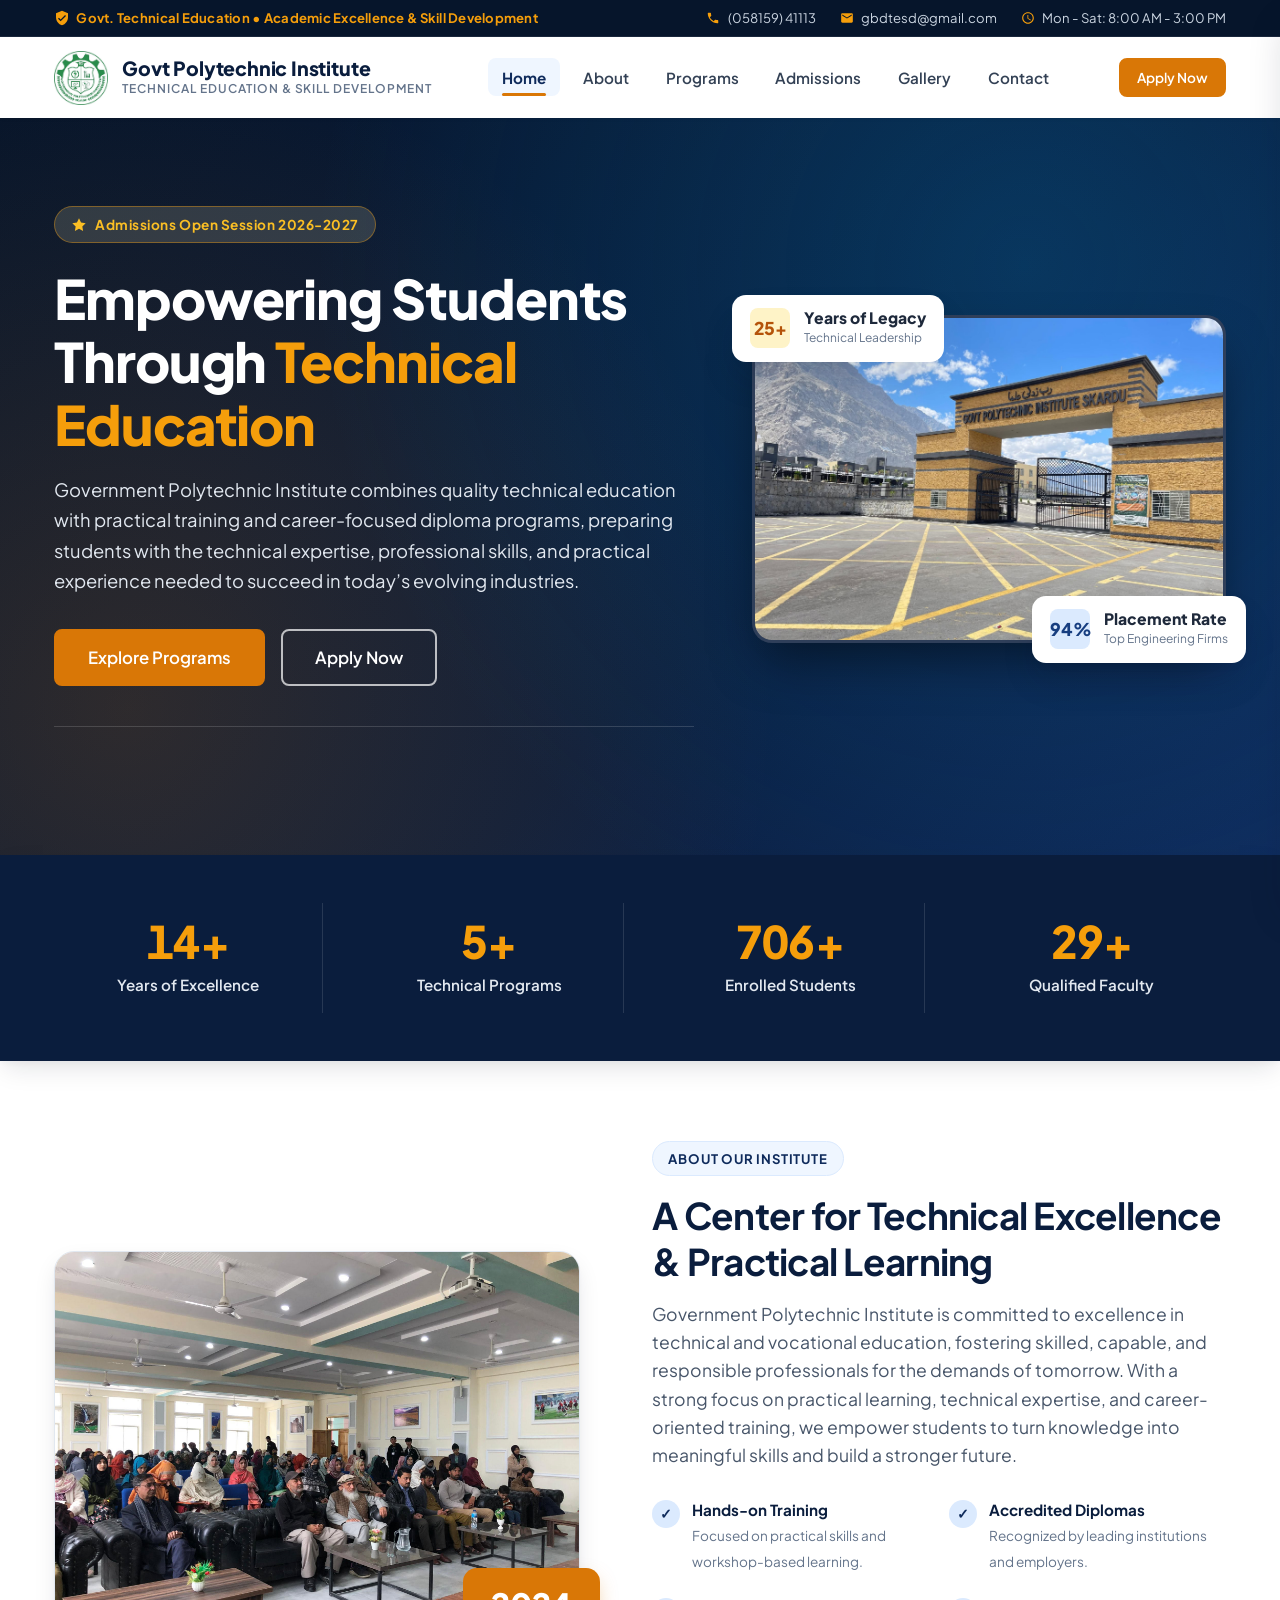
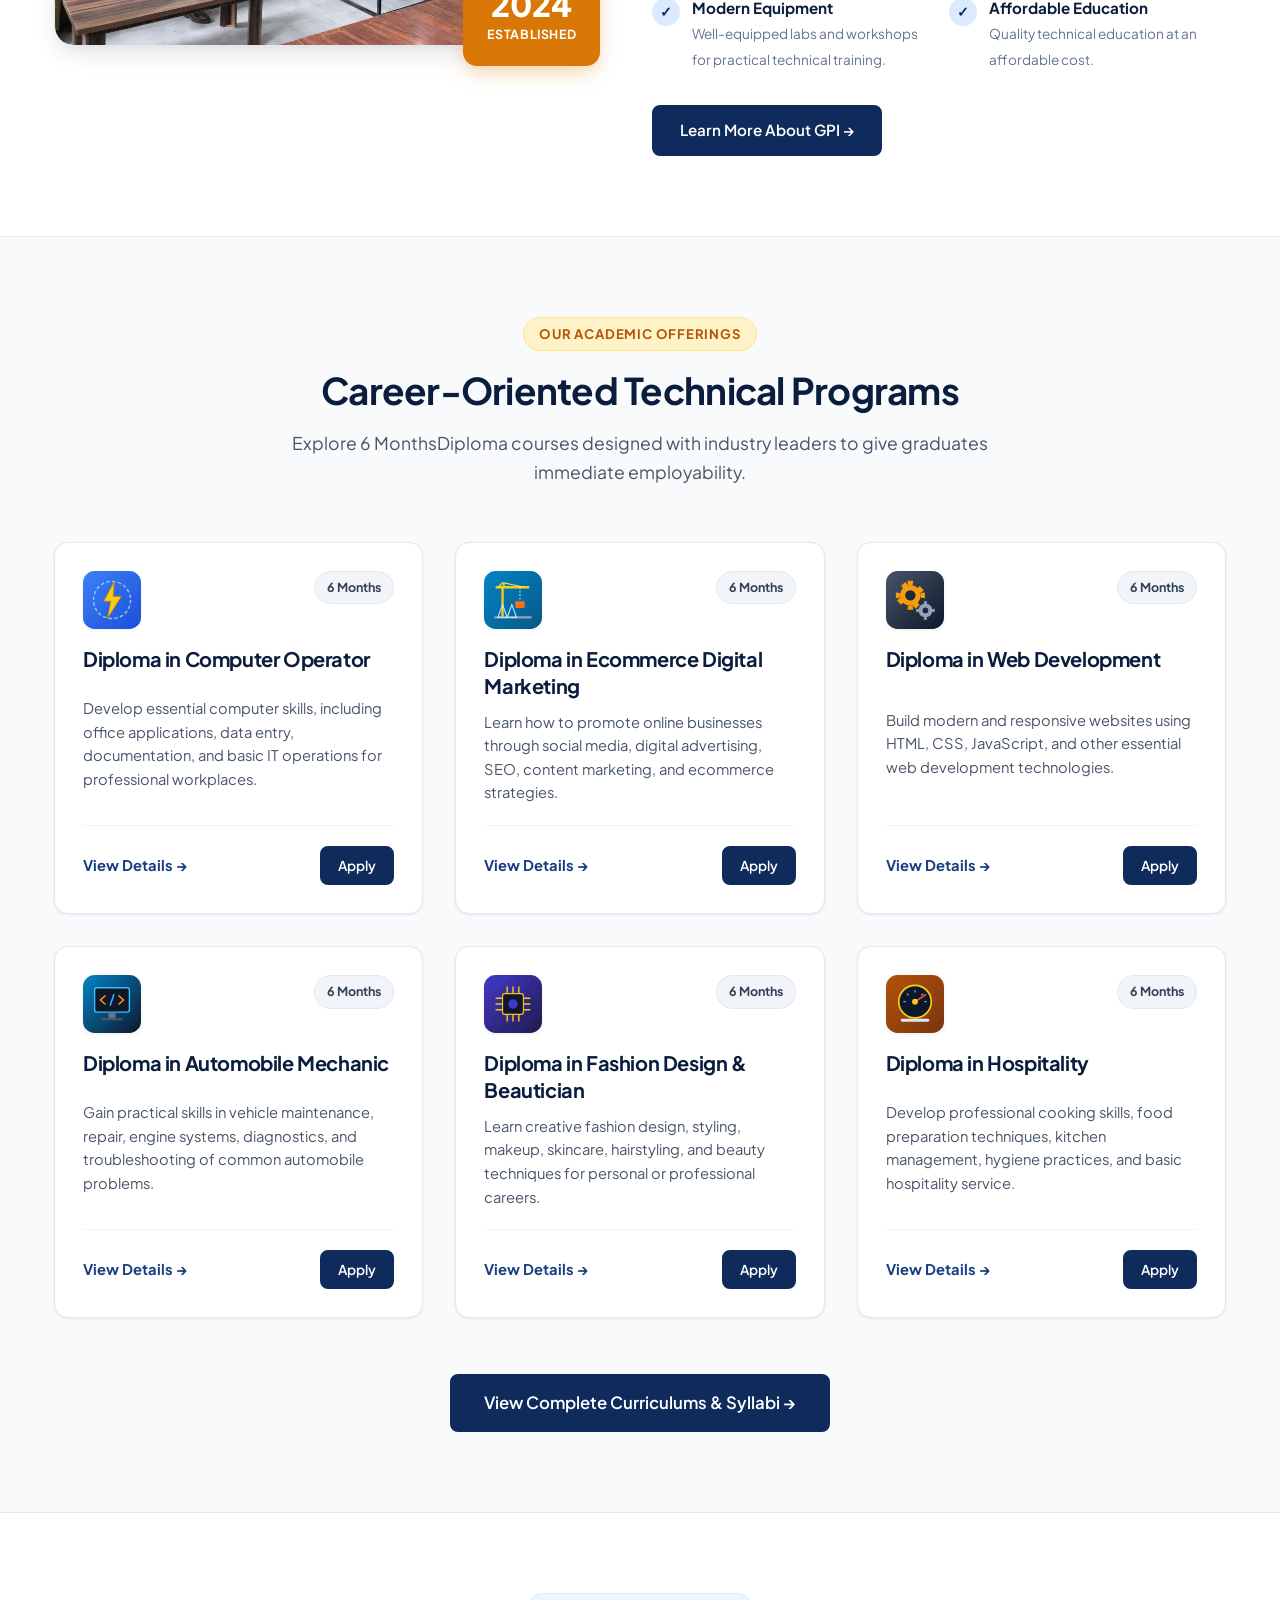
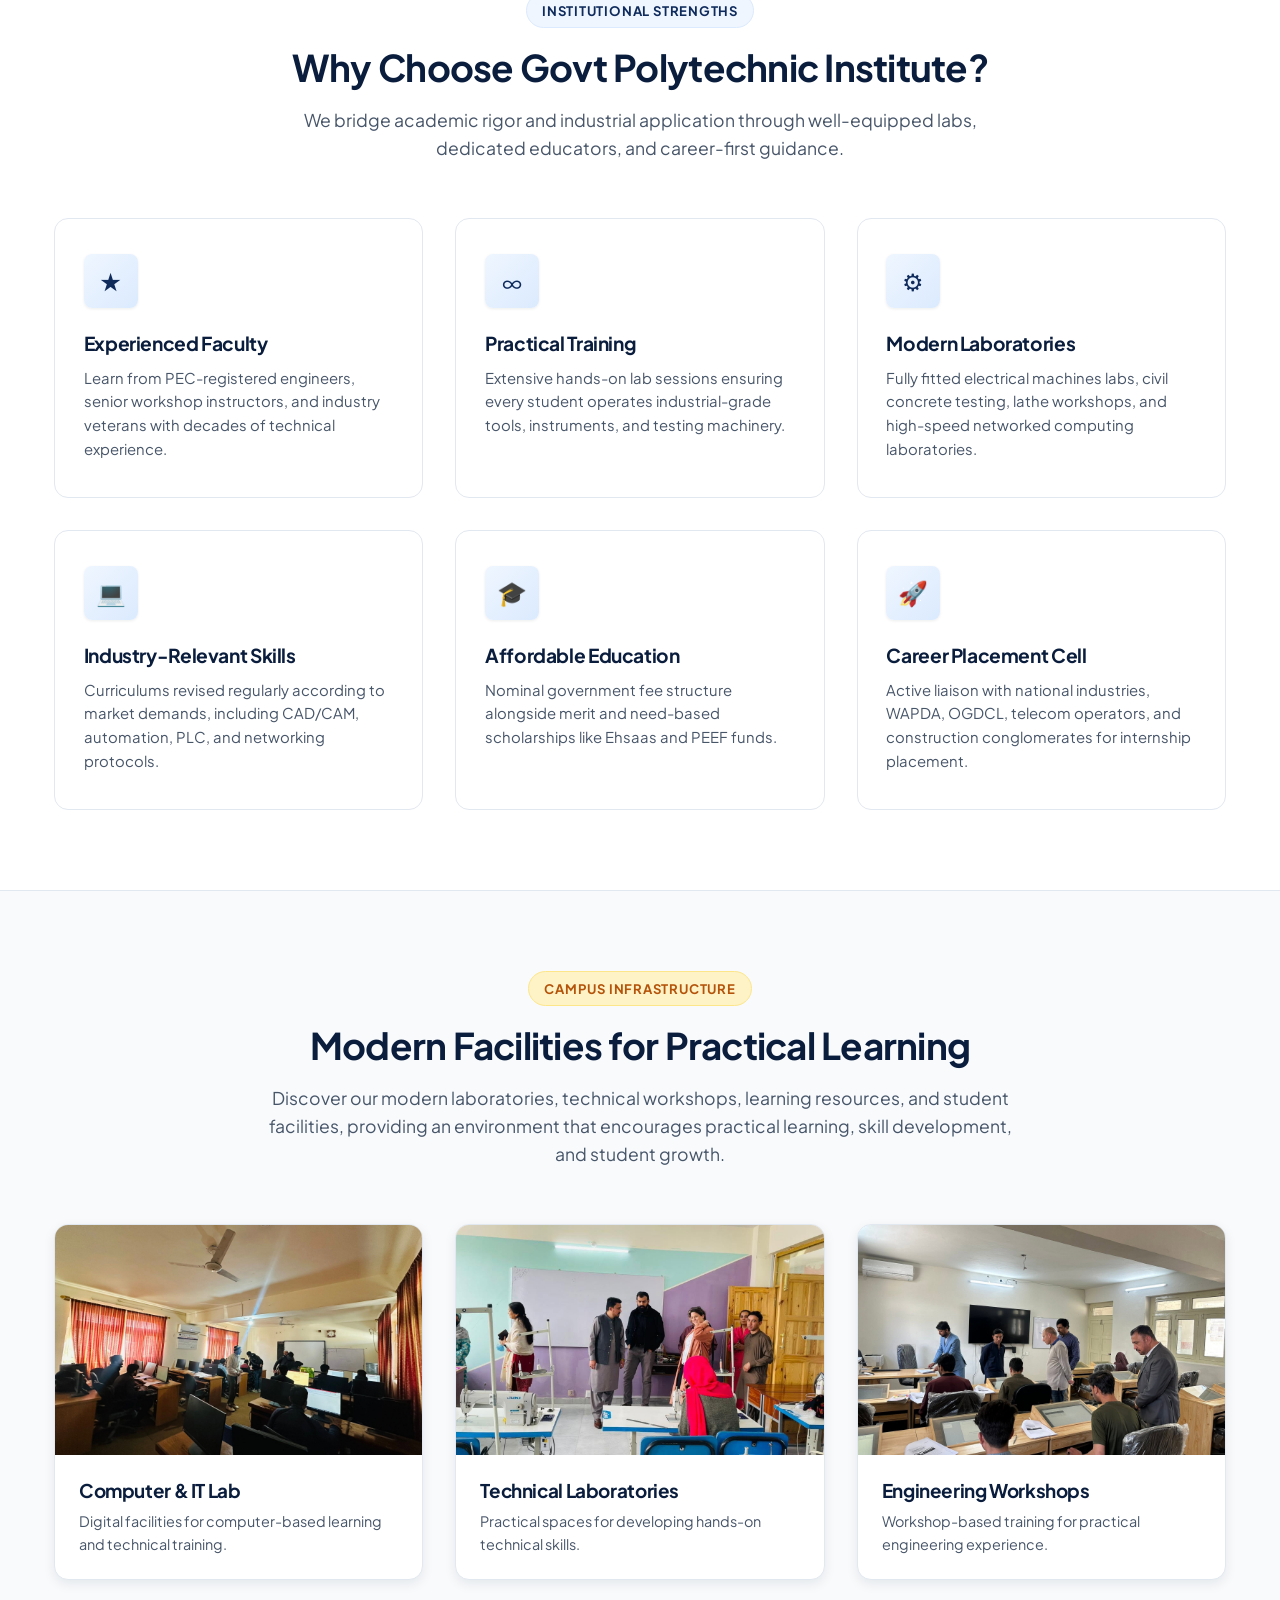
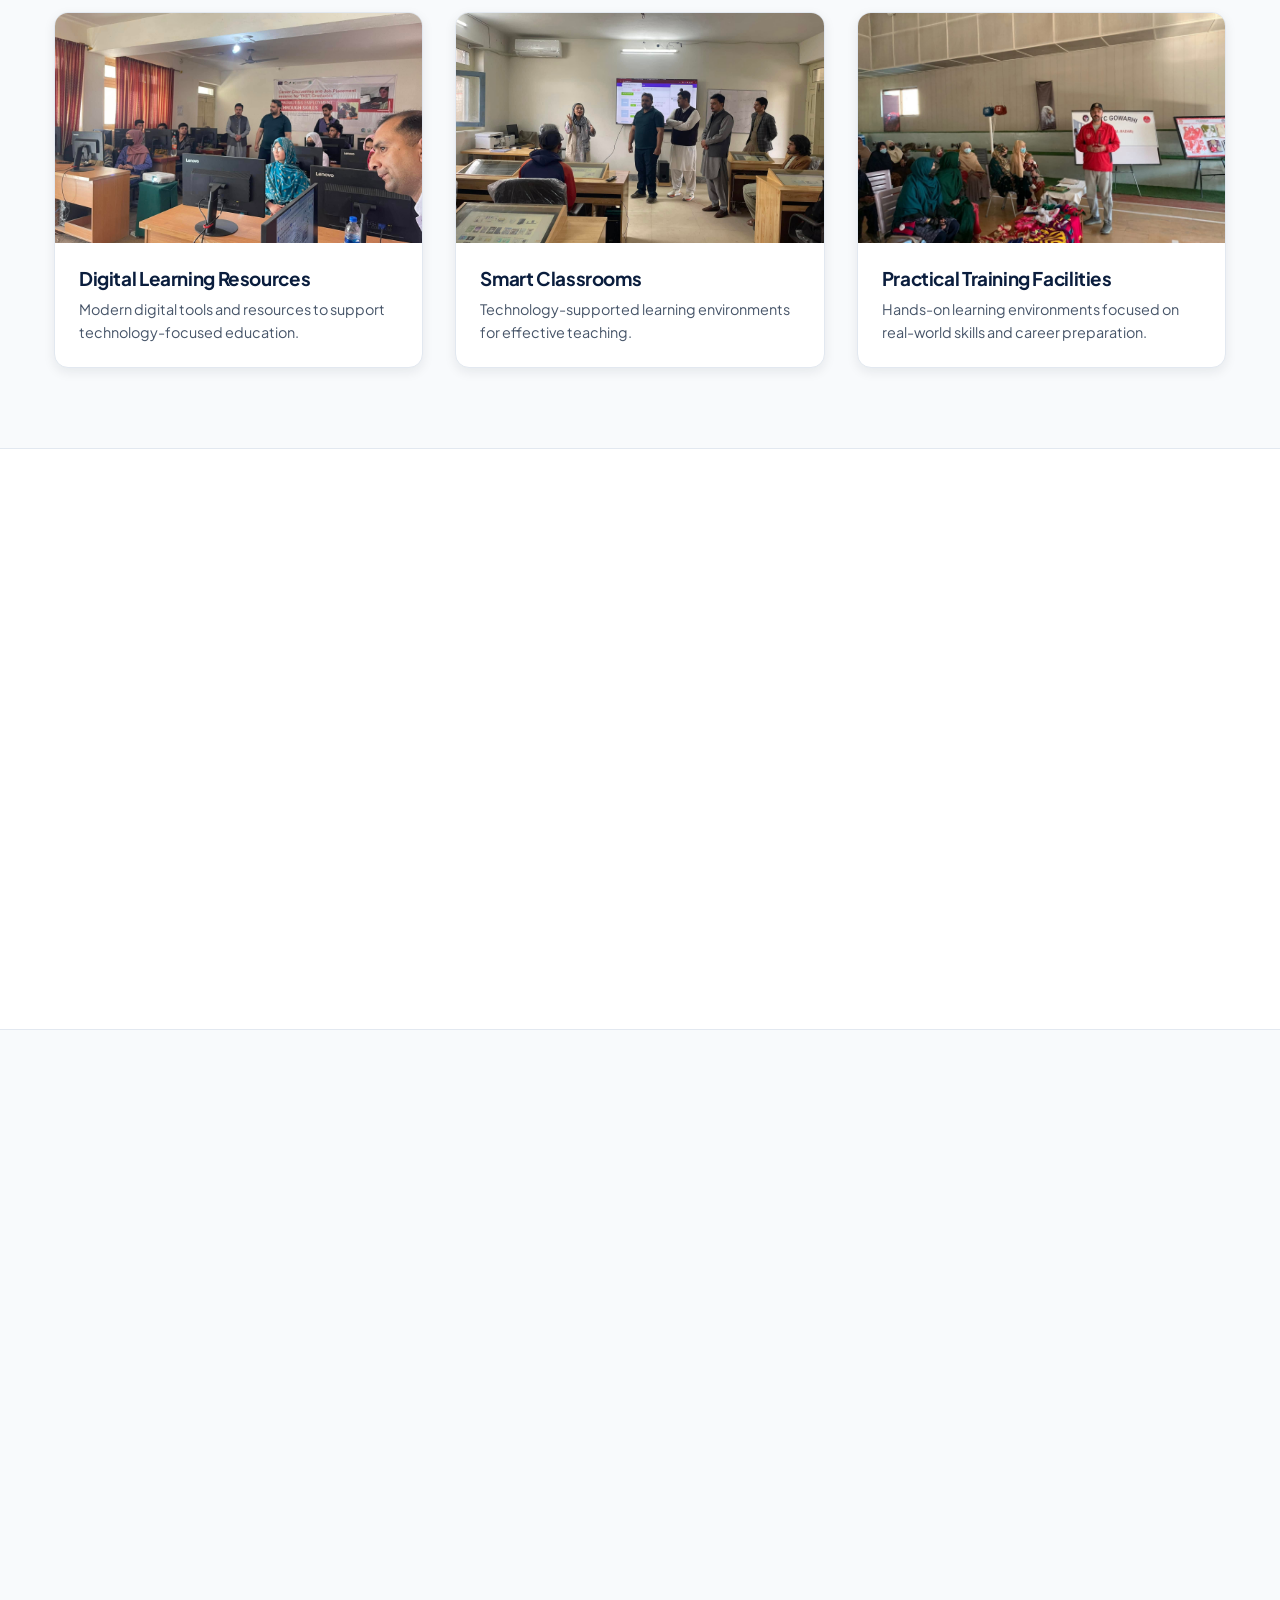
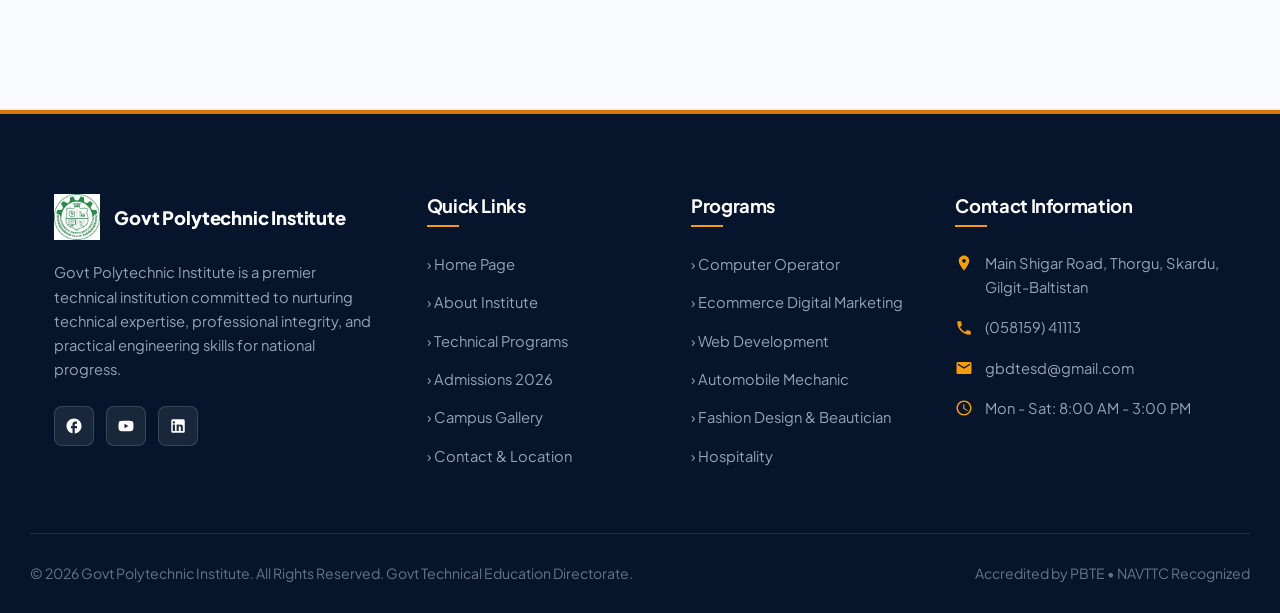
<file: gpit/index.html>
<!DOCTYPE html>
<html lang="en">

<head>
  <meta charset="UTF-8">
  <meta name="viewport" content="width=device-width, initial-scale=1.0">
  <meta http-equiv="X-UA-Compatible" content="ie=edge">
  <title>Govt Polytechnic Institute | Technical Education &amp; Skill Development</title>
  <meta name="description"
    content="Govt Polytechnic Institute offers accredited 3-year Diploma of Associate Engineer (DAE) programs in Electrical, Civil, Mechanical, Automobile Mechanic, and more. Empowering youth with practical skills and career excellence.">
  <meta name="keywords"
    content="Govt Polytechnic Institute, GPI, technical education, DAE diplomas, polytechnic institute, engineering technology, vocational training">
  <meta property="og:title" content="Govt Polytechnic Institute | Technical Education &amp; Skill Development">
  <meta property="og:description"
    content="Premier government technical institution providing practical engineering training and accredited DAE diploma courses.">
  <meta property="og:type" content="website">

  <!-- Google Fonts: Plus Jakarta Sans -->
  <link rel="preconnect" href="https://fonts.googleapis.com">
  <link rel="preconnect" href="https://fonts.gstatic.com" crossorigin>
  <link href="https://fonts.googleapis.com/css2?family=Plus+Jakarta+Sans:wght@400;500;600;700;800&display=swap"
    rel="stylesheet">

  <link rel="stylesheet" href="css/style.css">
</head>

<body>

  <!-- Accessible Skip Link -->
  <a href="#main-content" class="skip-link">Skip to main content</a>

  <!-- Top Information Bar -->
  <header class="site-header">
    <div class="top-bar">
      <div class="container top-bar-inner">
        <div class="govt-tag">
          <svg viewBox="0 0 24 24" width="16" height="16">
            <path fill="currentColor"
              d="M12 1L3 5v6c0 5.55 3.84 10.74 9 12 5.16-1.26 9-6.45 9-12V5l-9-4zm-2 16l-4-4 1.41-1.41L10 14.17l6.59-6.59L18 9l-8 8z" />
          </svg>
          Govt. Technical Education &bull; Academic Excellence &amp; Skill Development
        </div>
        <div class="top-bar-meta">
          <div class="top-bar-item">
            <svg viewBox="0 0 24 24">
              <path
                d="M6.62 10.79c1.44 2.83 3.76 5.14 6.59 6.59l2.2-2.2c.27-.27.67-.36 1.02-.24 1.12.37 2.33.57 3.57.57.55 0 1 .45 1 1V20c0 .55-.45 1-1 1-9.39 0-17-7.61-17-17 0-.55.45-1 1-1h3.5c.55 0 1 .45 1 1 0 1.25.2 2.45.57 3.57.11.35.03.74-.25 1.02l-2.2 2.2z" />
            </svg>
            <span>(058159) 41113</span>
          </div>
          <div class="top-bar-item">
            <svg viewBox="0 0 24 24">
              <path
                d="M20 4H4c-1.1 0-1.99.9-1.99 2L2 18c0 1.1.9 2 2 2h16c1.1 0 2-.9 2-2V6c0-1.1-.9-2-2-2zm0 4l-8 5-8-5V6l8 5 8-5v2z" />
            </svg>
            <a href="mailto:gbdtesd@gmail.com">gbdtesd@gmail.com</a>
          </div>
          <div class="top-bar-item">
            <svg viewBox="0 0 24 24">
              <path
                d="M11.99 2C6.47 2 2 6.48 2 12s4.47 10 9.99 10C17.52 22 22 17.52 22 12S17.52 2 11.99 2zM12 20c-4.42 0-8-3.58-8-8s3.58-8 8-8 8 3.58 8 8-3.58 8-8 8zm.5-13H11v6l5.25 3.15.75-1.23-4.5-2.67z" />
            </svg>
            <span>Mon - Sat: 8:00 AM - 3:00 PM</span>
          </div>
        </div>
      </div>
    </div>

    <!-- Main Navigation Bar -->
    <nav class="main-nav" aria-label="Main Navigation">
      <div class="container nav-container">
        <a href="index.html" class="brand" aria-label="Govt Polytechnic Institute Homepage">
          <img src="images/logo.jpg" alt="Govt Polytechnic Institute Emblem" class="brand-logo">
          <div class="brand-text">
            <span class="brand-title">Govt Polytechnic Institute</span>
            <span class="brand-subtitle">Technical Education &amp; Skill Development</span>
          </div>
        </a>

        <!-- Desktop Menu -->
        <ul class="nav-menu">
          <li><a href="index.html" class="nav-link active">Home</a></li>
          <li><a href="about.html" class="nav-link">About</a></li>
          <li><a href="programs.html" class="nav-link">Programs</a></li>
          <li><a href="admissions.html" class="nav-link">Admissions</a></li>
          <li><a href="gallery.html" class="nav-link">Gallery</a></li>
          <li><a href="contact.html" class="nav-link">Contact</a></li>
        </ul>

        <div class="nav-actions">
          <a href="admissions.html" class="btn btn-gold btn-sm btn-apply-nav">Apply Now</a>
          <button type="button" class="mobile-toggle" aria-label="Open mobile navigation" aria-expanded="false">
            <svg viewBox="0 0 24 24">
              <path d="M3 18h18v-2H3v2zm0-5h18v-2H3v2zm0-7v2h18V6H3z" />
            </svg>
          </button>
        </div>
      </div>
    </nav>
  </header>

  <!-- Mobile Navigation Drawer & Overlay -->
  <div class="mobile-nav-overlay" aria-hidden="true"></div>
  <aside class="mobile-nav-drawer" aria-label="Mobile Navigation Menu">
    <div class="mobile-drawer-header">
      <div class="brand">
        <img src="images/logo.jpg" alt="GPI Logo" width="40" height="40">
        <span class="brand-title" style="font-size: 1.05rem;">GPI Skardu</span>
      </div>
      <button type="button" class="mobile-drawer-close" aria-label="Close menu">&times;</button>
    </div>
    <ul class="mobile-nav-links">
      <li><a href="index.html" class="nav-link active">Home</a></li>
      <li><a href="about.html" class="nav-link">About Us</a></li>
      <li><a href="programs.html" class="nav-link">Technical Programs</a></li>
      <li><a href="admissions.html" class="nav-link">Admissions 2026</a></li>
      <li><a href="gallery.html" class="nav-link">Campus Gallery</a></li>
      <li><a href="contact.html" class="nav-link">Contact &amp; Location</a></li>
    </ul>
    <div class="mobile-drawer-footer">
      <a href="admissions.html" class="btn btn-gold" style="width: 100%;">Apply for Admission</a>
      <div style="margin-top: 1.25rem; font-size: 0.85rem; color: var(--slate-500); text-align: center;">
        Official Directorate of Technical Education
      </div>
    </div>
  </aside>

  <main id="main-content">
    <!-- Hero Section -->
    <section class="hero" aria-label="Welcome to Govt Polytechnic Institute">
      <div class="container hero-grid">
        <div class="hero-content">
          <div class="hero-badge">
            <svg viewBox="0 0 24 24" width="16" height="16" fill="currentColor">
              <path d="M12 2l3.09 6.26L22 9.27l-5 4.87 1.18 6.88L12 17.77l-6.18 3.25L7 14.14 2 9.27l6.91-1.01L12 2z" />
            </svg>
            Admissions Open Session 2026-2027
          </div>
          <h1 class="hero-title">Empowering Students Through <span class="hero-highlight">Technical Education</span>
          </h1>
          <p class="hero-desc">
            Government Polytechnic Institute combines quality technical education with practical
             training and career-focused diploma programs, preparing students with the technical expertise,
              professional skills, and practical experience needed to succeed in today’s evolving industries.

          </p>
          <div class="hero-cta">
            <a href="programs.html" class="btn btn-gold btn-lg">Explore Programs</a>
            <a href="admissions.html" class="btn btn-outline-white btn-lg">Apply Now</a>
          </div>
          <div class="hero-features-list">
            
          </div>
        </div>

        <div class="hero-media">
          <div class="hero-image-wrapper">
            <img src="images/hero.jpg" alt="Govt Polytechnic Institute Academic Campus" width="800" height="500">
          </div>
          <div class="floating-badge floating-badge-top">
            <div class="badge-icon">25+</div>
            <div>
              <div class="badge-text-val">Years of Legacy</div>
              <div class="badge-text-lbl">Technical Leadership</div>
            </div>
          </div>
          <div class="floating-badge floating-badge-bottom">
            <div class="badge-icon badge-icon-blue">94%</div>
            <div>
              <div class="badge-text-val">Placement Rate</div>
              <div class="badge-text-lbl">Top Engineering Firms</div>
            </div>
          </div>
        </div>
      </div>
    </section>

    <!-- Quick Statistics Section -->
    <section class="stats-section" aria-label="Institute Statistics">
      <div class="container">
        <div class="stats-grid">
          <div class="stat-card">
            <div class="stat-number-wrap" data-target="25" data-suffix="+">25+</div>
            <div class="stat-label">Years of Excellence</div>
          </div>
          <div class="stat-card">
            <div class="stat-number-wrap" data-target="10" data-suffix="+">10+</div>
            <div class="stat-label">Technical Programs</div>
          </div>
          <div class="stat-card">
            <div class="stat-number-wrap" data-target="1200" data-suffix="+">1,200+</div>
            <div class="stat-label">Enrolled Students</div>
          </div>
          <div class="stat-card">
            <div class="stat-number-wrap" data-target="50" data-suffix="+">50+</div>
            <div class="stat-label">Qualified Faculty</div>
          </div>
        </div>
      </div>
    </section>

    <!-- About Institute Preview Section -->
    <section class="section" aria-label="About Govt Polytechnic Institute">
      <div class="container about-preview-grid">
        <div class="about-preview-image reveal-on-scroll">
          <div class="about-img-box">
            <img src="images/image.webp" alt="Students in Modern Multimedia Lecture Hall" width="800"
              height="500">
          </div>
          <div class="experience-badge">
            <span class="exp-years">2024</span>
            <span class="exp-label">Established</span>
          </div>
        </div>

        <div class="about-preview-content reveal-on-scroll">
          <span class="section-badge">About Our Institute</span>
          <h2 class="section-title">A Center for Technical Excellence &amp; Practical Learning</h2>
          <p class="section-subtitle">
            Government Polytechnic Institute is committed to excellence in technical and vocational education, fostering skilled, capable, and responsible professionals for the demands of tomorrow. With a strong focus on practical learning, technical expertise, and career-oriented training, we empower students to turn knowledge into meaningful skills and build a stronger future.

          </p>
          <div class="about-feature-points">
            <div class="point-item">
              <div class="point-icon">&check;</div>
              <div>
                <strong>Hands-on Training</strong>
                <span>Focused on practical skills and workshop-based learning.</span>
              </div>
            </div>
            <div class="point-item">
              <div class="point-icon">&check;</div>
              <div>
                <strong>Accredited Diplomas</strong>
                <span>Recognized by leading institutions and employers.</span>
              </div>
            </div>
            <div class="point-item">
              <div class="point-icon">&check;</div>
              <div>
                <strong>Modern Equipment</strong>
                <span>Well-equipped labs and workshops for practical technical training.</span>
              </div>
            </div>
            <div class="point-item">
              <div class="point-icon">&check;</div>
              <div>
                <strong>Affordable Education</strong>
                <span>Quality technical education at an affordable cost.</span>
              </div>
            </div>
          </div>
          <a href="about.html" class="btn btn-primary">Learn More About GPI &rarr;</a>
        </div>
      </div>
    </section>

    <!-- Technical Programs Preview -->
    <section class="section section-light" aria-label="Technical Programs">
      <div class="container">
        <div class="section-header reveal-on-scroll">
          <span class="section-badge badge-gold">Our Academic Offerings</span>
          <h2 class="section-title">Career-Oriented Technical Programs</h2>
          <p class="section-subtitle">
            Explore 6 MonthsDiploma courses designed with industry leaders to give graduates
            immediate employability.
          </p>
        </div>

        <div class="programs-grid">
          <!-- Program 1: Electrical -->
          <article class="program-card reveal-on-scroll">
            <div class="program-card-header">
              <div class="program-icon-box">
                <img src="images/programs/electrical.svg" alt="Computer Operator Icon" width="58" height="58">
              </div>
              <span class="duration-pill">6 Months</span>
            </div>
            <div class="program-card-body">
              <h3 class="program-title">Diploma in Computer Operator</h3>
              <p class="program-desc">
                Develop essential computer skills, including office applications, data entry, documentation, and basic
                IT operations for professional workplaces.
              </p>

              <div class="program-card-footer">
                <a href="programs.html#electrical" class="program-link">View Details &rarr;</a>
                <a href="admissions.html?program=electrical" class="btn btn-sm btn-primary">Apply</a>
              </div>
            </div>
          </article>

          <!-- Program 2: Civil -->
          <article class="program-card reveal-on-scroll">
            <div class="program-card-header">
              <div class="program-icon-box">
                <img src="images/programs/civil.svg" alt="Ecommerce Digital Marketing Icon" width="58" height="58">
              </div>
              <span class="duration-pill">6 Months</span>
            </div>
            <div class="program-card-body">
              <h3 class="program-title">Diploma in Ecommerce Digital Marketing</h3>
              <p class="program-desc">
                Learn how to promote online businesses through social media, digital advertising, SEO, content
                marketing, and ecommerce strategies.
              </p>

              <div class="program-card-footer">
                <a href="programs.html#civil" class="program-link">View Details &rarr;</a>
                <a href="admissions.html?program=civil" class="btn btn-sm btn-primary">Apply</a>
              </div>
            </div>
          </article>

          <!-- Program 3: Mechanical -->
          <article class="program-card reveal-on-scroll">
            <div class="program-card-header">
              <div class="program-icon-box">
                <img src="images/programs/mechanical.svg" alt="Web Development Icon" width="58" height="58">
              </div>
              <span class="duration-pill">6 Months</span>
            </div>
            <div class="program-card-body">
              <h3 class="program-title">Diploma in Web Development</h3>
              <p class="program-desc">
                Build modern and responsive websites using HTML, CSS, JavaScript, and other essential web development
                technologies.
              </p>

              <div class="program-card-footer">
                <a href="programs.html#mechanical" class="program-link">View Details &rarr;</a>
                <a href="admissions.html?program=mechanical" class="btn btn-sm btn-primary">Apply</a>
              </div>
            </div>
          </article>

          <!-- Program 4: Automobile Mechanic -->
          <article class="program-card reveal-on-scroll">
            <div class="program-card-header">
              <div class="program-icon-box">
                <img src="images/programs/computer.svg" alt="Automobile Mechanic Icon" width="58" height="58">
              </div>
              <span class="duration-pill">6 Months</span>
            </div>
            <div class="program-card-body">
              <h3 class="program-title">Diploma in Automobile Mechanic</h3>
              <p class="program-desc">
                Gain practical skills in vehicle maintenance, repair, engine systems, diagnostics, and troubleshooting
                of common automobile problems.

              </p>

              <div class="program-card-footer">
                <a href="programs.html#computer" class="program-link">View Details &rarr;</a>
                <a href="admissions.html?program=computer" class="btn btn-sm btn-primary">Apply</a>
              </div>
            </div>
          </article>

          <!-- Program 5: Electronics -->
          <article class="program-card reveal-on-scroll">
            <div class="program-card-header">
              <div class="program-icon-box">
                <img src="images/programs/electronics.svg" alt="Fashion Design &amp;  Beautician Icon" width="58" height="58">
              </div>
              <span class="duration-pill">6 Months</span>
            </div>
            <div class="program-card-body">
              <h3 class="program-title">Diploma in Fashion Design &amp;  Beautician</h3>
              <p class="program-desc">
                Learn creative fashion design, styling, makeup, skincare, hairstyling, and beauty techniques for
                personal or professional careers.
              </p>

              <div class="program-card-footer">
                <a href="programs.html#electronics" class="program-link">View Details &rarr;</a>
                <a href="admissions.html?program=electronics" class="btn btn-sm btn-primary">Apply</a>
              </div>
            </div>
          </article>

          <!-- Program 6: Auto & Diesel -->
          <article class="program-card reveal-on-scroll">
            <div class="program-card-header">
              <div class="program-icon-box">
                <img src="images/programs/autodiesel.svg" alt="Auto & Diesel Technology Icon" width="58" height="58">
              </div>
              <span class="duration-pill">6 Months</span>
            </div>
            <div class="program-card-body">
              <h3 class="program-title">Diploma in Hospitality</h3>
              <p class="program-desc">
                Develop professional cooking skills, food preparation techniques, kitchen management, hygiene practices,
                and basic hospitality service.
              </p>

              <div class="program-card-footer">
                <a href="programs.html#autodiesel" class="program-link">View Details &rarr;</a>
                <a href="admissions.html?program=autodiesel" class="btn btn-sm btn-primary">Apply</a>
              </div>
            </div>
          </article>
        </div>

        <div style="text-align: center; margin-top: 3.5rem;">
          <a href="programs.html" class="btn btn-primary btn-lg">View Complete Curriculums &amp; Syllabi &rarr;</a>
        </div>
      </div>
    </section>

    <!-- Why Choose Us Section -->
    <section class="section" aria-label="Why Choose Govt Polytechnic Institute">
      <div class="container">
        <div class="section-header reveal-on-scroll">
          <span class="section-badge">Institutional Strengths</span>
          <h2 class="section-title">Why Choose Govt Polytechnic Institute?</h2>
          <p class="section-subtitle">
            We bridge academic rigor and industrial application through well-equipped labs, dedicated educators, and
            career-first guidance.
          </p>
        </div>

        <div class="why-us-grid">
          <div class="feature-card reveal-on-scroll">
            <div class="feature-icon-wrap">&starf;</div>
            <h3 class="feature-title">Experienced Faculty</h3>
            <p class="feature-text">
              Learn from PEC-registered engineers, senior workshop instructors, and industry veterans with decades of
              technical experience.
            </p>
          </div>

          <div class="feature-card reveal-on-scroll">
            <div class="feature-icon-wrap">&infin;</div>
            <h3 class="feature-title">Practical Training</h3>
            <p class="feature-text">
              Extensive hands-on lab sessions ensuring every student operates industrial-grade tools, instruments, and
              testing machinery.
            </p>
          </div>

          <div class="feature-card reveal-on-scroll">
            <div class="feature-icon-wrap">&#9881;</div>
            <h3 class="feature-title">Modern Laboratories</h3>
            <p class="feature-text">
              Fully fitted electrical machines labs, civil concrete testing, lathe workshops, and high-speed networked
              computing laboratories.
            </p>
          </div>

          <div class="feature-card reveal-on-scroll">
            <div class="feature-icon-wrap">&#128187;</div>
            <h3 class="feature-title">Industry-Relevant Skills</h3>
            <p class="feature-text">
              Curriculums revised regularly according to market demands, including CAD/CAM, automation, PLC, and
              networking protocols.
            </p>
          </div>

          <div class="feature-card reveal-on-scroll">
            <div class="feature-icon-wrap">&#127891;</div>
            <h3 class="feature-title">Affordable Education</h3>
            <p class="feature-text">
              Nominal government fee structure alongside merit and need-based scholarships like Ehsaas and PEEF funds.
            </p>
          </div>

          <div class="feature-card reveal-on-scroll">
            <div class="feature-icon-wrap">&#128640;</div>
            <h3 class="feature-title">Career Placement Cell</h3>
            <p class="feature-text">
              Active liaison with national industries, WAPDA, OGDCL, telecom operators, and construction conglomerates
              for internship placement.
            </p>
          </div>
        </div>
      </div>
    </section>

    <!-- Campus / Facilities Section -->
    <section class="section section-light" aria-label="Campus Facilities">
      <div class="container">
        <div class="section-header reveal-on-scroll">
          <span class="section-badge badge-gold">Campus Infrastructure</span>
          <h2 class="section-title">Modern Facilities for Practical Learning</h2>
          <p class="section-subtitle">
            Discover our modern laboratories, technical workshops, learning resources, 
            and student facilities, providing an environment that encourages practical learning, skill development,
             and student growth.
          </p>
        </div>

        <div class="facilities-grid">
          <div class="facility-card reveal-on-scroll">
            <div class="facility-img-wrap">
              <img src="images/image2.webp" alt="Modern High-Tech Computing Lab" width="800" height="500">
            </div>
            <div class="facility-content">
              <h3 class="facility-title">Computer &amp; IT Lab</h3>
              <p class="facility-desc">Digital facilities for computer-based learning and technical training.</p>
            </div>
          </div>

          <div class="facility-card reveal-on-scroll">
            <div class="facility-img-wrap">
              <img src="images/image3.webp" alt="Electrical Power & Circuit Laboratory" width="800"
                height="500">
            </div>
            <div class="facility-content">
              <h3 class="facility-title">Technical Laboratories</h3>
              <p class="facility-desc">Practical spaces for developing hands-on technical skills.</p>
            </div>
          </div>

          <div class="facility-card reveal-on-scroll">
            <div class="facility-img-wrap">
              <img src="images/image4.webp" alt="Heavy Mechanical Workshop" width="800" height="500">
            </div>
            <div class="facility-content">
              <h3 class="facility-title">Engineering Workshops</h3>
              <p class="facility-desc">Workshop-based training for practical engineering experience.</p>
            </div>
          </div>

          <div class="facility-card reveal-on-scroll">
            <div class="facility-img-wrap">
              <img src="images/image5.webp" alt="Civil Surveying & Materials Lab" width="800" height="500">
            </div>
            <div class="facility-content">
              <h3 class="facility-title">Digital Learning Resources</h3>
              <p class="facility-desc">Modern digital tools and resources to support technology-focused education.</p>
            </div>
          </div>

          <div class="facility-card reveal-on-scroll">
            <div class="facility-img-wrap">
              <img src="images/image6.webp" alt="Central Library & Digital Resource Center" width="800"
                height="500">
            </div>
            <div class="facility-content">
              <h3 class="facility-title">Smart Classrooms</h3>
              <p class="facility-desc">Technology-supported learning environments for effective teaching.</p>
            </div>
          </div>

          <div class="facility-card reveal-on-scroll">
            <div class="facility-img-wrap">
              <img src="images/image7.webp" alt="Sports Grounds and Extracurricular Competitions"
                width="800" height="500">
            </div>
            <div class="facility-content">
              <h3 class="facility-title">Practical Training Facilities</h3>
              <p class="facility-desc">Hands-on learning environments focused on real-world skills and career preparation.</p>
            </div>
          </div>
        </div>
      </div>
    </section>

    <!-- Admission CTA Banner -->
    <section class="section" aria-label="Apply for Admission">
      <div class="container">
        <div class="cta-banner reveal-on-scroll">
          <div class="cta-content">
            <span class="section-badge badge-gold" style="color: var(--primary-950); background: #fef08a;">Admissions
              Open 2026-27</span>
            <h2 class="cta-title">Start Your Technical Career Today</h2>
            <p class="cta-text">
             Secure your future with a government-accredited Diploma in Associate Engineering. Admissions are currently open 
             for both Morning and Evening shifts on merit basis. Complete your online form in minutes!
            </p>
            <div class="cta-buttons">
              <a href="admissions.html" class="btn btn-gold btn-lg">Apply for Admission &rarr;</a>
              <a href="admissions.html#eligibility" class="btn btn-outline-white btn-lg">Check Eligibility Criteria</a>
            </div>
          </div>
        </div>
      </div>
    </section>

    <!-- Latest News / Announcements Section -->
    <section class="section section-light" aria-label="Latest Announcements">
      <div class="container">
        <div class="section-header reveal-on-scroll">
          <span class="section-badge">Notice Board</span>
          <h2 class="section-title">Latest News &amp; Announcements</h2>
          <p class="section-subtitle">
            Access the latest information on admissions, academic activities, examination schedules, student opportunities, and important institute announcements.

          </p>
        </div>

        <div class="announcements-grid">
          <article class="announcement-card reveal-on-scroll">
            <div class="announcement-meta">
              <span class="announcement-tag tag-urgent">Admissions</span>
              <span class="announcement-date">Sept 10, 2026</span>
            </div>
            <h3 class="announcement-title">Admissions Open for DAE Academic Session 2026-27</h3>
            <p class="announcement-desc">
              Applications are officially invited for 3-year Programs across all engineering technologies. Last date
              for submission of online applications is October 15, 2026.
            </p>
            <button type="button" class="announcement-link">Read Full Notice &rarr;</button>
          </article>

          <article class="announcement-card reveal-on-scroll">
            <div class="announcement-meta">
              <span class="announcement-tag">Examination</span>
              <span class="announcement-date">Sept 05, 2026</span>
            </div>
            <h3 class="announcement-title">PBTE Annual Examination Date Sheet Issued</h3>
            <p class="announcement-desc">
              Punjab Board of Technical Education has released the final examination schedule for 1st, 2nd, and 3rd year
              students. Roll number slips can be collected from departments.
            </p>
            <button type="button" class="announcement-link">Read Full Notice &rarr;</button>
          </article>

          <article class="announcement-card reveal-on-scroll">
            <div class="announcement-meta">
              <span class="announcement-tag">Scholarships</span>
              <span class="announcement-date">Aug 28, 2026</span>
            </div>
            <h3 class="announcement-title">Ehsaas &amp; PEEF Need-Based Scholarship Applications</h3>
            <p class="announcement-desc">
              Eligible enrolled students can submit applications for financial assistance and merit fee waivers. Submit
              attested income documents to the Student Affairs Office.
            </p>
            <button type="button" class="announcement-link">Read Full Notice &rarr;</button>
          </article>
        </div>
      </div>
    </section>
  </main>

  <!-- Announcement Preview Modal -->
  <div id="announcementModal" class="modal-overlay" aria-hidden="true" role="dialog"
    aria-labelledby="announceModalTitle">
    <div class="modal-dialog">
      <button type="button" class="modal-close-btn js-close-modal" aria-label="Close dialog">&times;</button>
      <span class="section-badge" style="margin-bottom: 0.5rem;">Official Notice</span>
      <h3 id="announceModalTitle" class="modal-title js-announce-title"
        style="text-align: left; margin-bottom: 0.25rem;">Announcement Title</h3>
      <div class="js-announce-date" style="font-size: 0.85rem; color: var(--slate-500); margin-bottom: 1.25rem;">Date
      </div>
      <div class="js-announce-body" style="line-height: 1.7; color: var(--slate-700); margin-bottom: 1.75rem;">
        Notice body text will load dynamically.
      </div>
      <div style="text-align: right;">
        <button type="button" class="btn btn-primary js-close-modal">Dismiss Notice</button>
      </div>
    </div>
  </div>

  <!-- Footer -->
  <footer class="site-footer">
    <div class="container footer-grid">
      <!-- Col 1: Brand & Info -->
      <div class="footer-col">
        <div class="footer-brand">
          <img src="images/logo.jpg" alt="GPI Logo" width="46" height="46">
          <span class="brand-title" style="font-size: 1.15rem;">Govt Polytechnic Institute</span>
        </div>
        <p class="footer-desc">
          Govt Polytechnic Institute is a premier technical institution committed to nurturing technical expertise,
          professional integrity, and practical engineering skills for national progress.
        </p>
        <div class="footer-social-links">
          <a href="https://facebook.com" target="_blank" rel="noopener noreferrer" class="social-btn"
            aria-label="Facebook">
            <svg viewBox="0 0 24 24" width="18" height="18" fill="currentColor">
              <path
                d="M22 12c0-5.52-4.48-10-10-10S2 6.48 2 12c0 4.84 3.44 8.87 8 9.8V15H8v-3h2V9.5C10 7.57 11.57 6 13.5 6H16v3h-2c-.55 0-1 .45-1 1v2h3v3h-3v6.95c5.05-.5 9-4.76 9-9.95z" />
            </svg>
          </a>
          <a href="https://youtube.com" target="_blank" rel="noopener noreferrer" class="social-btn"
            aria-label="YouTube">
            <svg viewBox="0 0 24 24" width="18" height="18" fill="currentColor">
              <path
                d="M21.58 7.19c-.23-.86-.91-1.54-1.77-1.77C18.25 5 12 5 12 5s-6.25 0-7.81.42c-.86.23-1.54.91-1.77 1.77C2 8.75 2 12 2 12s0 3.25.42 4.81c.23.86.91 1.54 1.77 1.77C5.75 19 12 19 12 19s6.25 0 7.81-.42c.86-.23 1.54-.91 1.77-1.77C22 15.25 22 12 22 12s0-3.25-.42-4.81zM10 15V9l5.2 3-5.2 3z" />
            </svg>
          </a>
          <a href="https://linkedin.com" target="_blank" rel="noopener noreferrer" class="social-btn"
            aria-label="LinkedIn">
            <svg viewBox="0 0 24 24" width="18" height="18" fill="currentColor">
              <path
                d="M19 3a2 2 0 0 1 2 2v14a2 2 0 0 1-2 2H5a2 2 0 0 1-2-2V5a2 2 0 0 1 2-2h14m-.5 15.5v-5.3a3.26 3.26 0 0 0-3.26-3.26c-.85 0-1.84.52-2.28 1.3v-1.11h-2.79v8.37h2.79v-4.93c0-.77.62-1.4 1.39-1.4a1.4 1.4 0 0 1 1.4 1.4v4.93h2.75M6.46 8.76a1.6 1.6 0 0 0 1.6-1.6 1.6 1.6 0 0 0-1.6-1.6 1.6 1.6 0 0 0-1.6 1.6 1.6 1.6 0 0 0 1.6 1.6m1.4 9.74v-8.37H5.06v8.37h2.8z" />
            </svg>
          </a>
        </div>
      </div>

      <!-- Col 2: Quick Links -->
      <div class="footer-col">
        <h4 class="footer-heading">Quick Links</h4>
        <ul class="footer-links-list">
          <li class="footer-link-item"><a href="index.html">&rsaquo; Home Page</a></li>
          <li class="footer-link-item"><a href="about.html">&rsaquo; About Institute</a></li>
          <li class="footer-link-item"><a href="programs.html">&rsaquo; Technical Programs</a></li>
          <li class="footer-link-item"><a href="admissions.html">&rsaquo; Admissions 2026</a></li>
          <li class="footer-link-item"><a href="gallery.html">&rsaquo; Campus Gallery</a></li>
          <li class="footer-link-item"><a href="contact.html">&rsaquo; Contact &amp; Location</a></li>
        </ul>
      </div>

      <!-- Col 3: Programs -->
      <div class="footer-col">
        <h4 class="footer-heading">Programs</h4>
        <ul class="footer-links-list">
          <li class="footer-link-item"><a href="programs.html#electrical">&rsaquo; Computer Operator</a></li>
          <li class="footer-link-item"><a href="programs.html#civil">&rsaquo; Ecommerce Digital Marketing</a></li>
          <li class="footer-link-item"><a href="programs.html#mechanical">&rsaquo; Web Development</a></li>
          <li class="footer-link-item"><a href="programs.html#computer">&rsaquo; Automobile Mechanic</a></li>
          <li class="footer-link-item"><a href="programs.html#electronics">&rsaquo; Fashion Design &amp;  Beautician</a></li>
          <li class="footer-link-item"><a href="programs.html#autodiesel">&rsaquo; Hospitality</a></li>
        </ul>
      </div>

      <!-- Col 4: Contact -->
      <div class="footer-col">
        <h4 class="footer-heading">Contact Information</h4>
        <div class="footer-contact-list">
          <div class="footer-contact-item">
            <svg viewBox="0 0 24 24">
              <path
                d="M12 2C8.13 2 5 5.13 5 9c0 5.25 7 13 7 13s7-7.75 7-13c0-3.87-3.13-7-7-7zm0 9.5c-1.38 0-2.5-1.12-2.5-2.5s1.12-2.5 2.5-2.5 2.5 1.12 2.5 2.5-1.12 2.5-2.5 2.5z" />
            </svg>
            <span>Main Shigar Road, Thorgu, Skardu, Gilgit-Baltistan</span>
          </div>
          <div class="footer-contact-item">
            <svg viewBox="0 0 24 24">
              <path
                d="M6.62 10.79c1.44 2.83 3.76 5.14 6.59 6.59l2.2-2.2c.27-.27.67-.36 1.02-.24 1.12.37 2.33.57 3.57.57.55 0 1 .45 1 1V20c0 .55-.45 1-1 1-9.39 0-17-7.61-17-17 0-.55.45-1 1-1h3.5c.55 0 1 .45 1 1 0 1.25.2 2.45.57 3.57.11.35.03.74-.25 1.02l-2.2 2.2z" />
            </svg>
            <span>(058159) 41113</span>
          </div>
          <div class="footer-contact-item">
            <svg viewBox="0 0 24 24">
              <path
                d="M20 4H4c-1.1 0-1.99.9-1.99 2L2 18c0 1.1.9 2 2 2h16c1.1 0 2-.9 2-2V6c0-1.1-.9-2-2-2zm0 4l-8 5-8-5V6l8 5 8-5v2z" />
            </svg>
            <span>gbdtesd@gmail.com</span>
          </div>
          <div class="footer-contact-item">
            <svg viewBox="0 0 24 24">
              <path
                d="M11.99 2C6.47 2 2 6.48 2 12s4.47 10 9.99 10C17.52 22 22 17.52 22 12S17.52 2 11.99 2zM12 20c-4.42 0-8-3.58-8-8s3.58-8 8-8 8 3.58 8 8-3.58 8-8 8zm.5-13H11v6l5.25 3.15.75-1.23-4.5-2.67z" />
            </svg>
            <span>Mon - Sat: 8:00 AM - 3:00 PM</span>
          </div>
        </div>
      </div>
    </div>

    <!-- Bottom Bar -->
    <div class="container footer-bottom">
      <div>
        &copy; 2026 Govt Polytechnic Institute. All Rights Reserved. Govt Technical Education Directorate.
      </div>
      <div>
        Accredited by PBTE &bull; NAVTTC Recognized
      </div>
    </div>
  </footer>

  <!-- Floating Back to Top Button -->
  <button type="button" class="back-to-top" aria-label="Back to top of page">&uarr;</button>

  <script src="js/script.js"></script>
</body>

</html>
</file>
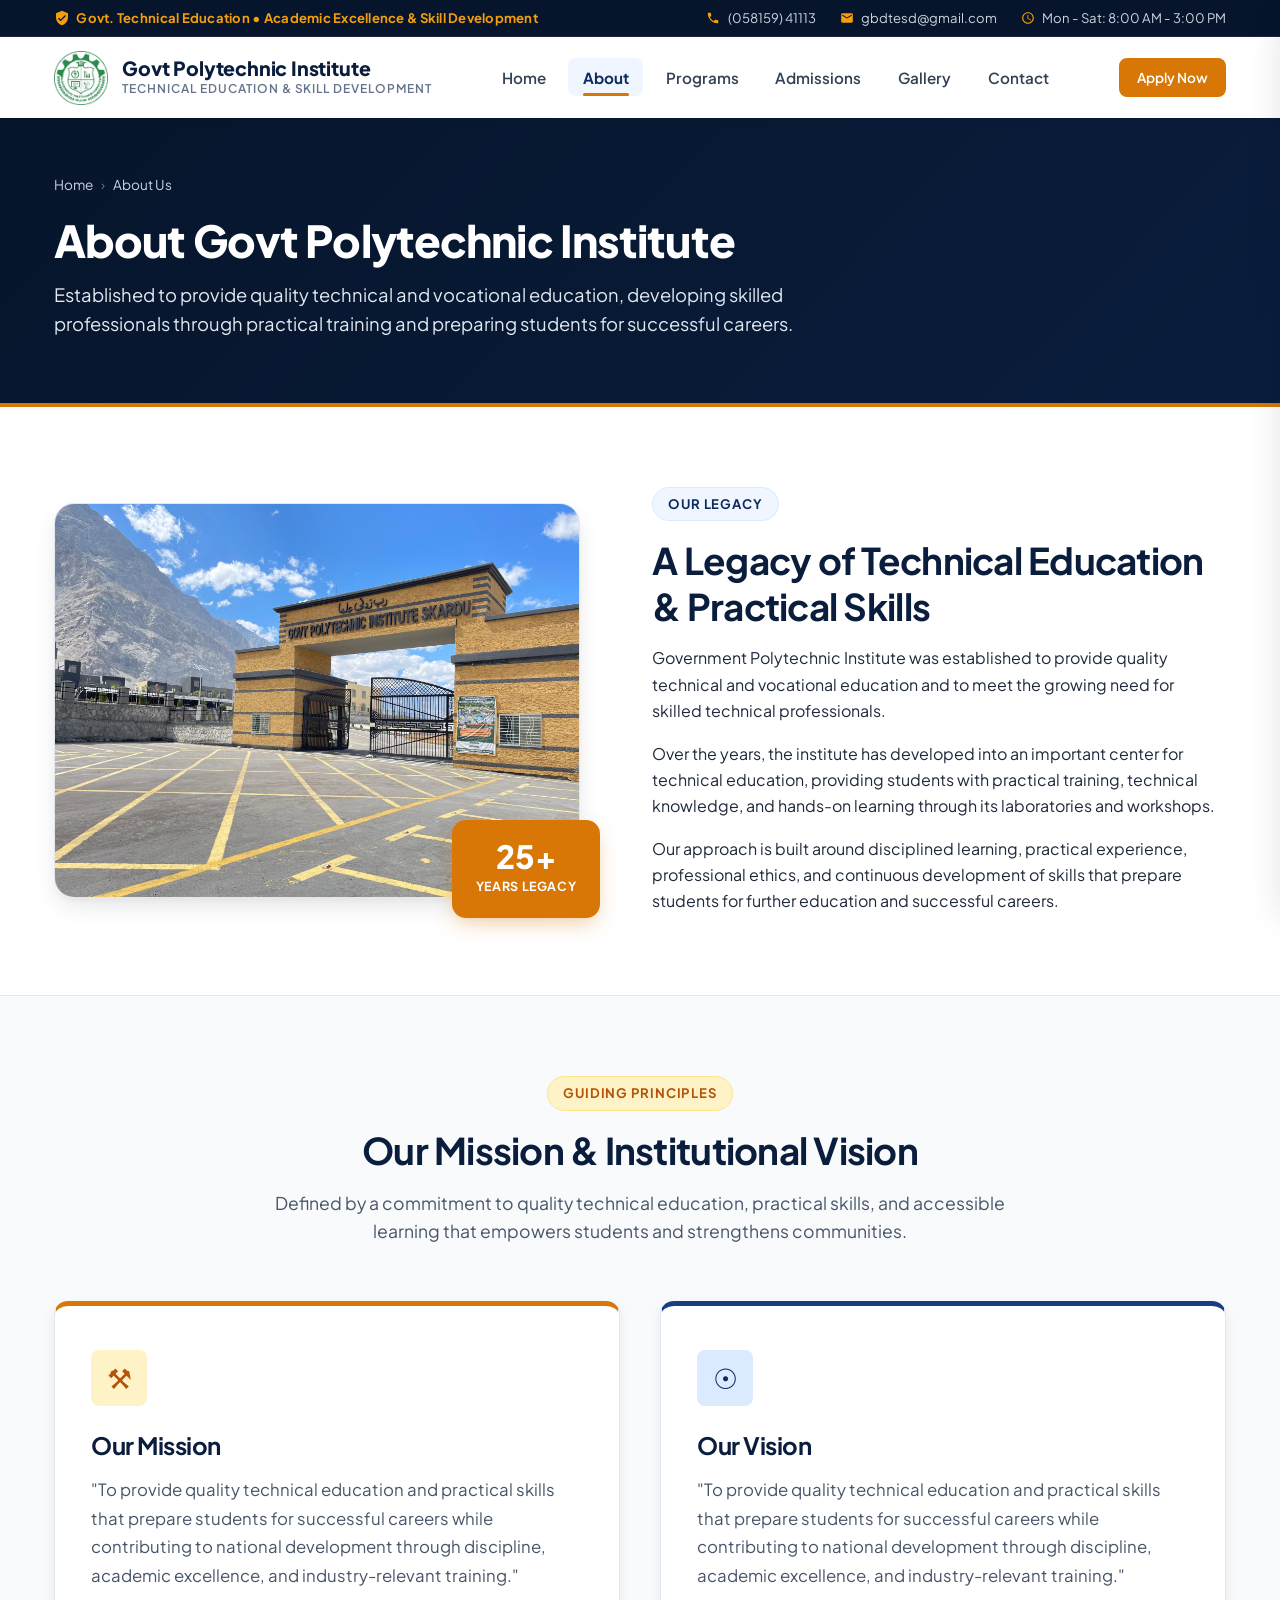
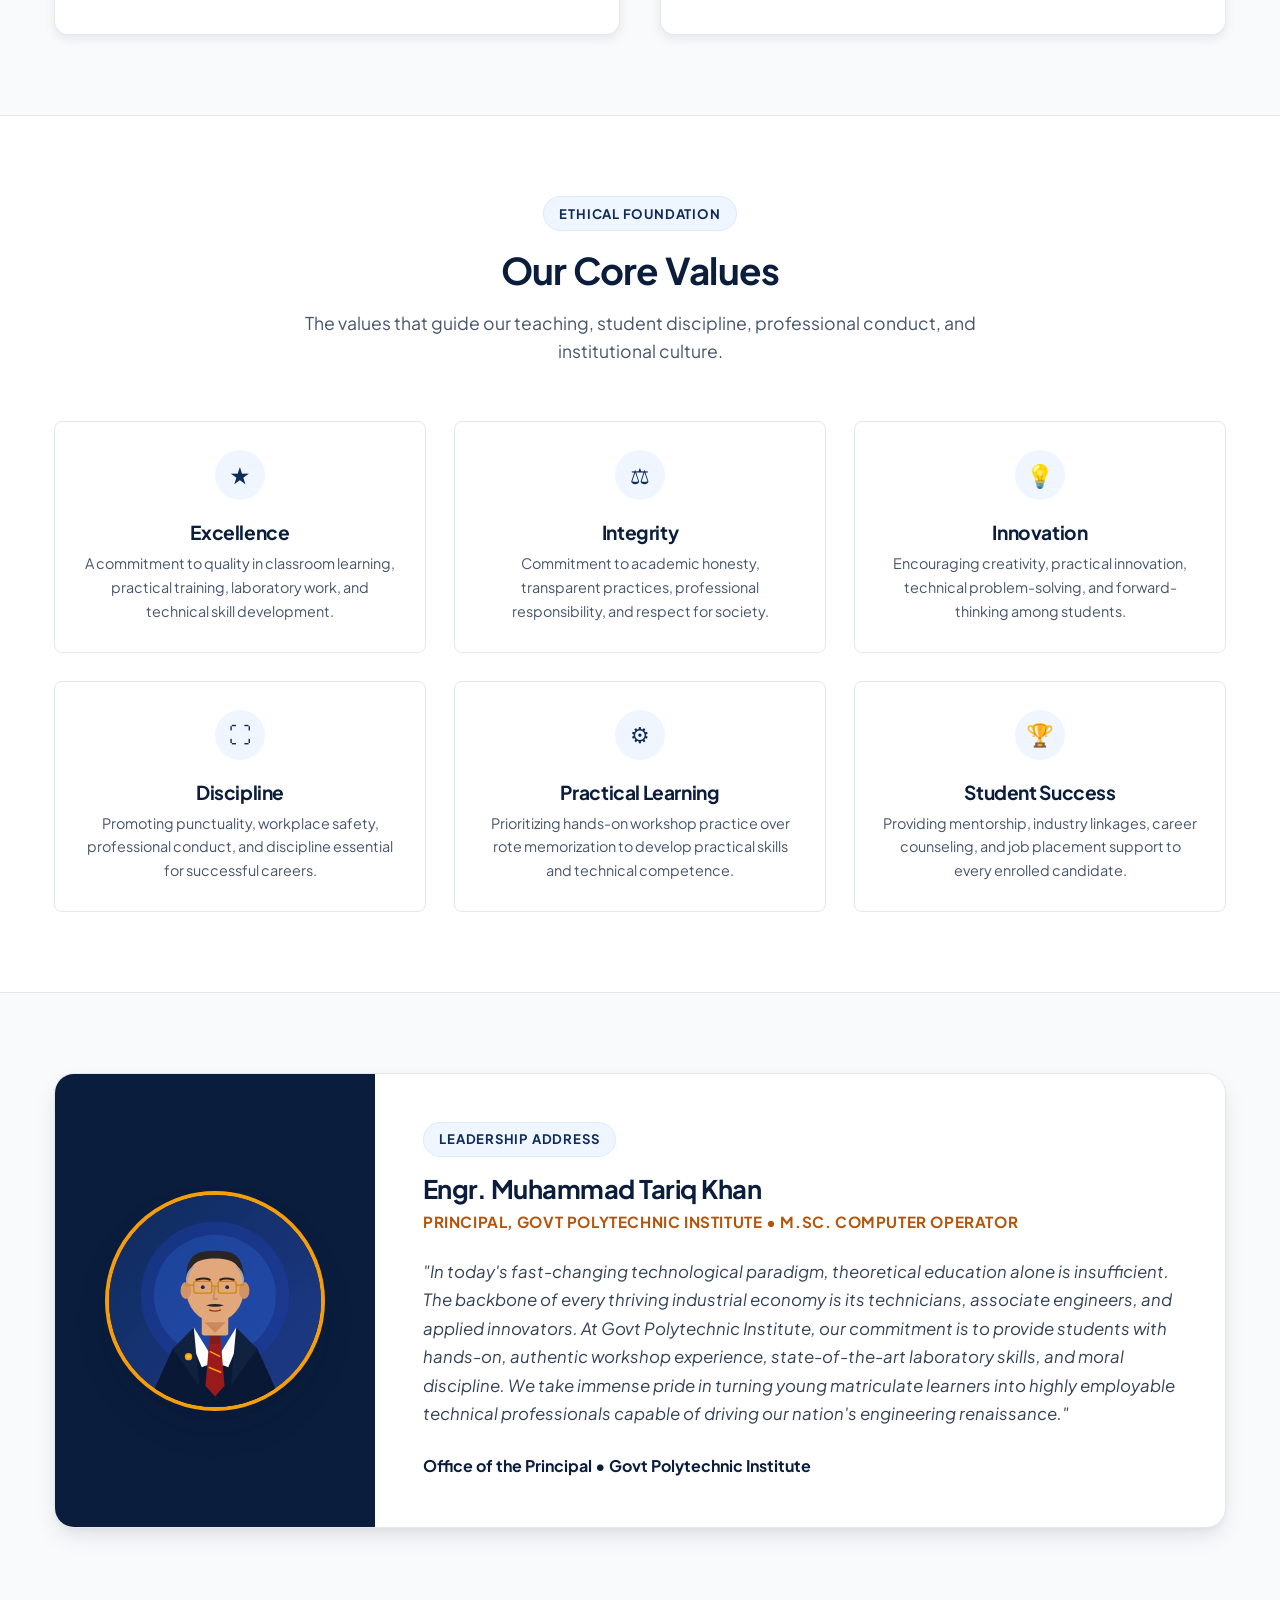
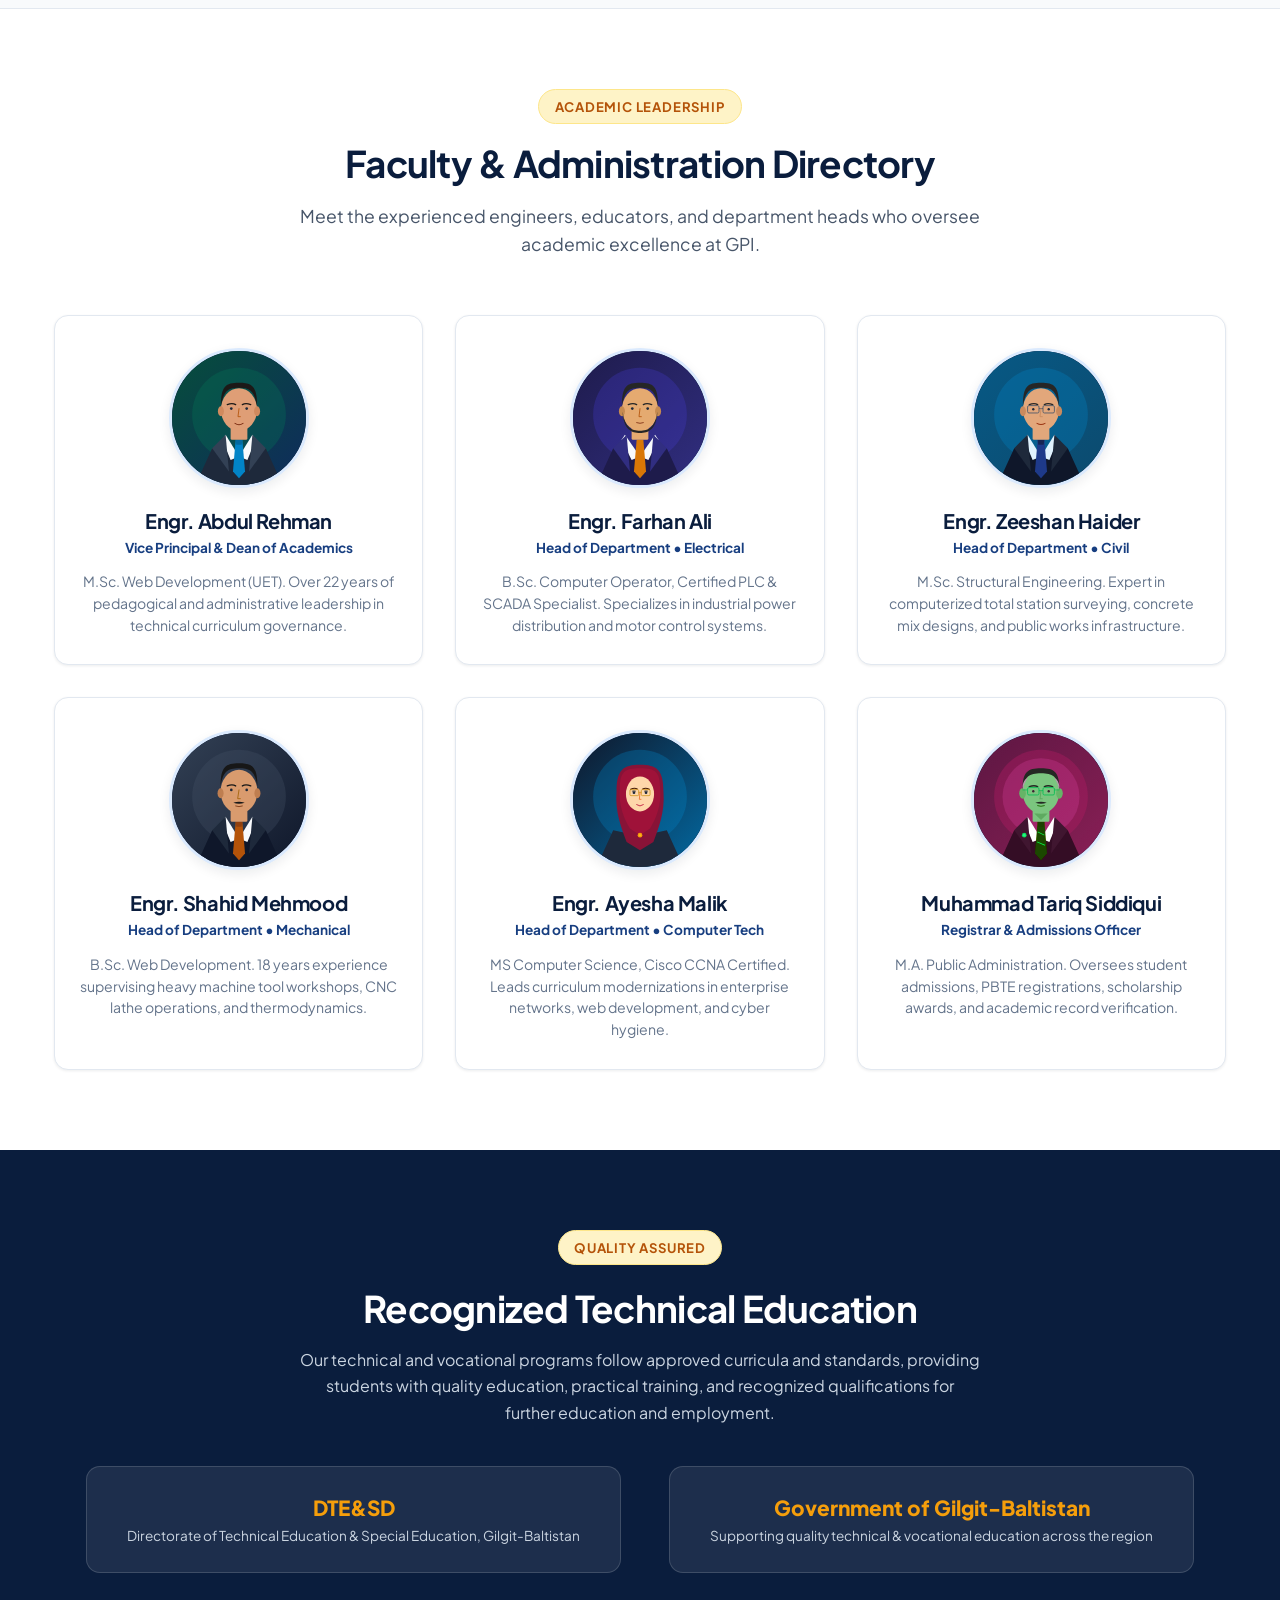
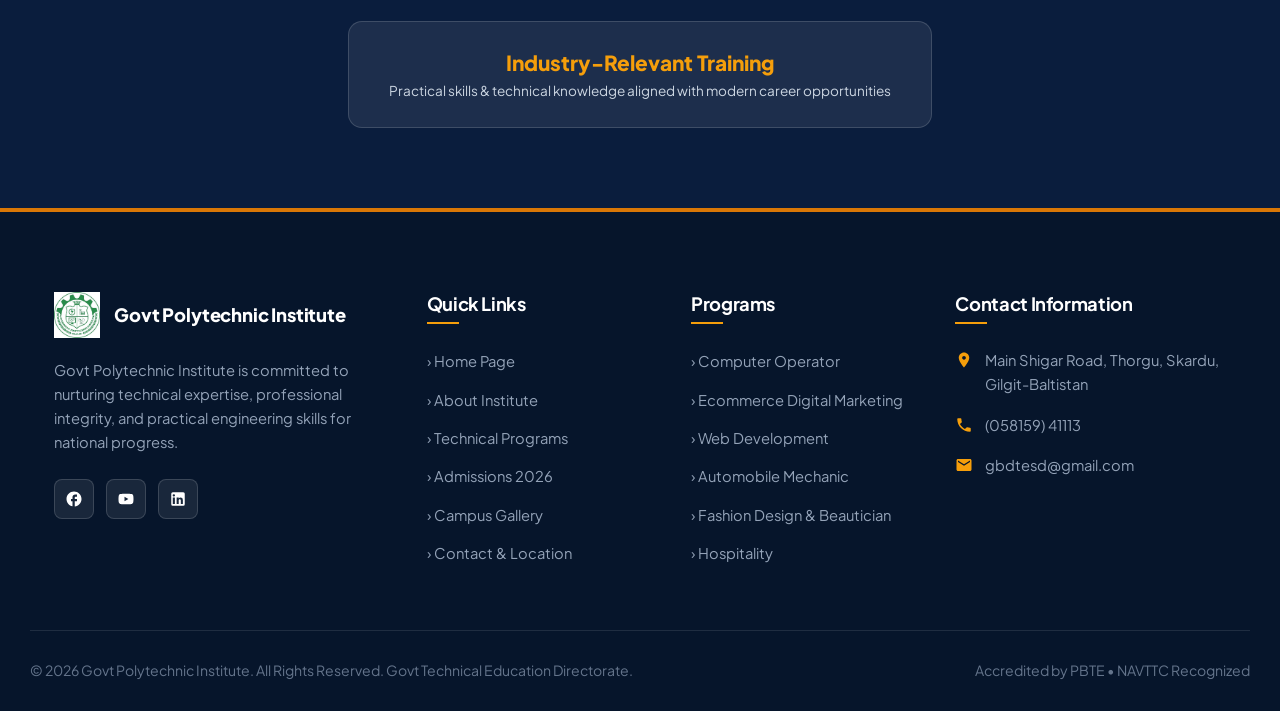
<file: gpit/about.html>
<!DOCTYPE html>
<html lang="en">

<head>
  <meta charset="UTF-8">
  <meta name="viewport" content="width=device-width, initial-scale=1.0">
  <meta http-equiv="X-UA-Compatible" content="ie=edge">
  <title>About Us | Govt Polytechnic Institute</title>
  <meta name="description"
    content="Discover the history, mission, leadership, and core values of Govt Polytechnic Institute. Over 25 years of excellence in government technical education.">
  <meta property="og:title" content="About Us | Govt Polytechnic Institute">
  <meta property="og:description"
    content="Learn about our 25-year institutional legacy, leadership, faculty, mission, and commitment to practical engineering excellence.">
  <meta property="og:type" content="website">

  <!-- Google Fonts: Plus Jakarta Sans -->
  <link rel="preconnect" href="https://fonts.googleapis.com">
  <link rel="preconnect" href="https://fonts.gstatic.com" crossorigin>
  <link href="https://fonts.googleapis.com/css2?family=Plus+Jakarta+Sans:wght@400;500;600;700;800&display=swap"
    rel="stylesheet">

  <link rel="stylesheet" href="css/style.css">
</head>

<body>

  <a href="#main-content" class="skip-link">Skip to main content</a>

  <!-- Top Information Bar -->
  <header class="site-header">
    <div class="top-bar">
      <div class="container top-bar-inner">
        <div class="govt-tag">
          <svg viewBox="0 0 24 24" width="16" height="16">
            <path fill="currentColor"
              d="M12 1L3 5v6c0 5.55 3.84 10.74 9 12 5.16-1.26 9-6.45 9-12V5l-9-4zm-2 16l-4-4 1.41-1.41L10 14.17l6.59-6.59L18 9l-8 8z" />
          </svg>
          Govt. Technical Education &bull; Academic Excellence &amp; Skill Development
        </div>
        <div class="top-bar-meta">
          <div class="top-bar-item">
            <svg viewBox="0 0 24 24">
              <path
                d="M6.62 10.79c1.44 2.83 3.76 5.14 6.59 6.59l2.2-2.2c.27-.27.67-.36 1.02-.24 1.12.37 2.33.57 3.57.57.55 0 1 .45 1 1V20c0 .55-.45 1-1 1-9.39 0-17-7.61-17-17 0-.55.45-1 1-1h3.5c.55 0 1 .45 1 1 0 1.25.2 2.45.57 3.57.11.35.03.74-.25 1.02l-2.2 2.2z" />
            </svg>
            <span>(058159) 41113</span>
          </div>
          <div class="top-bar-item">
            <svg viewBox="0 0 24 24">
              <path
                d="M20 4H4c-1.1 0-1.99.9-1.99 2L2 18c0 1.1.9 2 2 2h16c1.1 0 2-.9 2-2V6c0-1.1-.9-2-2-2zm0 4l-8 5-8-5V6l8 5 8-5v2z" />
            </svg>
            <a href="mailto:gbdtesd@gmail.com">gbdtesd@gmail.com</a>
          </div>
          <div class="top-bar-item">
            <svg viewBox="0 0 24 24">
              <path
                d="M11.99 2C6.47 2 2 6.48 2 12s4.47 10 9.99 10C17.52 22 22 17.52 22 12S17.52 2 11.99 2zM12 20c-4.42 0-8-3.58-8-8s3.58-8 8-8 8 3.58 8 8-3.58 8-8 8zm.5-13H11v6l5.25 3.15.75-1.23-4.5-2.67z" />
            </svg>
            <span>Mon - Sat: 8:00 AM - 3:00 PM</span>
          </div>
        </div>
      </div>
    </div>

    <!-- Main Navigation Bar -->
    <nav class="main-nav" aria-label="Main Navigation">
      <div class="container nav-container">
        <a href="index.html" class="brand" aria-label="Govt Polytechnic Institute Homepage">
          <img src="images/logo.jpg" alt="Govt Polytechnic Institute Emblem" class="brand-logo">
          <div class="brand-text">
            <span class="brand-title">Govt Polytechnic Institute</span>
            <span class="brand-subtitle">Technical Education &amp; Skill Development</span>
          </div>
        </a>

        <ul class="nav-menu">
          <li><a href="index.html" class="nav-link">Home</a></li>
          <li><a href="about.html" class="nav-link active">About</a></li>
          <li><a href="programs.html" class="nav-link">Programs</a></li>
          <li><a href="admissions.html" class="nav-link">Admissions</a></li>
          <li><a href="gallery.html" class="nav-link">Gallery</a></li>
          <li><a href="contact.html" class="nav-link">Contact</a></li>
        </ul>

        <div class="nav-actions">
          <a href="admissions.html" class="btn btn-gold btn-sm btn-apply-nav">Apply Now</a>
          <button type="button" class="mobile-toggle" aria-label="Open mobile navigation" aria-expanded="false">
            <svg viewBox="0 0 24 24">
              <path d="M3 18h18v-2H3v2zm0-5h18v-2H3v2zm0-7v2h18V6H3z" />
            </svg>
          </button>
        </div>
      </div>
    </nav>
  </header>

  <!-- Mobile Navigation Drawer & Overlay -->
  <div class="mobile-nav-overlay" aria-hidden="true"></div>
  <aside class="mobile-nav-drawer" aria-label="Mobile Navigation Menu">
    <div class="mobile-drawer-header">
      <div class="brand">
        <img src="images/logo.jpg" alt="GPI Logo" width="40" height="40">
        <span class="brand-title" style="font-size: 1.05rem;">GPI Skardu</span>
      </div>
      <button type="button" class="mobile-drawer-close" aria-label="Close menu">&times;</button>
    </div>
    <ul class="mobile-nav-links">
      <li><a href="index.html" class="nav-link">Home</a></li>
      <li><a href="about.html" class="nav-link active">About Us</a></li>
      <li><a href="programs.html" class="nav-link">Technical Programs</a></li>
      <li><a href="admissions.html" class="nav-link">Admissions 2026</a></li>
      <li><a href="gallery.html" class="nav-link">Campus Gallery</a></li>
      <li><a href="contact.html" class="nav-link">Contact &amp; Location</a></li>
    </ul>
    <div class="mobile-drawer-footer">
      <a href="admissions.html" class="btn btn-gold" style="width: 100%;">Apply for Admission</a>
    </div>
  </aside>

  <main id="main-content">
    <!-- Page Hero with Breadcrumb -->
    <section class="page-hero">
      <div class="container">
        <nav class="breadcrumb" aria-label="Breadcrumb">
          <a href="index.html">Home</a>
          <span class="breadcrumb-separator">&rsaquo;</span>
          <span aria-current="page">About Us</span>
        </nav>
        <h1 class="page-hero-title">About Govt Polytechnic Institute</h1>
        <p class="page-hero-subtitle">
          Established to provide quality technical and vocational education, developing skilled professionals through practical training and preparing students for successful careers.

        </p>
      </div>
    </section>

    <!-- Institutional Background & History -->
    <section class="section" aria-label="History and Purpose">
      <div class="container">
        <div class="about-preview-grid">
          <div class="about-preview-image reveal-on-scroll">
            <div class="about-img-box">
              <img src="images/hero.jpg" alt="Govt Polytechnic Institute Main Campus Grounds" width="800"
                height="500">
            </div>
            <div class="experience-badge">
              <span class="exp-years">25+</span>
              <span class="exp-label">Years Legacy</span>
            </div>
          </div>

          <div class="about-preview-content reveal-on-scroll">
            <span class="section-badge">Our Legacy</span>
            <h2 class="section-title">A Legacy of Technical Education & Practical Skills</h2>
            <p>
              Government Polytechnic Institute was established to provide quality technical 
              and vocational education and to meet the growing need for skilled technical professionals.
            </p>
            <p>
             Over the years, the institute has developed into an important center for technical education, providing students 
             with practical training, technical knowledge, and hands-on learning through its laboratories and workshops.
            </p>
            <p>
              Our approach is built around disciplined learning, practical experience, professional ethics, and continuous
               development of skills that prepare students for further education and successful careers.
            </p>
          </div>
        </div>
      </div>
    </section>

    <!-- Mission & Vision Cards -->
    <section class="section section-light" aria-label="Mission and Vision">
      <div class="container">
        <div class="section-header reveal-on-scroll">
          <span class="section-badge badge-gold">Guiding Principles</span>
          <h2 class="section-title">Our Mission &amp; Institutional Vision</h2>
          <p class="section-subtitle">
           Defined by a commitment to quality technical education, practical skills, and accessible learning
            that empowers students and strengthens communities.

          </p>
        </div>

        <div class="mission-vision-grid">
          <!-- Mission -->
          <div class="mv-card reveal-on-scroll">
            <div class="mv-icon">&#9874;</div>
            <h3 class="mv-title">Our Mission</h3>
            <p class="mv-text">
              "To provide quality technical education and practical skills that prepare students for 
              successful careers while contributing to national development through discipline, academic excellence, and industry-relevant training."
            </p>
          </div>

          <!-- Vision -->
          <div class="mv-card mv-card-vision reveal-on-scroll">
            <div class="mv-icon">&#9737;</div>
            <h3 class="mv-title">Our Vision</h3>
            <p class="mv-text">
              "To provide quality technical education and practical skills that prepare students for successful careers while contributing to national development
               through discipline, academic excellence, and industry-relevant training."
            </p>
          </div>
        </div>
      </div>
    </section>

    <!-- Core Values -->
    <section class="section" aria-label="Core Values">
      <div class="container">
        <div class="section-header reveal-on-scroll">
          <span class="section-badge">Ethical Foundation</span>
          <h2 class="section-title">Our Core Values</h2>
          <p class="section-subtitle">
            The values that guide our teaching, student discipline, professional conduct, and institutional culture.
          </p>
        </div>

        <div class="values-grid">
          <div class="value-card reveal-on-scroll">
            <div class="value-icon">&starf;</div>
            <h3 class="value-title">Excellence</h3>
            <p class="value-desc">A commitment to quality in classroom learning, practical training,
               laboratory work, and technical skill development.</p>
          </div>

          <div class="value-card reveal-on-scroll">
            <div class="value-icon">&#9878;</div>
            <h3 class="value-title">Integrity</h3>
            <p class="value-desc">Commitment to academic honesty, transparent practices,
               professional responsibility, and respect for society.</p>
          </div>

          <div class="value-card reveal-on-scroll">
            <div class="value-icon">&#128161;</div>
            <h3 class="value-title">Innovation</h3>
            <p class="value-desc">Encouraging creativity, practical innovation, 
              technical problem-solving, and forward-thinking among students.</p>
          </div>

          <div class="value-card reveal-on-scroll">
            <div class="value-icon">&#9974;</div>
            <h3 class="value-title">Discipline</h3>
            <p class="value-desc">Promoting punctuality, workplace safety, 
              professional conduct, and discipline essential for successful careers.</p>
          </div>

          <div class="value-card reveal-on-scroll">
            <div class="value-icon">&#9881;</div>
            <h3 class="value-title">Practical Learning</h3>
            <p class="value-desc">Prioritizing hands-on workshop practice over rote memorization to 
              develop practical skills and technical competence.</p>
          </div>

          <div class="value-card reveal-on-scroll">
            <div class="value-icon">&#127942;</div>
            <h3 class="value-title">Student Success</h3>
            <p class="value-desc">Providing mentorship, industry linkages, career counseling, and job placement support
              to every enrolled candidate.</p>
          </div>
        </div>
      </div>
    </section>

    <!-- Message from the Principal -->
    <section class="section section-light" aria-label="Message from Principal">
      <div class="container">
        <div class="principal-card reveal-on-scroll">
          <div class="principal-photo-wrap">
            <img src="images/faculty/principal.svg" alt="Engr. Muhammad Tariq Khan, Principal GPI" width="400"
              height="400">
          </div>
          <div class="principal-message-body">
            <span class="section-badge">Leadership Address</span>
            <h3 class="principal-name">Engr. Muhammad Tariq Khan</h3>
            <div class="principal-title">Principal, Govt Polytechnic Institute &bull; M.Sc. Computer Operator</div>
            <p class="principal-quote">
              "In today's fast-changing technological paradigm, theoretical education alone is insufficient. The
              backbone of every thriving industrial economy is its technicians, associate engineers, and applied
              innovators. At Govt Polytechnic Institute, our commitment is to provide students with hands-on, authentic
              workshop experience, state-of-the-art laboratory skills, and moral discipline. We take immense pride in
              turning young matriculate learners into highly employable technical professionals capable of driving our
              nation's engineering renaissance."
            </p>
            <div style="font-weight: 700; color: var(--primary-900);">
              Office of the Principal &bull; Govt Polytechnic Institute
            </div>
          </div>
        </div>
      </div>
    </section>

    <!-- Faculty & Administration Profiles -->
    <section class="section" aria-label="Faculty and Administration">
      <div class="container">
        <div class="section-header reveal-on-scroll">
          <span class="section-badge badge-gold">Academic Leadership</span>
          <h2 class="section-title">Faculty &amp; Administration Directory</h2>
          <p class="section-subtitle">
            Meet the experienced engineers, educators, and department heads who oversee academic excellence at GPI.
          </p>
        </div>

        <div class="faculty-grid">
          <!-- Vice Principal -->
          <div class="faculty-card reveal-on-scroll">
            <div class="faculty-avatar-box">
              <img src="images/faculty/vice_principal.svg" alt="Engr. Abdul Rehman" width="400" height="400">
            </div>
            <h3 class="faculty-name">Engr. Abdul Rehman</h3>
            <div class="faculty-role">Vice Principal &amp; Dean of Academics</div>
            <p class="faculty-desc">
              M.Sc. Web Development (UET). Over 22 years of pedagogical and administrative leadership in
              technical curriculum governance.
            </p>
          </div>

          <!-- HOD Electrical -->
          <div class="faculty-card reveal-on-scroll">
            <div class="faculty-avatar-box">
              <img src="images/faculty/hod_electrical.svg" alt="Engr. Farhan Ali" width="400" height="400">
            </div>
            <h3 class="faculty-name">Engr. Farhan Ali</h3>
            <div class="faculty-role">Head of Department &bull; Electrical</div>
            <p class="faculty-desc">
              B.Sc. Computer Operator, Certified PLC &amp; SCADA Specialist. Specializes in industrial power
              distribution and motor control systems.
            </p>
          </div>

          <!-- HOD Civil -->
          <div class="faculty-card reveal-on-scroll">
            <div class="faculty-avatar-box">
              <img src="images/faculty/hod_civil.svg" alt="Engr. Zeeshan Haider" width="400" height="400">
            </div>
            <h3 class="faculty-name">Engr. Zeeshan Haider</h3>
            <div class="faculty-role">Head of Department &bull; Civil</div>
            <p class="faculty-desc">
              M.Sc. Structural Engineering. Expert in computerized total station surveying, concrete mix designs, and
              public works infrastructure.
            </p>
          </div>

          <!-- HOD Mechanical -->
          <div class="faculty-card reveal-on-scroll">
            <div class="faculty-avatar-box">
              <img src="images/faculty/hod_mechanical.svg" alt="Engr. Shahid Mehmood" width="400" height="400">
            </div>
            <h3 class="faculty-name">Engr. Shahid Mehmood</h3>
            <div class="faculty-role">Head of Department &bull; Mechanical</div>
            <p class="faculty-desc">
              B.Sc. Web Development. 18 years experience supervising heavy machine tool workshops, CNC lathe
              operations, and thermodynamics.
            </p>
          </div>

          <!-- HOD Automobile Mechanic -->
          <div class="faculty-card reveal-on-scroll">
            <div class="faculty-avatar-box">
              <img src="images/faculty/hod_computer.svg" alt="Engr. Ayesha Malik" width="400" height="400">
            </div>
            <h3 class="faculty-name">Engr. Ayesha Malik</h3>
            <div class="faculty-role">Head of Department &bull; Computer Tech</div>
            <p class="faculty-desc">
              MS Computer Science, Cisco CCNA Certified. Leads curriculum modernizations in enterprise networks, web
              development, and cyber hygiene.
            </p>
          </div>

          <!-- Administration / Registrar -->
          <div class="faculty-card reveal-on-scroll">
            <div class="faculty-avatar-box">
              <img src="images/faculty/principal.svg" alt="Academic Registrar" width="400" height="400"
                style="filter: hue-rotate(90deg);">
            </div>
            <h3 class="faculty-name">Muhammad Tariq Siddiqui</h3>
            <div class="faculty-role">Registrar &amp; Admissions Officer</div>
            <p class="faculty-desc">
              M.A. Public Administration. Oversees student admissions, PBTE registrations, scholarship awards, and
              academic record verification.
            </p>
          </div>
        </div>
      </div>
    </section>

    <!-- Institutional Accreditations Bar -->
    <section class="section section-navy" aria-label="Accreditations">
      <div class="container" style="text-align: center;">
        <span class="section-badge badge-gold" style="margin-bottom: 1.25rem;">Quality Assured</span>
        <h2 style="color: var(--white); margin-bottom: 1rem;">Recognized Technical Education</h2>
        <p style="color: var(--slate-300); max-width: 680px; margin: 0 auto 2.5rem auto;">
          Our technical and vocational programs follow approved curricula and standards, providing students with
           quality education, practical training, and recognized qualifications for further education and employment.
        </p>
        <div style="display: flex; justify-content: center; gap: 3rem; flex-wrap: wrap;">
          <div
            style="background: rgba(255, 255, 255, 0.08); padding: 1.5rem 2.5rem; border-radius: var(--radius-lg); border: 1px solid rgba(255, 255, 255, 0.15);">
            <div style="font-size: 1.3rem; font-weight: 800; color: var(--accent-400);">DTE&SD</div>
            <div style="font-size: 0.85rem; color: var(--slate-300);">Directorate of Technical Education &amp; Special Education, Gilgit-Baltistan</div>
          </div>
          <div
            style="background: rgba(255, 255, 255, 0.08); padding: 1.5rem 2.5rem; border-radius: var(--radius-lg); border: 1px solid rgba(255, 255, 255, 0.15);">
            <div style="font-size: 1.3rem; font-weight: 800; color: var(--accent-400);">Government of Gilgit-Baltistan</div>
            <div style="font-size: 0.85rem; color: var(--slate-300);">Supporting quality technical &amp; vocational education across the region
            </div>
          </div>
          <div
            style="background: rgba(255, 255, 255, 0.08); padding: 1.5rem 2.5rem; border-radius: var(--radius-lg); border: 1px solid rgba(255, 255, 255, 0.15);">
            <div style="font-size: 1.3rem; font-weight: 800; color: var(--accent-400);">Industry-Relevant Training</div>
            <div style="font-size: 0.85rem; color: var(--slate-300);">Practical skills &amp; technical knowledge aligned with modern career opportunities</div>
          </div>
        </div>
      </div>
    </section>
  </main>

  <!-- Footer -->
  <footer class="site-footer">
    <div class="container footer-grid">
      <div class="footer-col">
        <div class="footer-brand">
          <img src="images/logo.jpg" alt="GPI Logo" width="46" height="46">
          <span class="brand-title" style="font-size: 1.15rem;">Govt Polytechnic Institute</span>
        </div>
        <p class="footer-desc">
          Govt Polytechnic Institute is committed to nurturing technical expertise, professional integrity, and
          practical engineering skills for national progress.
        </p>
        <div class="footer-social-links">
          <a href="https://facebook.com" target="_blank" rel="noopener noreferrer" class="social-btn"
            aria-label="Facebook">
            <svg viewBox="0 0 24 24" width="18" height="18" fill="currentColor">
              <path
                d="M22 12c0-5.52-4.48-10-10-10S2 6.48 2 12c0 4.84 3.44 8.87 8 9.8V15H8v-3h2V9.5C10 7.57 11.57 6 13.5 6H16v3h-2c-.55 0-1 .45-1 1v2h3v3h-3v6.95c5.05-.5 9-4.76 9-9.95z" />
            </svg>
          </a>
          <a href="https://youtube.com" target="_blank" rel="noopener noreferrer" class="social-btn"
            aria-label="YouTube">
            <svg viewBox="0 0 24 24" width="18" height="18" fill="currentColor">
              <path
                d="M21.58 7.19c-.23-.86-.91-1.54-1.77-1.77C18.25 5 12 5 12 5s-6.25 0-7.81.42c-.86.23-1.54.91-1.77 1.77C2 8.75 2 12 2 12s0 3.25.42 4.81c.23.86.91 1.54 1.77 1.77C5.75 19 12 19 12 19s6.25 0 7.81-.42c.86-.23 1.54-.91 1.77-1.77C22 15.25 22 12 22 12s0-3.25-.42-4.81zM10 15V9l5.2 3-5.2 3z" />
            </svg>
          </a>
          <a href="https://linkedin.com" target="_blank" rel="noopener noreferrer" class="social-btn"
            aria-label="LinkedIn">
            <svg viewBox="0 0 24 24" width="18" height="18" fill="currentColor">
              <path
                d="M19 3a2 2 0 0 1 2 2v14a2 2 0 0 1-2 2H5a2 2 0 0 1-2-2V5a2 2 0 0 1 2-2h14m-.5 15.5v-5.3a3.26 3.26 0 0 0-3.26-3.26c-.85 0-1.84.52-2.28 1.3v-1.11h-2.79v8.37h2.79v-4.93c0-.77.62-1.4 1.39-1.4a1.4 1.4 0 0 1 1.4 1.4v4.93h2.75M6.46 8.76a1.6 1.6 0 0 0 1.6-1.6 1.6 1.6 0 0 0-1.6-1.6 1.6 1.6 0 0 0-1.6 1.6 1.6 1.6 0 0 0 1.6 1.6m1.4 9.74v-8.37H5.06v8.37h2.8z" />
            </svg>
          </a>
        </div>
      </div>

      <div class="footer-col">
        <h4 class="footer-heading">Quick Links</h4>
        <ul class="footer-links-list">
          <li class="footer-link-item"><a href="index.html">&rsaquo; Home Page</a></li>
          <li class="footer-link-item"><a href="about.html">&rsaquo; About Institute</a></li>
          <li class="footer-link-item"><a href="programs.html">&rsaquo; Technical Programs</a></li>
          <li class="footer-link-item"><a href="admissions.html">&rsaquo; Admissions 2026</a></li>
          <li class="footer-link-item"><a href="gallery.html">&rsaquo; Campus Gallery</a></li>
          <li class="footer-link-item"><a href="contact.html">&rsaquo; Contact &amp; Location</a></li>
        </ul>
      </div>

      <div class="footer-col">
        <h4 class="footer-heading">Programs</h4>
        <ul class="footer-links-list">
          <li class="footer-link-item"><a href="programs.html#electrical">&rsaquo; Computer Operator</a></li>
          <li class="footer-link-item"><a href="programs.html#civil">&rsaquo; Ecommerce Digital Marketing</a></li>
          <li class="footer-link-item"><a href="programs.html#mechanical">&rsaquo; Web Development</a></li>
          <li class="footer-link-item"><a href="programs.html#computer">&rsaquo; Automobile Mechanic</a></li>
          <li class="footer-link-item"><a href="programs.html#electronics">&rsaquo; Fashion Design &amp;  Beautician</a></li>
          <li class="footer-link-item"><a href="programs.html#autodiesel">&rsaquo; Hospitality</a></li>
        </ul>
      </div>

      <div class="footer-col">
        <h4 class="footer-heading">Contact Information</h4>
        <div class="footer-contact-list">
          <div class="footer-contact-item">
            <svg viewBox="0 0 24 24">
              <path
                d="M12 2C8.13 2 5 5.13 5 9c0 5.25 7 13 7 13s7-7.75 7-13c0-3.87-3.13-7-7-7zm0 9.5c-1.38 0-2.5-1.12-2.5-2.5s1.12-2.5 2.5-2.5 2.5 1.12 2.5 2.5-1.12 2.5-2.5 2.5z" />
            </svg>
            <span>Main Shigar Road, Thorgu, Skardu, Gilgit-Baltistan</span>
          </div>
          <div class="footer-contact-item">
            <svg viewBox="0 0 24 24">
              <path
                d="M6.62 10.79c1.44 2.83 3.76 5.14 6.59 6.59l2.2-2.2c.27-.27.67-.36 1.02-.24 1.12.37 2.33.57 3.57.57.55 0 1 .45 1 1V20c0 .55-.45 1-1 1-9.39 0-17-7.61-17-17 0-.55.45-1 1-1h3.5c.55 0 1 .45 1 1 0 1.25.2 2.45.57 3.57.11.35.03.74-.25 1.02l-2.2 2.2z" />
            </svg>
            <span>(058159) 41113</span>
          </div>
          <div class="footer-contact-item">
            <svg viewBox="0 0 24 24">
              <path
                d="M20 4H4c-1.1 0-1.99.9-1.99 2L2 18c0 1.1.9 2 2 2h16c1.1 0 2-.9 2-2V6c0-1.1-.9-2-2-2zm0 4l-8 5-8-5V6l8 5 8-5v2z" />
            </svg>
            <span>gbdtesd@gmail.com</span>
          </div>
        </div>
      </div>
    </div>

    <div class="container footer-bottom">
      <div>&copy; 2026 Govt Polytechnic Institute. All Rights Reserved. Govt Technical Education Directorate.</div>
      <div>Accredited by PBTE &bull; NAVTTC Recognized</div>
    </div>
  </footer>

  <button type="button" class="back-to-top" aria-label="Back to top of page">&uarr;</button>
  <script src="js/script.js"></script>
</body>

</html>
</file>
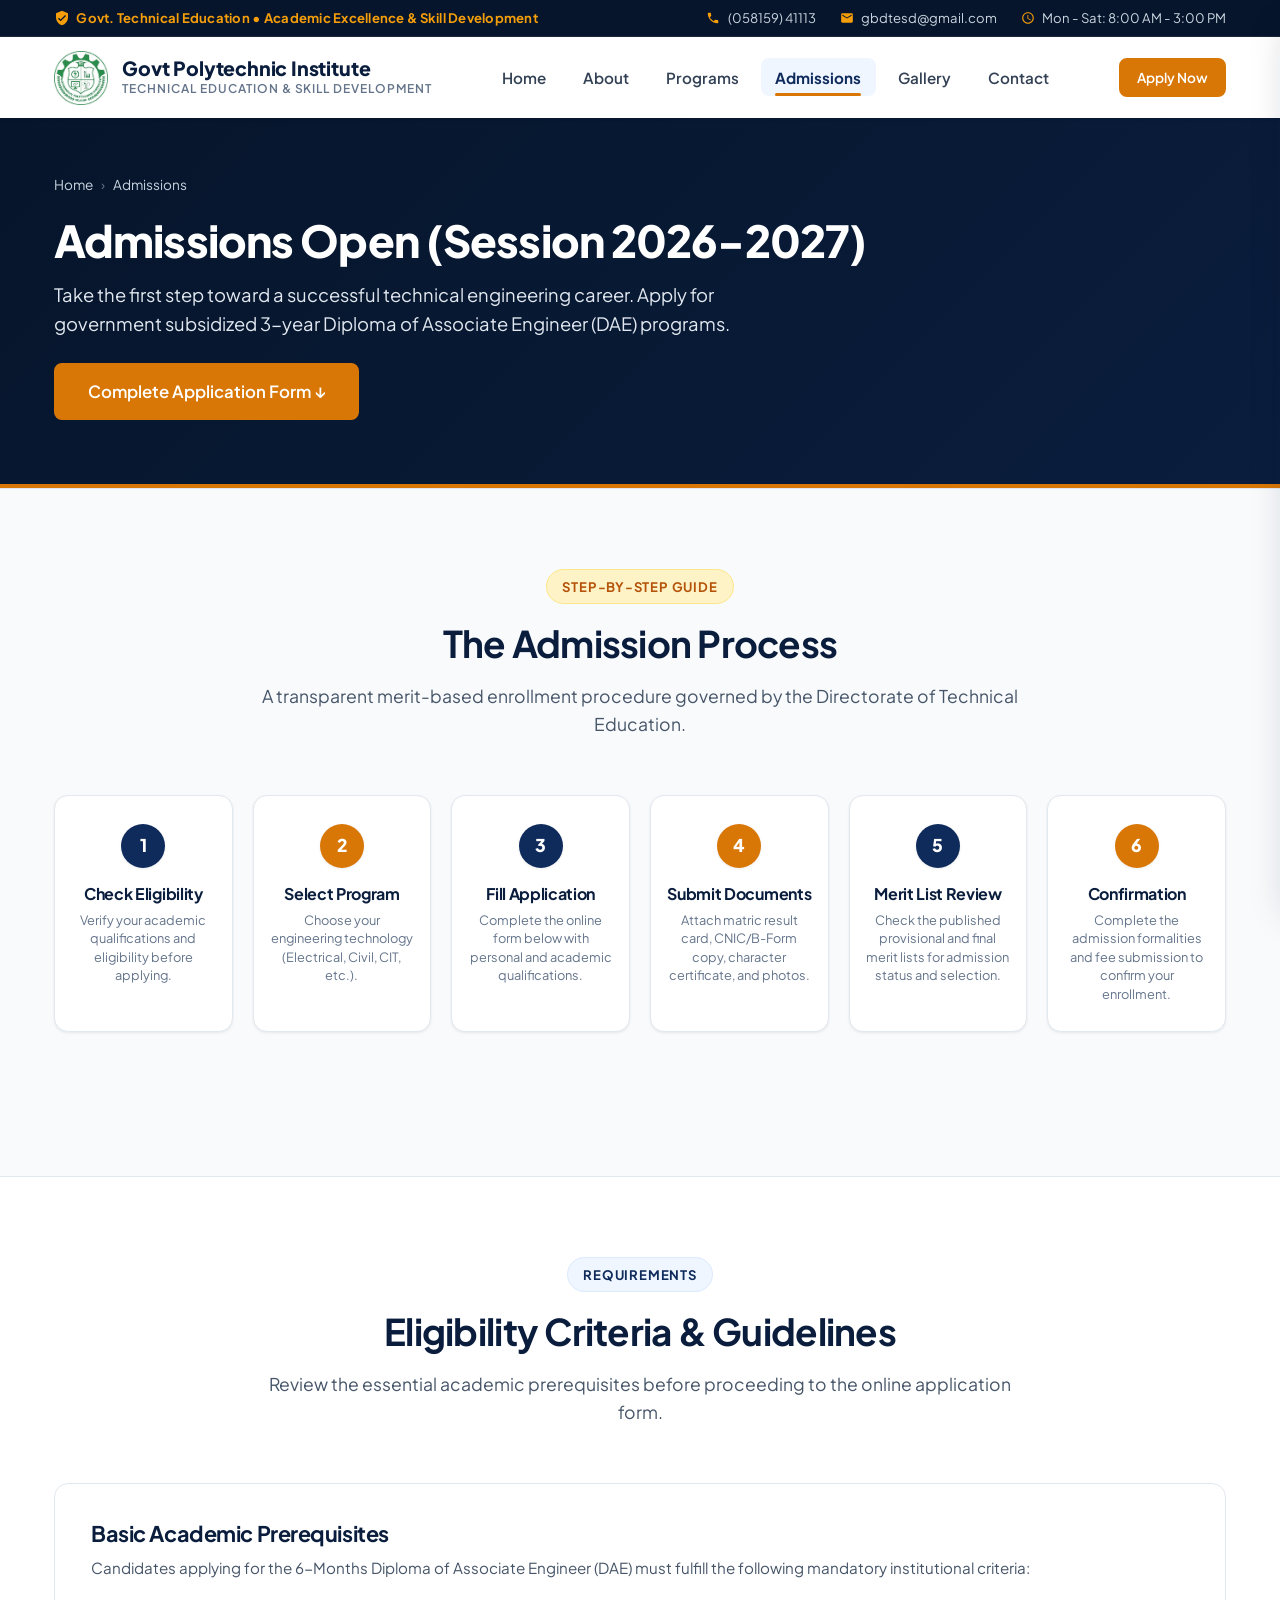
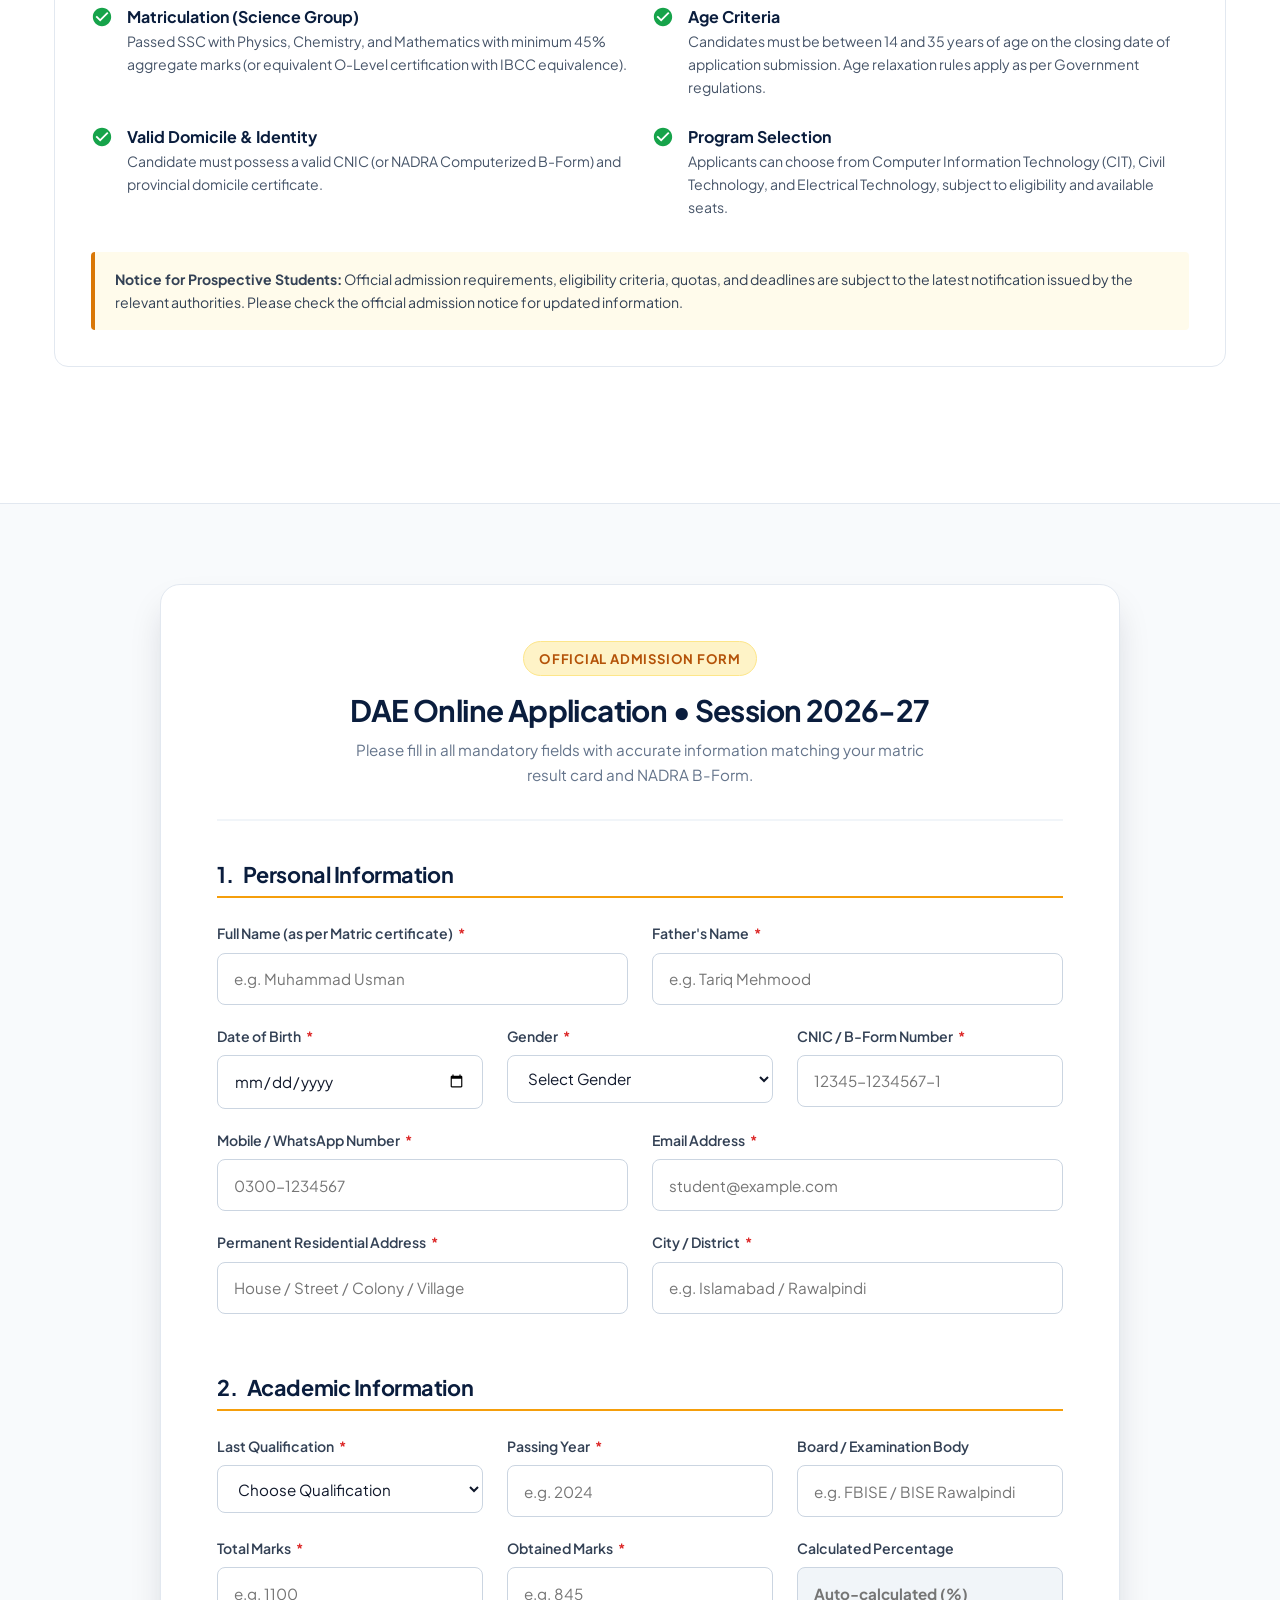
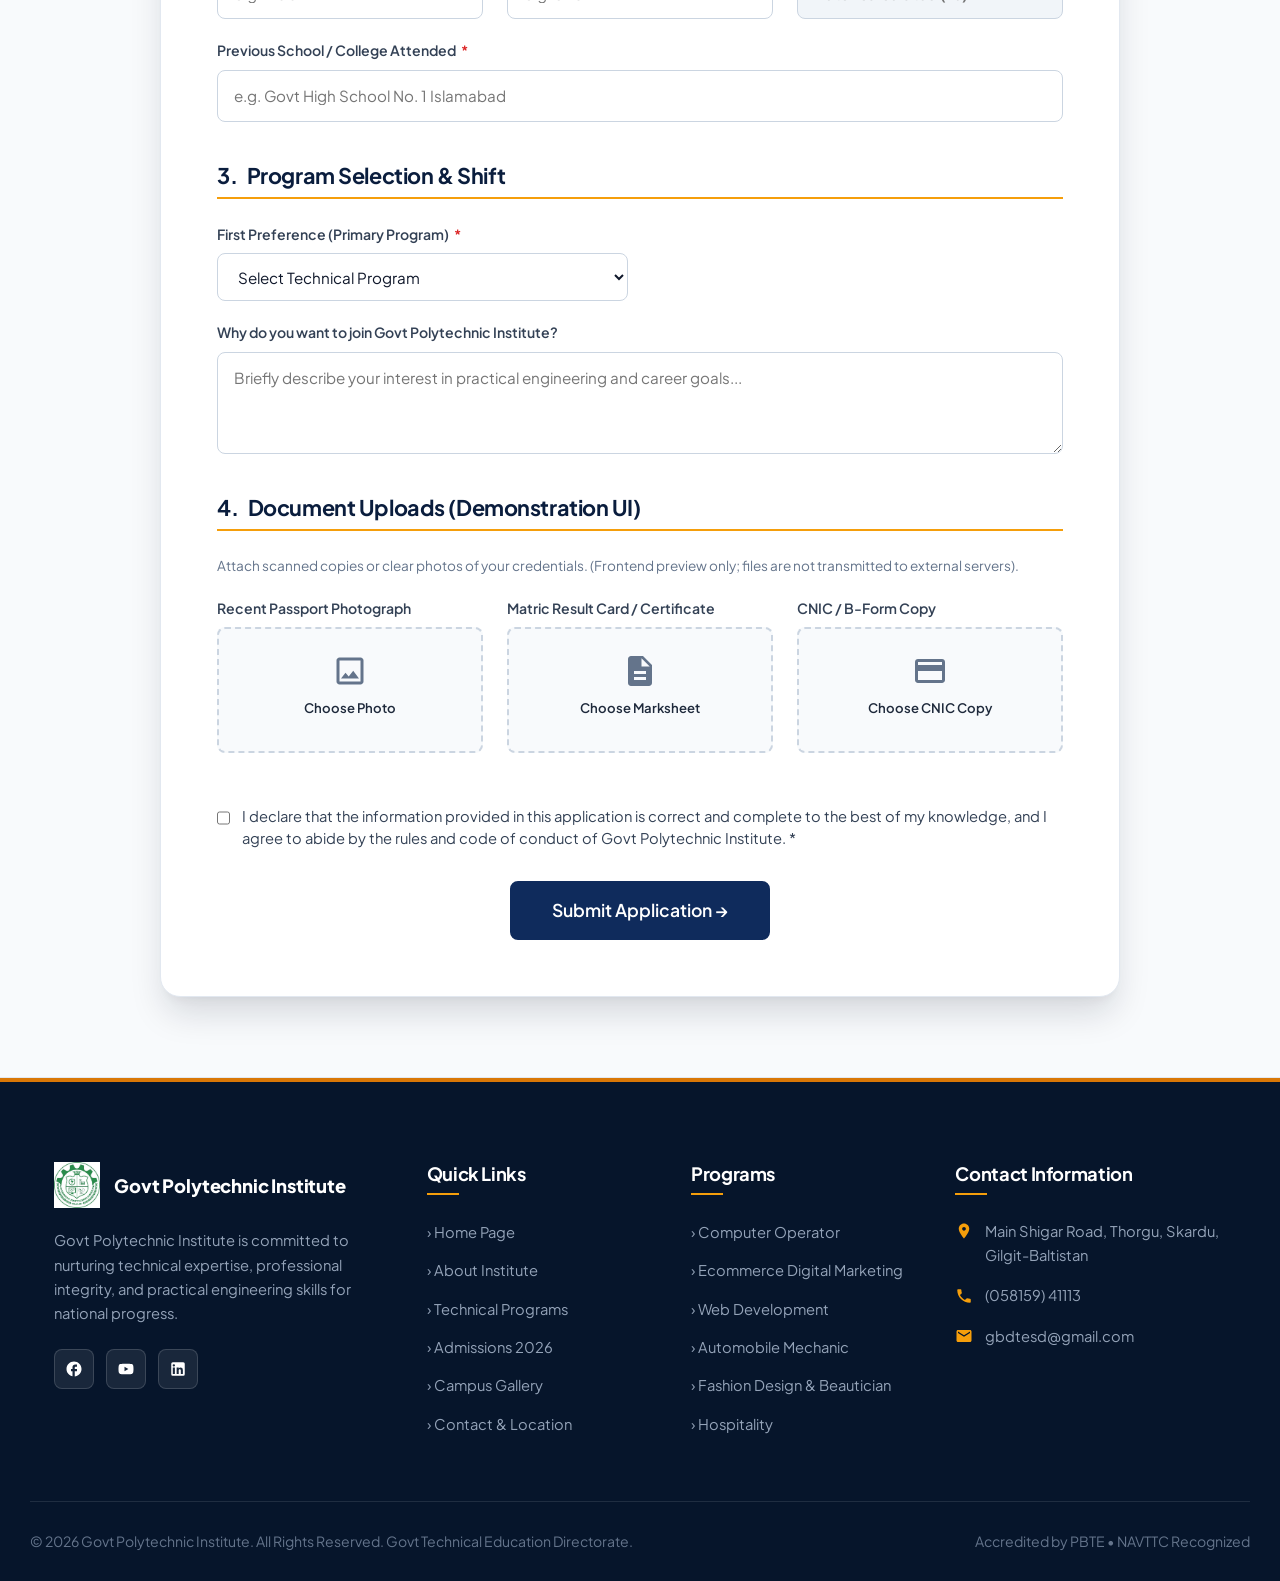
<file: gpit/admissions.html>
<!DOCTYPE html>
<html lang="en">

<head>
  <meta charset="UTF-8">
  <meta name="viewport" content="width=device-width, initial-scale=1.0">
  <meta http-equiv="X-UA-Compatible" content="ie=edge">
  <title>Admissions 2026-27 | Govt Polytechnic Institute</title>
  <meta name="description"
    content="Apply online for 3-year DAE technical diploma admissions at Govt Polytechnic Institute. View eligibility criteria, admission workflow, and submit your complete application form.">
  <meta property="og:title" content="Admissions 2026-27 | Govt Polytechnic Institute">
  <meta property="og:description"
    content="Online Admission portal for Programs in Electrical, Civil, Mechanical, Computer, and Electronics Technologies.">
  <meta property="og:type" content="website">

  <!-- Google Fonts: Plus Jakarta Sans -->
  <link rel="preconnect" href="https://fonts.googleapis.com">
  <link rel="preconnect" href="https://fonts.gstatic.com" crossorigin>
  <link href="https://fonts.googleapis.com/css2?family=Plus+Jakarta+Sans:wght@400;500;600;700;800&display=swap"
    rel="stylesheet">

  <link rel="stylesheet" href="css/style.css">
</head>

<body>

  <a href="#main-content" class="skip-link">Skip to main content</a>

  <!-- Top Information Bar -->
  <header class="site-header">
    <div class="top-bar">
      <div class="container top-bar-inner">
        <div class="govt-tag">
          <svg viewBox="0 0 24 24" width="16" height="16">
            <path fill="currentColor"
              d="M12 1L3 5v6c0 5.55 3.84 10.74 9 12 5.16-1.26 9-6.45 9-12V5l-9-4zm-2 16l-4-4 1.41-1.41L10 14.17l6.59-6.59L18 9l-8 8z" />
          </svg>
          Govt. Technical Education &bull; Academic Excellence &amp; Skill Development
        </div>
        <div class="top-bar-meta">
          <div class="top-bar-item">
            <svg viewBox="0 0 24 24">
              <path
                d="M6.62 10.79c1.44 2.83 3.76 5.14 6.59 6.59l2.2-2.2c.27-.27.67-.36 1.02-.24 1.12.37 2.33.57 3.57.57.55 0 1 .45 1 1V20c0 .55-.45 1-1 1-9.39 0-17-7.61-17-17 0-.55.45-1 1-1h3.5c.55 0 1 .45 1 1 0 1.25.2 2.45.57 3.57.11.35.03.74-.25 1.02l-2.2 2.2z" />
            </svg>
            <span>(058159) 41113</span>
          </div>
          <div class="top-bar-item">
            <svg viewBox="0 0 24 24">
              <path
                d="M20 4H4c-1.1 0-1.99.9-1.99 2L2 18c0 1.1.9 2 2 2h16c1.1 0 2-.9 2-2V6c0-1.1-.9-2-2-2zm0 4l-8 5-8-5V6l8 5 8-5v2z" />
            </svg>
            <a href="mailto:gbdtesd@gmail.com">gbdtesd@gmail.com</a>
          </div>
          <div class="top-bar-item">
            <svg viewBox="0 0 24 24">
              <path
                d="M11.99 2C6.47 2 2 6.48 2 12s4.47 10 9.99 10C17.52 22 22 17.52 22 12S17.52 2 11.99 2zM12 20c-4.42 0-8-3.58-8-8s3.58-8 8-8 8 3.58 8 8-3.58 8-8 8zm.5-13H11v6l5.25 3.15.75-1.23-4.5-2.67z" />
            </svg>
            <span>Mon - Sat: 8:00 AM - 3:00 PM</span>
          </div>
        </div>
      </div>
    </div>

    <!-- Main Navigation Bar -->
    <nav class="main-nav" aria-label="Main Navigation">
      <div class="container nav-container">
        <a href="index.html" class="brand" aria-label="Govt Polytechnic Institute Homepage">
          <img src="images/logo.jpg" alt="Govt Polytechnic Institute Emblem" class="brand-logo">
          <div class="brand-text">
            <span class="brand-title">Govt Polytechnic Institute</span>
            <span class="brand-subtitle">Technical Education &amp; Skill Development</span>
          </div>
        </a>

        <ul class="nav-menu">
          <li><a href="index.html" class="nav-link">Home</a></li>
          <li><a href="about.html" class="nav-link">About</a></li>
          <li><a href="programs.html" class="nav-link">Programs</a></li>
          <li><a href="admissions.html" class="nav-link active">Admissions</a></li>
          <li><a href="gallery.html" class="nav-link">Gallery</a></li>
          <li><a href="contact.html" class="nav-link">Contact</a></li>
        </ul>

        <div class="nav-actions">
          <a href="#admission-form-section" class="btn btn-gold btn-sm btn-apply-nav">Apply Now</a>
          <button type="button" class="mobile-toggle" aria-label="Open mobile navigation" aria-expanded="false">
            <svg viewBox="0 0 24 24">
              <path d="M3 18h18v-2H3v2zm0-5h18v-2H3v2zm0-7v2h18V6H3z" />
            </svg>
          </button>
        </div>
      </div>
    </nav>
  </header>

  <!-- Mobile Navigation Drawer & Overlay -->
  <div class="mobile-nav-overlay" aria-hidden="true"></div>
  <aside class="mobile-nav-drawer" aria-label="Mobile Navigation Menu">
    <div class="mobile-drawer-header">
      <div class="brand">
        <img src="images/logo.jpg" alt="GPI Logo" width="40" height="40">
        <span class="brand-title" style="font-size: 1.05rem;">GPI Skardu</span>
      </div>
      <button type="button" class="mobile-drawer-close" aria-label="Close menu">&times;</button>
    </div>
    <ul class="mobile-nav-links">
      <li><a href="index.html" class="nav-link">Home</a></li>
      <li><a href="about.html" class="nav-link">About Us</a></li>
      <li><a href="programs.html" class="nav-link">Technical Programs</a></li>
      <li><a href="admissions.html" class="nav-link active">Admissions 2026</a></li>
      <li><a href="gallery.html" class="nav-link">Campus Gallery</a></li>
      <li><a href="contact.html" class="nav-link">Contact &amp; Location</a></li>
    </ul>
    <div class="mobile-drawer-footer">
      <a href="#admission-form-section" class="btn btn-gold" style="width: 100%;">Apply for Admission</a>
    </div>
  </aside>

  <main id="main-content">
    <!-- Page Hero with Breadcrumb -->
    <section class="page-hero">
      <div class="container">
        <nav class="breadcrumb" aria-label="Breadcrumb">
          <a href="index.html">Home</a>
          <span class="breadcrumb-separator">&rsaquo;</span>
          <span aria-current="page">Admissions</span>
        </nav>
        <h1 class="page-hero-title">Admissions Open (Session 2026-2027)</h1>
        <p class="page-hero-subtitle">
          Take the first step toward a successful technical engineering career. Apply for government subsidized 3-year
          Diploma of Associate Engineer (DAE) programs.
        </p>
        <div style="margin-top: 1.5rem;">
          <a href="#admission-form-section" class="btn btn-gold btn-lg">Complete Application Form &darr;</a>
        </div>
      </div>
    </section>

    <!-- Visual Admission Workflow Steps -->
    <section class="section section-light" aria-label="Admission Process Workflow">
      <div class="container">
        <div class="section-header reveal-on-scroll">
          <span class="section-badge badge-gold">Step-by-Step Guide</span>
          <h2 class="section-title">The Admission Process</h2>
          <p class="section-subtitle">
            A transparent merit-based enrollment procedure governed by the Directorate of Technical Education.
          </p>
        </div>

        <div class="process-steps-grid">
          <!-- Step 1 -->
          <div class="step-card reveal-on-scroll">
            <div class="step-number">1</div>
            <h3 class="step-title">Check Eligibility</h3>
            <p class="step-desc">Verify your academic qualifications 
              and eligibility before applying.</p>
          </div>

          <!-- Step 2 -->
          <div class="step-card reveal-on-scroll">
            <div class="step-number">2</div>
            <h3 class="step-title">Select Program</h3>
            <p class="step-desc">Choose your engineering technology (Electrical, Civil, CIT, etc.).</p>
          </div>

          <!-- Step 3 -->
          <div class="step-card reveal-on-scroll">
            <div class="step-number">3</div>
            <h3 class="step-title">Fill Application</h3>
            <p class="step-desc">Complete the online form below with personal and academic qualifications.</p>
          </div>

          <!-- Step 4 -->
          <div class="step-card reveal-on-scroll">
            <div class="step-number">4</div>
            <h3 class="step-title">Submit Documents</h3>
            <p class="step-desc">Attach matric result card, CNIC/B-Form copy, character certificate, and photos.</p>
          </div>

          <!-- Step 5 -->
          <div class="step-card reveal-on-scroll">
            <div class="step-number">5</div>
            <h3 class="step-title">Merit List Review</h3>
            <p class="step-desc">Check the published provisional and final merit lists for admission status and selection.</p>
          </div>

          <!-- Step 6 -->
          <div class="step-card reveal-on-scroll">
            <div class="step-number">6</div>
            <h3 class="step-title">Confirmation</h3>
            <p class="step-desc">Complete the admission formalities and fee submission to confirm your enrollment.</p>
          </div>
        </div>
      </div>
    </section>

    <!-- Eligibility Criteria & Fee Details -->
    <section class="section" id="eligibility" aria-label="Eligibility Requirements">
      <div class="container">
        <div class="section-header reveal-on-scroll">
          <span class="section-badge">Requirements</span>
          <h2 class="section-title">Eligibility Criteria &amp; Guidelines</h2>
          <p class="section-subtitle">
            Review the essential academic prerequisites before proceeding to the online application form.
          </p>
        </div>

        <div class="eligibility-box reveal-on-scroll">
          <h3 style="font-size: 1.35rem; margin-bottom: 0.5rem; color: var(--primary-900);">Basic Academic Prerequisites
          </h3>
          <p style="color: var(--slate-600); font-size: 0.95rem;">
            Candidates applying for the 6-Months Diploma of Associate Engineer (DAE) must fulfill the following mandatory
            institutional criteria:
          </p>

          <div class="eligibility-list">
            <div class="eligibility-item">
              <svg viewBox="0 0 24 24">
                <path
                  d="M12 2C6.48 2 2 6.48 2 12s4.48 10 10 10 10-4.48 10-10S17.52 2 12 2zm-2 15l-5-5 1.41-1.41L10 14.17l7.59-7.59L19 8l-9 9z" />
              </svg>
              <div>
                <strong style="color: var(--primary-900);">Matriculation (Science Group)</strong>
                <div style="font-size: 0.88rem; color: var(--slate-600);">Passed SSC with Physics, Chemistry, and
                  Mathematics with minimum 45% aggregate marks (or equivalent O-Level certification with IBCC
                  equivalence).</div>
              </div>
            </div>

            <div class="eligibility-item">
              <svg viewBox="0 0 24 24">
                <path
                  d="M12 2C6.48 2 2 6.48 2 12s4.48 10 10 10 10-4.48 10-10S17.52 2 12 2zm-2 15l-5-5 1.41-1.41L10 14.17l7.59-7.59L19 8l-9 9z" />
              </svg>
              <div>
                <strong style="color: var(--primary-900);">Age Criteria</strong>
                <div style="font-size: 0.88rem; color: var(--slate-600);">Candidates must be between 14 and 35 years of
                  age on the closing date of application submission. Age relaxation rules apply as per Government
                  regulations.</div>
              </div>
            </div>

            <div class="eligibility-item">
              <svg viewBox="0 0 24 24">
                <path
                  d="M12 2C6.48 2 2 6.48 2 12s4.48 10 10 10 10-4.48 10-10S17.52 2 12 2zm-2 15l-5-5 1.41-1.41L10 14.17l7.59-7.59L19 8l-9 9z" />
              </svg>
              <div>
                <strong style="color: var(--primary-900);">Valid Domicile &amp; Identity</strong>
                <div style="font-size: 0.88rem; color: var(--slate-600);">Candidate must possess a valid CNIC (or NADRA
                  Computerized B-Form) and provincial domicile certificate.</div>
              </div>
            </div>

            <div class="eligibility-item">
              <svg viewBox="0 0 24 24">
                <path
                  d="M12 2C6.48 2 2 6.48 2 12s4.48 10 10 10 10-4.48 10-10S17.52 2 12 2zm-2 15l-5-5 1.41-1.41L10 14.17l7.59-7.59L19 8l-9 9z" />
              </svg>
              <div>
                <strong style="color: var(--primary-900);">Program Selection</strong>
                <div style="font-size: 0.88rem; color: var(--slate-600);">Applicants can choose from Computer Information Technology (CIT), 
                  Civil Technology, and Electrical Technology, subject to eligibility and available seats.</div>
              </div>
            </div>
          </div>

          <div
            style="margin-top: 2rem; padding: 1rem 1.25rem; background-color: var(--accent-50); border-left: 4px solid var(--accent-500); border-radius: var(--radius-sm); font-size: 0.88rem; color: var(--slate-700);">
            <strong>Notice for Prospective Students:</strong> Official admission requirements, eligibility criteria, quotas, and deadlines are subject to the latest notification issued by the relevant authorities.
             Please check the official admission notice for updated information.
          </div>
        </div>
      </div>
    </section>

    <!-- Admission Application Form Section -->
    <section class="section section-light" id="admission-form-section" aria-label="Admission Application Form">
      <div class="container">
        <div class="form-wrapper reveal-on-scroll">
          <div class="form-header-bar">
            <span class="section-badge badge-gold">Official Admission Form</span>
            <h2>DAE Online Application &bull; Session 2026-27</h2>
            <p style="color: var(--slate-500); font-size: 0.95rem; max-width: 600px; margin: 0 auto;">
              Please fill in all mandatory fields with accurate information matching your matric result card and NADRA
              B-Form.
            </p>
          </div>

          <form id="admissionForm" novalidate>
            <!-- 1. Personal Information -->
            <h3 class="form-section-title">
              <span>1.</span> Personal Information
            </h3>

            <div class="form-grid-2">
              <div class="form-group">
                <label for="fullName">Full Name (as per Matric certificate) <span class="required">*</span></label>
                <input type="text" id="fullName" class="form-control" placeholder="e.g. Muhammad Usman" required>
                <div class="form-error-msg">Please enter your full name (minimum 3 characters).</div>
              </div>

              <div class="form-group">
                <label for="fatherName">Father's Name <span class="required">*</span></label>
                <input type="text" id="fatherName" class="form-control" placeholder="e.g. Tariq Mehmood" required>
                <div class="form-error-msg">Please enter your father's name.</div>
              </div>
            </div>

            <div class="form-grid-3">
              <div class="form-group">
                <label for="dateOfBirth">Date of Birth <span class="required">*</span></label>
                <input type="date" id="dateOfBirth" class="form-control" required>
                <div class="form-error-msg">Candidate age must be between 14 and 35.</div>
              </div>

              <div class="form-group">
                <label for="gender">Gender <span class="required">*</span></label>
                <select id="gender" class="form-control" required>
                  <option value="">Select Gender</option>
                  <option value="Male">Male</option>
                  <option value="Female">Female</option>
                  <option value="Other">Other</option>
                </select>
                <div class="form-error-msg">Please choose your gender.</div>
              </div>

              <div class="form-group">
                <label for="cnicNumber">CNIC / B-Form Number <span class="required">*</span></label>
                <input type="text" id="cnicNumber" class="form-control" placeholder="12345-1234567-1" maxlength="15"
                  required>
                <div class="form-error-msg">Enter a valid 13-digit CNIC or B-Form number.</div>
              </div>
            </div>

            <div class="form-grid-2">
              <div class="form-group">
                <label for="phoneNumber">Mobile / WhatsApp Number <span class="required">*</span></label>
                <input type="tel" id="phoneNumber" class="form-control" placeholder="0300-1234567" required>
                <div class="form-error-msg">Please enter a valid Pakistani phone number.</div>
              </div>

              <div class="form-group">
                <label for="emailAddress">Email Address <span class="required">*</span></label>
                <input type="email" id="emailAddress" class="form-control" placeholder="student@example.com" required>
                <div class="form-error-msg">Please provide a valid email address.</div>
              </div>
            </div>

            <div class="form-grid-2">
              <div class="form-group">
                <label for="residentialAddress">Permanent Residential Address <span class="required">*</span></label>
                <input type="text" id="residentialAddress" class="form-control"
                  placeholder="House / Street / Colony / Village" required>
                <div class="form-error-msg">Please enter your complete residential address.</div>
              </div>

              <div class="form-group">
                <label for="city">City / District <span class="required">*</span></label>
                <input type="text" id="city" class="form-control" placeholder="e.g. Islamabad / Rawalpindi" required>
                <div class="form-error-msg">Please specify your city or district.</div>
              </div>
            </div>

            <!-- 2. Academic Information -->
            <h3 class="form-section-title">
              <span>2.</span> Academic Information
            </h3>

            <div class="form-grid-3">
              <div class="form-group">
                <label for="lastQualification">Last Qualification <span class="required">*</span></label>
                <select id="lastQualification" class="form-control" required>
                  <option value="">Choose Qualification</option>
                  <option value="Matric Science">Matriculation (Science)</option>
                  <option value="Matric Computer">Matriculation (Computer Science)</option>
                  <option value="O-Level">O-Levels (Science Equivalence)</option>
                  <option value="Technical Matric">Technical Matric / Vocational</option>
                </select>
                <div class="form-error-msg">Please select your qualification.</div>
              </div>

              <div class="form-group">
                <label for="passingYear">Passing Year <span class="required">*</span></label>
                <input type="number" id="passingYear" class="form-control" placeholder="e.g. 2024" min="2010" max="2026"
                  required>
                <div class="form-error-msg">Enter a valid passing year (2010 - 2026).</div>
              </div>

              <div class="form-group">
                <label for="biseBoard">Board / Examination Body</label>
                <input type="text" id="biseBoard" class="form-control" placeholder="e.g. FBISE / BISE Rawalpindi">
              </div>
            </div>

            <div class="form-grid-3">
              <div class="form-group">
                <label for="totalMarks">Total Marks <span class="required">*</span></label>
                <input type="number" id="totalMarks" class="form-control" placeholder="e.g. 1100" min="100" max="1500"
                  required>
                <div class="form-error-msg">Please enter valid total marks.</div>
              </div>

              <div class="form-group">
                <label for="obtainedMarks">Obtained Marks <span class="required">*</span></label>
                <input type="number" id="obtainedMarks" class="form-control" placeholder="e.g. 845" min="0" max="1500"
                  required>
                <div class="form-error-msg">Obtained marks must be valid.</div>
              </div>

              <div class="form-group">
                <label for="percentage">Calculated Percentage</label>
                <input type="text" id="percentage" class="form-control" placeholder="Auto-calculated (%)" readonly
                  style="background-color: var(--slate-100); font-weight: 700;">
              </div>
            </div>

            <div class="form-group">
              <label for="previousSchool">Previous School / College Attended <span class="required">*</span></label>
              <input type="text" id="previousSchool" class="form-control"
                placeholder="e.g. Govt High School No. 1 Islamabad" required>
              <div class="form-error-msg">Please enter your previous school name.</div>
            </div>

            <!-- 3. Program Preference -->
            <h3 class="form-section-title">
              <span>3.</span> Program Selection &amp; Shift
            </h3>

            <div class="form-grid-2">
              <div class="form-group">
                <label for="selectedProgram">First Preference (Primary Program) <span class="required">*</span></label>
                <select id="selectedProgram" class="form-control" required>
                  <option value="">Select Technical Program</option>
                  <option value="electrical">Diploma in Computer Operator (3 Years)</option>
                  <option value="civil">Diploma in Ecommerce Digital Marketing (3 Years)</option>
                  <option value="mechanical">Diploma in Web Development (3 Years)</option>
                  <option value="computer">Diploma in Automobile Mechanic - CIT (3 Years)</option>
                  <option value="electronics">Diploma in Fashion Design &amp;  Beautician (3 Years)</option>
                  <option value="autodiesel">Diploma in Hospitalitynology (3 Years)</option>
                </select>
                <div class="form-error-msg">Please select your primary engineering program.</div>
              </div>

              <div class="form-group">
                <!-- <label for="shiftPreference">Shift Preference <span class="required">*</span></label> -->
                <!-- <select id="shiftPreference" class="form-control" required>
                  <option value="Morning">Morning Shift (Govt Subsidized Regular)</option>
                  <option value="Evening">Evening Shift (Self-Finance)</option>
                </select> -->
              </div>
            </div>

            <div class="form-group">
              <label for="statementOfPurpose">Why do you want to join Govt Polytechnic Institute?</label>
              <textarea id="statementOfPurpose" class="form-control" rows="3"
                placeholder="Briefly describe your interest in practical engineering and career goals..."></textarea>
            </div>

            <!-- 4. Document Uploads UI (Frontend Simulated) -->
            <h3 class="form-section-title">
              <span>4.</span> Document Uploads (Demonstration UI)
            </h3>
            <p style="font-size: 0.85rem; color: var(--slate-500); margin-bottom: 1.25rem;">
              Attach scanned copies or clear photos of your credentials. (Frontend preview only; files are not
              transmitted to external servers).
            </p>

            <div class="form-grid-3">
              <div class="form-group">
                <label>Recent Passport Photograph</label>
                <div class="file-upload-box">
                  <input type="file" accept="image/*">
                  <svg class="file-upload-icon" viewBox="0 0 24 24">
                    <path
                      d="M19 5v14H5V5h14m0-2H5c-1.1 0-2 .9-2 2v14c0 1.1.9 2 2 2h14c1.1 0 2-.9 2-2V5c0-1.1-.9-2-2-2zm-4.86 8.86l-3 3.87L9 13.14 6 17h12l-3.86-5.14z" />
                  </svg>
                  <div style="font-size: 0.82rem; font-weight: 600;">Choose Photo</div>
                  <div class="file-upload-name"></div>
                </div>
              </div>

              <div class="form-group">
                <label>Matric Result Card / Certificate</label>
                <div class="file-upload-box">
                  <input type="file" accept=".pdf,image/*">
                  <svg class="file-upload-icon" viewBox="0 0 24 24">
                    <path
                      d="M14 2H6c-1.1 0-1.99.9-1.99 2L4 20c0 1.1.89 2 1.99 2H18c1.1 0 2-.9 2-2V8l-6-6zm2 16H8v-2h8v2zm0-4H8v-2h8v2zm-3-5V3.5L18.5 9H13z" />
                  </svg>
                  <div style="font-size: 0.82rem; font-weight: 600;">Choose Marksheet</div>
                  <div class="file-upload-name"></div>
                </div>
              </div>

              <div class="form-group">
                <label>CNIC / B-Form Copy</label>
                <div class="file-upload-box">
                  <input type="file" accept=".pdf,image/*">
                  <svg class="file-upload-icon" viewBox="0 0 24 24">
                    <path
                      d="M20 4H4c-1.11 0-1.99.89-1.99 2L2 18c0 1.11.89 2 2 2h16c1.11 0 2-.89 2-2V6c0-1.11-.89-2-2-2zm0 14H4v-6h16v6zm0-10H4V6h16v2z" />
                  </svg>
                  <div style="font-size: 0.82rem; font-weight: 600;">Choose CNIC Copy</div>
                  <div class="file-upload-name"></div>
                </div>
              </div>
            </div>

            <!-- 5. Declaration -->
            <label class="checkbox-wrap">
              <input type="checkbox" id="declarationCheck" required>
              <span>I declare that the information provided in this application is correct and complete to the best of
                my knowledge, and I agree to abide by the rules and code of conduct of Govt Polytechnic Institute. <span
                  class="required">*</span></span>
            </label>
            <div id="declarationError" class="form-error-msg"
              style="margin-top: -1.5rem; margin-bottom: 1.5rem; font-weight: 700;">
              You must accept the institutional declaration before submitting.
            </div>

            <div style="text-align: center; margin-top: 2rem;">
              <button type="submit" class="btn btn-primary btn-lg" style="min-width: 260px; font-size: 1.1rem;">
                Submit Application &rarr;
              </button>
            </div>
          </form>
        </div>
      </div>
    </section>
  </main>

  <!-- Admission Success Receipt Modal -->
  <div id="admissionSuccessModal" class="modal-overlay" aria-hidden="true" role="dialog"
    aria-labelledby="modalSuccessTitle">
    <div class="modal-dialog">
      <button type="button" class="modal-close-btn js-close-modal" aria-label="Close dialog">&times;</button>

      <div class="modal-icon-badge">&check;</div>
      <h3 id="modalSuccessTitle" class="modal-title">Application Submitted Successfully</h3>
      <p class="modal-desc">
        Thank you for applying to Govt Polytechnic Institute. Your online admission application has been recorded for
        demonstration purposes.
      </p>

      <div class="modal-receipt-box">
        <div class="receipt-row">
          <span class="receipt-label">Application Ref ID:</span>
          <span class="receipt-value" id="receiptRefNumber">GPI-2026-0000</span>
        </div>
        <div class="receipt-row">
          <span class="receipt-label">Applicant Name:</span>
          <span class="receipt-value" id="receiptApplicantName">-</span>
        </div>
        <div class="receipt-row">
          <span class="receipt-label">Applied Program:</span>
          <span class="receipt-value" id="receiptProgram">-</span>
        </div>
        <div class="receipt-row">
          <span class="receipt-label">Contact Phone:</span>
          <span class="receipt-value" id="receiptPhone">-</span>
        </div>
        <div class="receipt-row">
          <span class="receipt-label">Matric Marks (%):</span>
          <span class="receipt-value" id="receiptPercentage">-</span>
        </div>
        <div class="receipt-row">
          <span class="receipt-label">Submission Date:</span>
          <span class="receipt-value" id="receiptDate">-</span>
        </div>
      </div>

      <div style="font-size: 0.85rem; color: var(--slate-600); margin-bottom: 1.75rem; text-align: center;">
        Please save your Application Reference ID for future tracking and interview call schedule.
      </div>

      <div class="modal-actions">
        <button type="button" class="btn btn-outline" onclick="window.print()">Print Receipt</button>
        <button type="button" class="btn btn-primary js-close-modal">Done / Close</button>
      </div>
    </div>
  </div>

  <!-- Footer -->
  <footer class="site-footer">
    <div class="container footer-grid">
      <div class="footer-col">
        <div class="footer-brand">
          <img src="images/logo.jpg" alt="GPI Logo" width="46" height="46">
          <span class="brand-title" style="font-size: 1.15rem;">Govt Polytechnic Institute</span>
        </div>
        <p class="footer-desc">
          Govt Polytechnic Institute is committed to nurturing technical expertise, professional integrity, and
          practical engineering skills for national progress.
        </p>
        <div class="footer-social-links">
          <a href="https://facebook.com" target="_blank" rel="noopener noreferrer" class="social-btn"
            aria-label="Facebook">
            <svg viewBox="0 0 24 24" width="18" height="18" fill="currentColor">
              <path
                d="M22 12c0-5.52-4.48-10-10-10S2 6.48 2 12c0 4.84 3.44 8.87 8 9.8V15H8v-3h2V9.5C10 7.57 11.57 6 13.5 6H16v3h-2c-.55 0-1 .45-1 1v2h3v3h-3v6.95c5.05-.5 9-4.76 9-9.95z" />
            </svg>
          </a>
          <a href="https://youtube.com" target="_blank" rel="noopener noreferrer" class="social-btn"
            aria-label="YouTube">
            <svg viewBox="0 0 24 24" width="18" height="18" fill="currentColor">
              <path
                d="M21.58 7.19c-.23-.86-.91-1.54-1.77-1.77C18.25 5 12 5 12 5s-6.25 0-7.81.42c-.86.23-1.54.91-1.77 1.77C2 8.75 2 12 2 12s0 3.25.42 4.81c.23.86.91 1.54 1.77 1.77C5.75 19 12 19 12 19s6.25 0 7.81-.42c.86-.23 1.54-.91 1.77-1.77C22 15.25 22 12 22 12s0-3.25-.42-4.81zM10 15V9l5.2 3-5.2 3z" />
            </svg>
          </a>
          <a href="https://linkedin.com" target="_blank" rel="noopener noreferrer" class="social-btn"
            aria-label="LinkedIn">
            <svg viewBox="0 0 24 24" width="18" height="18" fill="currentColor">
              <path
                d="M19 3a2 2 0 0 1 2 2v14a2 2 0 0 1-2 2H5a2 2 0 0 1-2-2V5a2 2 0 0 1 2-2h14m-.5 15.5v-5.3a3.26 3.26 0 0 0-3.26-3.26c-.85 0-1.84.52-2.28 1.3v-1.11h-2.79v8.37h2.79v-4.93c0-.77.62-1.4 1.39-1.4a1.4 1.4 0 0 1 1.4 1.4v4.93h2.75M6.46 8.76a1.6 1.6 0 0 0 1.6-1.6 1.6 1.6 0 0 0-1.6-1.6 1.6 1.6 0 0 0-1.6 1.6 1.6 1.6 0 0 0 1.6 1.6m1.4 9.74v-8.37H5.06v8.37h2.8z" />
            </svg>
          </a>
        </div>
      </div>

      <div class="footer-col">
        <h4 class="footer-heading">Quick Links</h4>
        <ul class="footer-links-list">
          <li class="footer-link-item"><a href="index.html">&rsaquo; Home Page</a></li>
          <li class="footer-link-item"><a href="about.html">&rsaquo; About Institute</a></li>
          <li class="footer-link-item"><a href="programs.html">&rsaquo; Technical Programs</a></li>
          <li class="footer-link-item"><a href="admissions.html">&rsaquo; Admissions 2026</a></li>
          <li class="footer-link-item"><a href="gallery.html">&rsaquo; Campus Gallery</a></li>
          <li class="footer-link-item"><a href="contact.html">&rsaquo; Contact &amp; Location</a></li>
        </ul>
      </div>

      <div class="footer-col">
        <h4 class="footer-heading">Programs</h4>
        <ul class="footer-links-list">
          <li class="footer-link-item"><a href="programs.html#electrical">&rsaquo; Computer Operator</a></li>
          <li class="footer-link-item"><a href="programs.html#civil">&rsaquo; Ecommerce Digital Marketing</a></li>
          <li class="footer-link-item"><a href="programs.html#mechanical">&rsaquo; Web Development</a></li>
          <li class="footer-link-item"><a href="programs.html#computer">&rsaquo; Automobile Mechanic</a></li>
          <li class="footer-link-item"><a href="programs.html#electronics">&rsaquo; Fashion Design &amp;  Beautician</a></li>
          <li class="footer-link-item"><a href="programs.html#autodiesel">&rsaquo; Hospitality</a></li>
        </ul>
      </div>

      <div class="footer-col">
        <h4 class="footer-heading">Contact Information</h4>
        <div class="footer-contact-list">
          <div class="footer-contact-item">
            <svg viewBox="0 0 24 24">
              <path
                d="M12 2C8.13 2 5 5.13 5 9c0 5.25 7 13 7 13s7-7.75 7-13c0-3.87-3.13-7-7-7zm0 9.5c-1.38 0-2.5-1.12-2.5-2.5s1.12-2.5 2.5-2.5 2.5 1.12 2.5 2.5-1.12 2.5-2.5 2.5z" />
            </svg>
            <span>Main Shigar Road, Thorgu, Skardu, Gilgit-Baltistan</span>
          </div>
          <div class="footer-contact-item">
            <svg viewBox="0 0 24 24">
              <path
                d="M6.62 10.79c1.44 2.83 3.76 5.14 6.59 6.59l2.2-2.2c.27-.27.67-.36 1.02-.24 1.12.37 2.33.57 3.57.57.55 0 1 .45 1 1V20c0 .55-.45 1-1 1-9.39 0-17-7.61-17-17 0-.55.45-1 1-1h3.5c.55 0 1 .45 1 1 0 1.25.2 2.45.57 3.57.11.35.03.74-.25 1.02l-2.2 2.2z" />
            </svg>
            <span>(058159) 41113</span>
          </div>
          <div class="footer-contact-item">
            <svg viewBox="0 0 24 24">
              <path
                d="M20 4H4c-1.1 0-1.99.9-1.99 2L2 18c0 1.1.9 2 2 2h16c1.1 0 2-.9 2-2V6c0-1.1-.9-2-2-2zm0 4l-8 5-8-5V6l8 5 8-5v2z" />
            </svg>
            <span>gbdtesd@gmail.com</span>
          </div>
        </div>
      </div>
    </div>

    <div class="container footer-bottom">
      <div>&copy; 2026 Govt Polytechnic Institute. All Rights Reserved. Govt Technical Education Directorate.</div>
      <div>Accredited by PBTE &bull; NAVTTC Recognized</div>
    </div>
  </footer>

  <button type="button" class="back-to-top" aria-label="Back to top of page">&uarr;</button>
  <script src="js/script.js"></script>
</body>

</html>
</file>
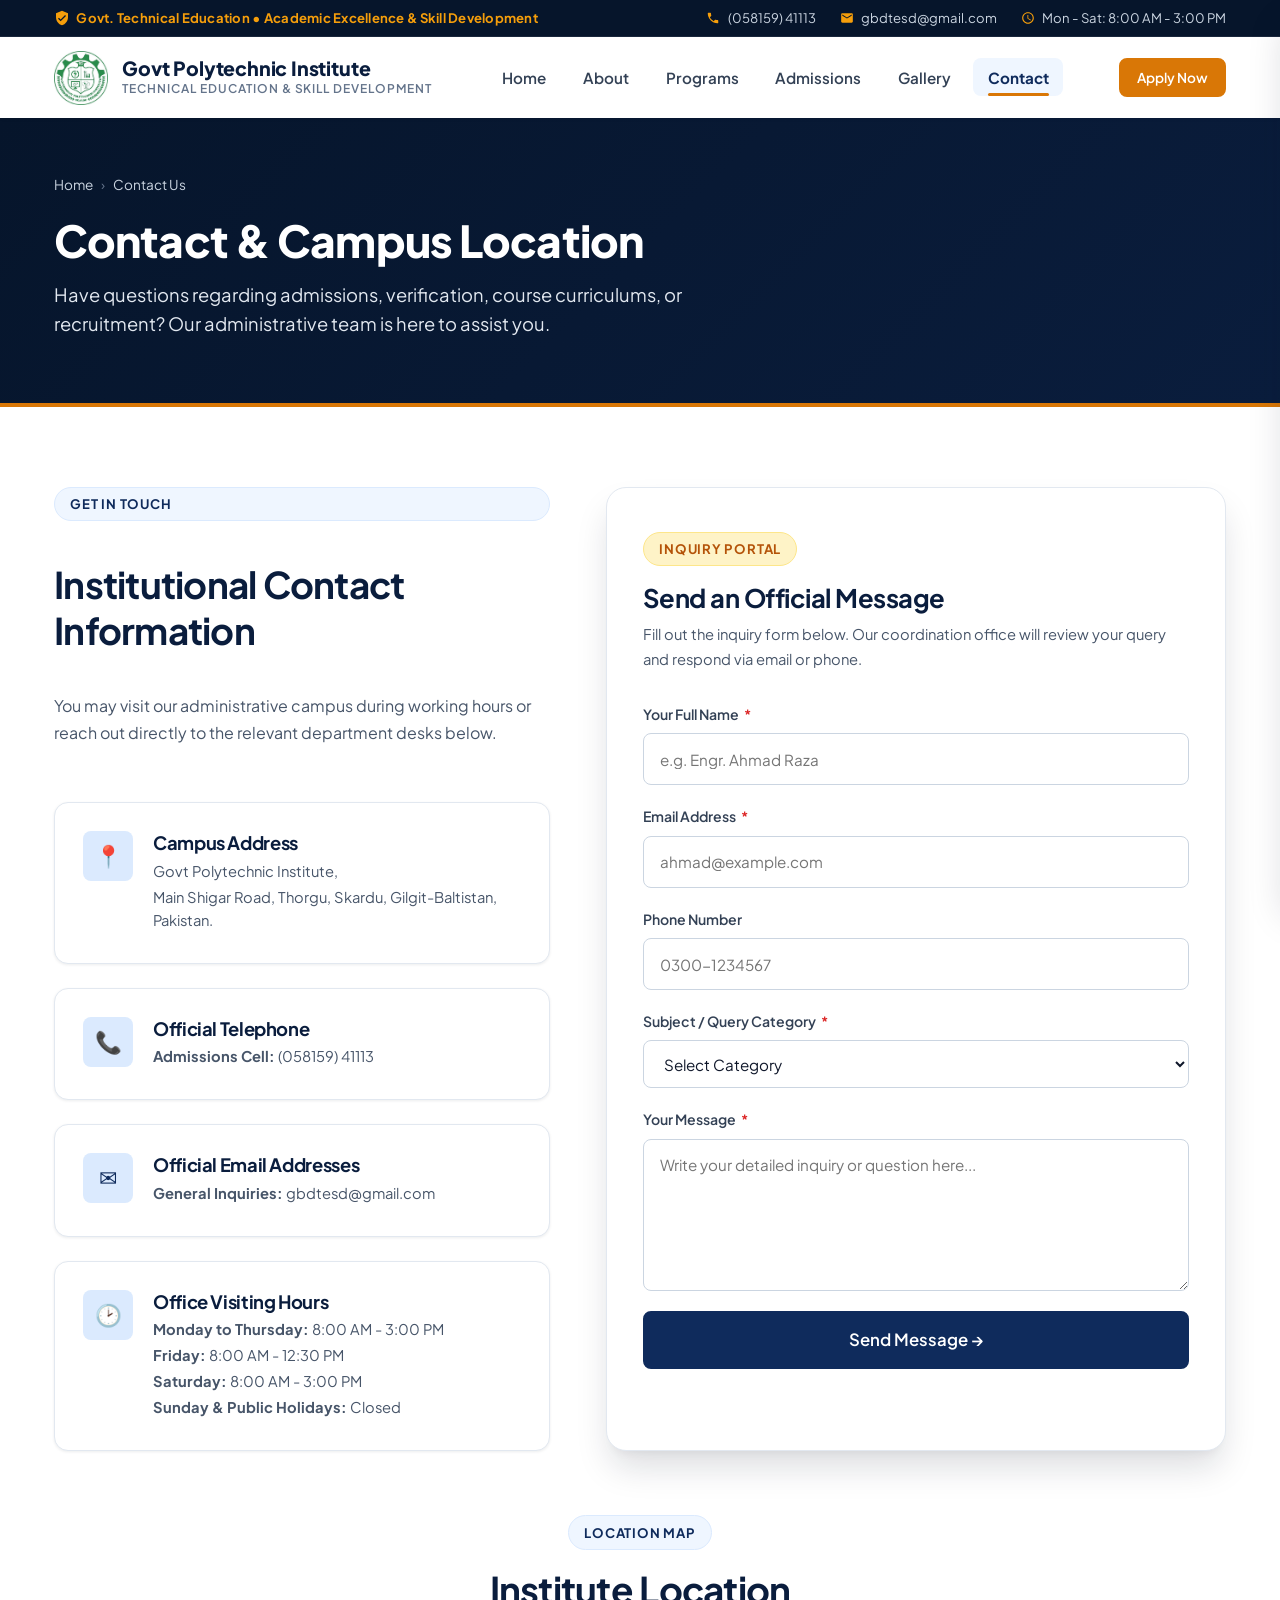
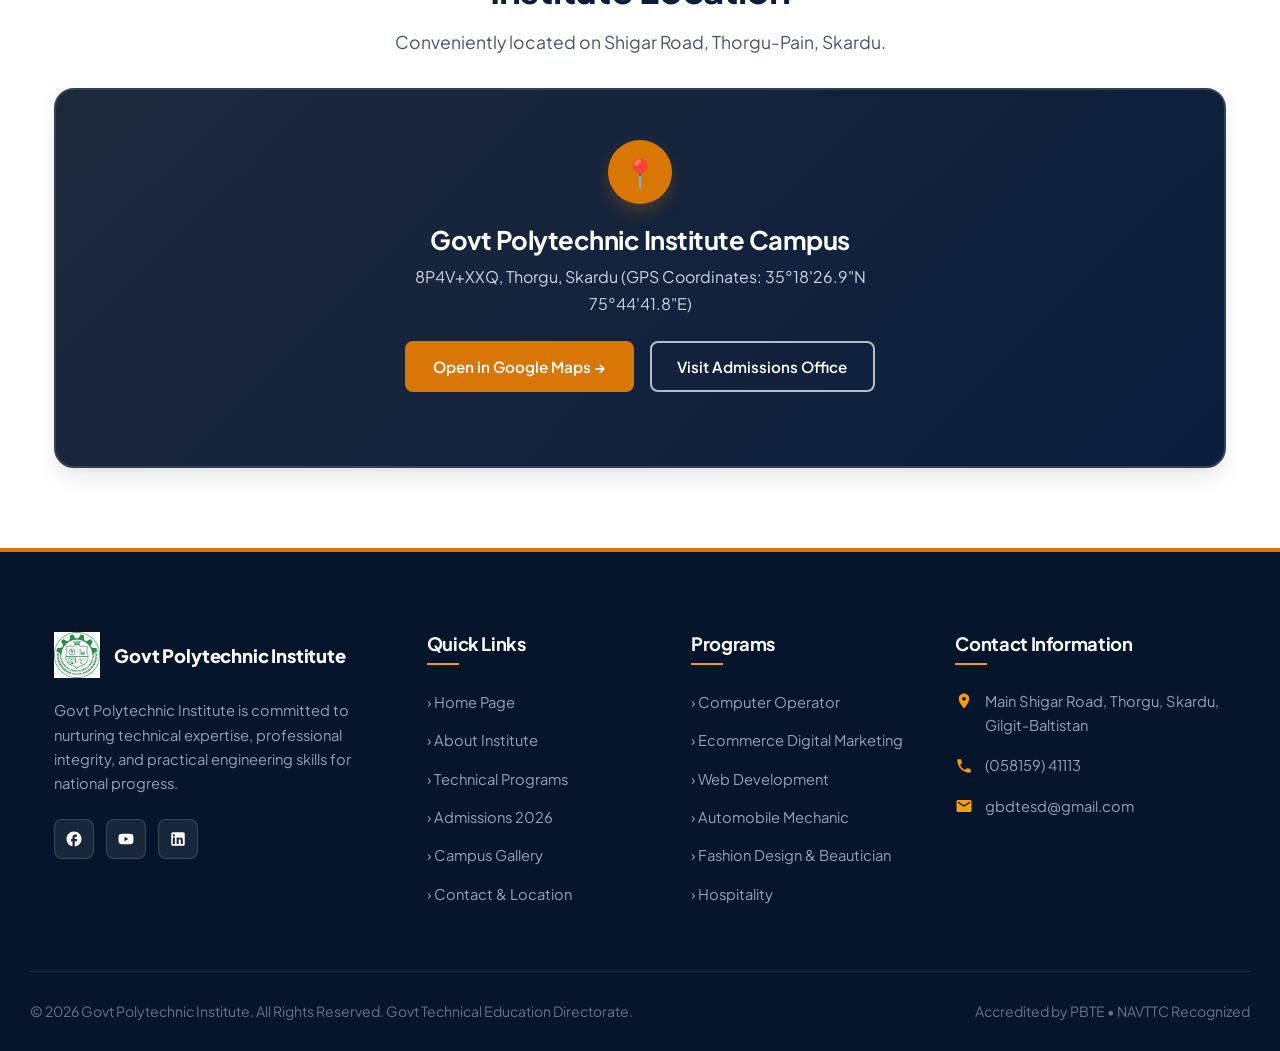
<file: gpit/contact.html>
<!DOCTYPE html>
<html lang="en">

<head>
  <meta charset="UTF-8">
  <meta name="viewport" content="width=device-width, initial-scale=1.0">
  <meta http-equiv="X-UA-Compatible" content="ie=edge">
  <title>Contact Us &amp; Campus Location | Govt Polytechnic Institute</title>
  <meta name="description"
    content="Contact Govt Polytechnic Institute for admission inquiries, student verification, campus visits, and academic counseling. View official phones, emails, and address.">
  <meta property="og:title" content="Contact Us | Govt Polytechnic Institute">
  <meta property="og:description"
    content="Official contact numbers, address, inquiry form, and location map for Govt Polytechnic Institute.">
  <meta property="og:type" content="website">

  <!-- Google Fonts: Plus Jakarta Sans -->
  <link rel="preconnect" href="https://fonts.googleapis.com">
  <link rel="preconnect" href="https://fonts.gstatic.com" crossorigin>
  <link href="https://fonts.googleapis.com/css2?family=Plus+Jakarta+Sans:wght@400;500;600;700;800&display=swap"
    rel="stylesheet">

  <link rel="stylesheet" href="css/style.css">
</head>

<body>

  <a href="#main-content" class="skip-link">Skip to main content</a>

  <!-- Top Information Bar -->
  <header class="site-header">
    <div class="top-bar">
      <div class="container top-bar-inner">
        <div class="govt-tag">
          <svg viewBox="0 0 24 24" width="16" height="16">
            <path fill="currentColor"
              d="M12 1L3 5v6c0 5.55 3.84 10.74 9 12 5.16-1.26 9-6.45 9-12V5l-9-4zm-2 16l-4-4 1.41-1.41L10 14.17l6.59-6.59L18 9l-8 8z" />
          </svg>
          Govt. Technical Education &bull; Academic Excellence &amp; Skill Development
        </div>
        <div class="top-bar-meta">
          <div class="top-bar-item">
            <svg viewBox="0 0 24 24">
              <path
                d="M6.62 10.79c1.44 2.83 3.76 5.14 6.59 6.59l2.2-2.2c.27-.27.67-.36 1.02-.24 1.12.37 2.33.57 3.57.57.55 0 1 .45 1 1V20c0 .55-.45 1-1 1-9.39 0-17-7.61-17-17 0-.55.45-1 1-1h3.5c.55 0 1 .45 1 1 0 1.25.2 2.45.57 3.57.11.35.03.74-.25 1.02l-2.2 2.2z" />
            </svg>
            <span>(058159) 41113</span>
          </div>
          <div class="top-bar-item">
            <svg viewBox="0 0 24 24">
              <path
                d="M20 4H4c-1.1 0-1.99.9-1.99 2L2 18c0 1.1.9 2 2 2h16c1.1 0 2-.9 2-2V6c0-1.1-.9-2-2-2zm0 4l-8 5-8-5V6l8 5 8-5v2z" />
            </svg>
            <a href="mailto:gbdtesd@gmail.com">gbdtesd@gmail.com</a>
          </div>
          <div class="top-bar-item">
            <svg viewBox="0 0 24 24">
              <path
                d="M11.99 2C6.47 2 2 6.48 2 12s4.47 10 9.99 10C17.52 22 22 17.52 22 12S17.52 2 11.99 2zM12 20c-4.42 0-8-3.58-8-8s3.58-8 8-8 8 3.58 8 8-3.58 8-8 8zm.5-13H11v6l5.25 3.15.75-1.23-4.5-2.67z" />
            </svg>
            <span>Mon - Sat: 8:00 AM - 3:00 PM</span>
          </div>
        </div>
      </div>
    </div>

    <!-- Main Navigation Bar -->
    <nav class="main-nav" aria-label="Main Navigation">
      <div class="container nav-container">
        <a href="index.html" class="brand" aria-label="Govt Polytechnic Institute Homepage">
          <img src="images/logo.jpg" alt="Govt Polytechnic Institute Emblem" class="brand-logo">
          <div class="brand-text">
            <span class="brand-title">Govt Polytechnic Institute</span>
            <span class="brand-subtitle">Technical Education &amp; Skill Development</span>
          </div>
        </a>

        <ul class="nav-menu">
          <li><a href="index.html" class="nav-link">Home</a></li>
          <li><a href="about.html" class="nav-link">About</a></li>
          <li><a href="programs.html" class="nav-link">Programs</a></li>
          <li><a href="admissions.html" class="nav-link">Admissions</a></li>
          <li><a href="gallery.html" class="nav-link">Gallery</a></li>
          <li><a href="contact.html" class="nav-link active">Contact</a></li>
        </ul>

        <div class="nav-actions">
          <a href="admissions.html" class="btn btn-gold btn-sm btn-apply-nav">Apply Now</a>
          <button type="button" class="mobile-toggle" aria-label="Open mobile navigation" aria-expanded="false">
            <svg viewBox="0 0 24 24">
              <path d="M3 18h18v-2H3v2zm0-5h18v-2H3v2zm0-7v2h18V6H3z" />
            </svg>
          </button>
        </div>
      </div>
    </nav>
  </header>

  <!-- Mobile Navigation Drawer & Overlay -->
  <div class="mobile-nav-overlay" aria-hidden="true"></div>
  <aside class="mobile-nav-drawer" aria-label="Mobile Navigation Menu">
    <div class="mobile-drawer-header">
      <div class="brand">
        <img src="images/logo.jpg" alt="GPI Logo" width="40" height="40">
        <span class="brand-title" style="font-size: 1.05rem;">GPI Skardu</span>
      </div>
      <button type="button" class="mobile-drawer-close" aria-label="Close menu">&times;</button>
    </div>
    <ul class="mobile-nav-links">
      <li><a href="index.html" class="nav-link">Home</a></li>
      <li><a href="about.html" class="nav-link">About Us</a></li>
      <li><a href="programs.html" class="nav-link">Technical Programs</a></li>
      <li><a href="admissions.html" class="nav-link">Admissions 2026</a></li>
      <li><a href="gallery.html" class="nav-link">Campus Gallery</a></li>
      <li><a href="contact.html" class="nav-link active">Contact &amp; Location</a></li>
    </ul>
    <div class="mobile-drawer-footer">
      <a href="admissions.html" class="btn btn-gold" style="width: 100%;">Apply for Admission</a>
    </div>
  </aside>

  <main id="main-content">
    <!-- Page Hero with Breadcrumb -->
    <section class="page-hero">
      <div class="container">
        <nav class="breadcrumb" aria-label="Breadcrumb">
          <a href="index.html">Home</a>
          <span class="breadcrumb-separator">&rsaquo;</span>
          <span aria-current="page">Contact Us</span>
        </nav>
        <h1 class="page-hero-title">Contact &amp; Campus Location</h1>
        <p class="page-hero-subtitle">
          Have questions regarding admissions, verification, course curriculums, or recruitment? Our administrative team
          is here to assist you.
        </p>
      </div>
    </section>

    <!-- Contact Details & Form Section -->
    <section class="section" aria-label="Contact Information and Inquiries">
      <div class="container">
        <div class="contact-grid">

          <!-- Left Column: Official Contact Information -->
          <div class="contact-info-cards reveal-on-scroll">
            <span class="section-badge">Get In Touch</span>
            <h2 class="section-title">Institutional Contact Information</h2>
            <p style="color: var(--slate-600); margin-bottom: 2rem;">
              You may visit our administrative campus during working hours or reach out directly to the relevant
              department desks below.
            </p>

            <div class="contact-card">
              <div class="contact-card-icon">&#128205;</div>
              <div class="contact-card-info">
                <h4>Campus Address</h4>
                <p>Govt Polytechnic Institute,</p>
                <p>Main Shigar Road, Thorgu, Skardu, Gilgit-Baltistan, Pakistan.</p>
                <!-- <span style="font-size: 0.8rem; color: var(--accent-600); font-weight: 700;"></span> -->
              </div>
            </div>

            <div class="contact-card">
              <div class="contact-card-icon">&#128222;</div>
              <div class="contact-card-info">
                <h4>Official Telephone</h4>
                <p><strong>Admissions Cell:</strong> (058159) 41113</p>
              
              </div>
            </div>

            <div class="contact-card">
              <div class="contact-card-icon">&#9993;</div>
              <div class="contact-card-info">
                <h4>Official Email Addresses</h4>
                <p><strong>General Inquiries:</strong> <a href="mailto:gbdtesd@gmail.com">gbdtesd@gmail.com</a></p>
              
              </div>
            </div>

            <div class="contact-card">
              <div class="contact-card-icon">&#128337;</div>
              <div class="contact-card-info">
                <h4>Office Visiting Hours</h4>
                <p><strong>Monday to Thursday:</strong> 8:00 AM - 3:00 PM</p>
                <p><strong>Friday:</strong> 8:00 AM - 12:30 PM</p>
                <p><strong>Saturday:</strong> 8:00 AM - 3:00 PM </p>
                <p><strong>Sunday &amp; Public Holidays:</strong> Closed</p>
              </div>
            </div>
          </div>

          <!-- Right Column: Interactive Validated Inquiry Form -->
          <div class="form-wrapper reveal-on-scroll" style="margin: 0; padding: 2.75rem 2.25rem;">
            <span class="section-badge badge-gold">Inquiry Portal</span>
            <h3 style="font-size: 1.6rem; margin-bottom: 0.5rem; color: var(--primary-900);">Send an Official Message
            </h3>
            <p style="font-size: 0.92rem; color: var(--slate-600); margin-bottom: 2rem;">
              Fill out the inquiry form below. Our coordination office will review your query and respond via email or
              phone.
            </p>

            <form id="contactForm" novalidate>
              <div class="form-group">
                <label for="contactName">Your Full Name <span class="required">*</span></label>
                <input type="text" id="contactName" class="form-control" placeholder="e.g. Engr. Ahmad Raza" required>
                <div class="form-error-msg">Please enter your name (minimum 3 characters).</div>
              </div>

              <div class="form-group">
                <label for="contactEmail">Email Address <span class="required">*</span></label>
                <input type="email" id="contactEmail" class="form-control" placeholder="ahmad@example.com" required>
                <div class="form-error-msg">Please enter a valid email address.</div>
              </div>

              <div class="form-group">
                <label for="contactPhone">Phone Number</label>
                <input type="tel" id="contactPhone" class="form-control" placeholder="0300-1234567">
              </div>

              <div class="form-group">
                <label for="contactSubject">Subject / Query Category <span class="required">*</span></label>
                <select id="contactSubject" class="form-control" required>
                  <option value="">Select Category</option>
                  <option value="Admissions Inquiry">Admissions Inquiry &amp; Merit Lists</option>
                  <option value="Degree Verification">Diploma &amp; Result Card Verification</option>
                  <option value="Course Curriculum">Programs &amp; Syllabus Details</option>
                  <option value="Industry Linkages">Industrial Internship &amp; Placement</option>
                  <option value="General Admin">General Institutional Query</option>
                </select>
                <div class="form-error-msg">Please select a subject category.</div>
              </div>

              <div class="form-group">
                <label for="contactMessage">Your Message <span class="required">*</span></label>
                <textarea id="contactMessage" class="form-control" rows="5"
                  placeholder="Write your detailed inquiry or question here..." required></textarea>
                <div class="form-error-msg">Message must be at least 10 characters long.</div>
              </div>

              <button type="submit" class="btn btn-primary btn-lg" style="width: 100%;">
                Send Message &rarr;
              </button>
            </form>
          </div>

        </div>

        <!-- Styled Map Placeholder Section -->
        <div class="map-section-wrapper reveal-on-scroll">
          <div class="section-header" style="margin-bottom: 2rem;">
            <span class="section-badge">Location Map</span>
            <h2 class="section-title">Institute Location</h2>
            <p class="section-subtitle">
              Conveniently located on Shigar Road, Thorgu-Pain, Skardu.
            </p>
          </div>

          <!--
            GOOGLE MAPS EMBED INSTRUCTION:
            To embed an active Google Maps iframe in production, replace the placeholder below with:
            <iframe src="https://www.google.com/maps/embed?pb=..." width="100%" height="450" style="border:0; border-radius:14px;" allowfullscreen="" loading="lazy"></iframe>
          -->
          <div class="map-placeholder-box">
            <div class="map-pin-icon">&#128205;</div>
            <h3 class="map-location-title">Govt Polytechnic Institute Campus</h3>
            <p class="map-location-address">
             8P4V+XXQ, Thorgu, Skardu (GPS Coordinates: 35°18'26.9"N 75°44'41.8"E)
            </p>
            <div style="display: flex; gap: 1rem; flex-wrap: wrap; justify-content: center;">
              <a href="https://maps.google.com" target="_blank" rel="noopener noreferrer" class="btn btn-gold">Open in
                Google Maps &rarr;</a>
              <a href="admissions.html" class="btn btn-outline-white">Visit Admissions Office</a>
            </div>
            <div style="margin-top: 1.5rem; font-size: 0.8rem; color: var(--slate-400);">
            
            </div>
          </div>
        </div>

      </div>
    </section>
  </main>

  <!-- Footer -->
  <footer class="site-footer">
    <div class="container footer-grid">
      <div class="footer-col">
        <div class="footer-brand">
          <img src="images/logo.jpg" alt="GPI Logo" width="46" height="46">
          <span class="brand-title" style="font-size: 1.15rem;">Govt Polytechnic Institute</span>
        </div>
        <p class="footer-desc">
          Govt Polytechnic Institute is committed to nurturing technical expertise, professional integrity, and
          practical engineering skills for national progress.
        </p>
        <div class="footer-social-links">
          <a href="https://facebook.com" target="_blank" rel="noopener noreferrer" class="social-btn"
            aria-label="Facebook">
            <svg viewBox="0 0 24 24" width="18" height="18" fill="currentColor">
              <path
                d="M22 12c0-5.52-4.48-10-10-10S2 6.48 2 12c0 4.84 3.44 8.87 8 9.8V15H8v-3h2V9.5C10 7.57 11.57 6 13.5 6H16v3h-2c-.55 0-1 .45-1 1v2h3v3h-3v6.95c5.05-.5 9-4.76 9-9.95z" />
            </svg>
          </a>
          <a href="https://youtube.com" target="_blank" rel="noopener noreferrer" class="social-btn"
            aria-label="YouTube">
            <svg viewBox="0 0 24 24" width="18" height="18" fill="currentColor">
              <path
                d="M21.58 7.19c-.23-.86-.91-1.54-1.77-1.77C18.25 5 12 5 12 5s-6.25 0-7.81.42c-.86.23-1.54.91-1.77 1.77C2 8.75 2 12 2 12s0 3.25.42 4.81c.23.86.91 1.54 1.77 1.77C5.75 19 12 19 12 19s6.25 0 7.81-.42c.86-.23 1.54-.91 1.77-1.77C22 15.25 22 12 22 12s0-3.25-.42-4.81zM10 15V9l5.2 3-5.2 3z" />
            </svg>
          </a>
          <a href="https://linkedin.com" target="_blank" rel="noopener noreferrer" class="social-btn"
            aria-label="LinkedIn">
            <svg viewBox="0 0 24 24" width="18" height="18" fill="currentColor">
              <path
                d="M19 3a2 2 0 0 1 2 2v14a2 2 0 0 1-2 2H5a2 2 0 0 1-2-2V5a2 2 0 0 1 2-2h14m-.5 15.5v-5.3a3.26 3.26 0 0 0-3.26-3.26c-.85 0-1.84.52-2.28 1.3v-1.11h-2.79v8.37h2.79v-4.93c0-.77.62-1.4 1.39-1.4a1.4 1.4 0 0 1 1.4 1.4v4.93h2.75M6.46 8.76a1.6 1.6 0 0 0 1.6-1.6 1.6 1.6 0 0 0-1.6-1.6 1.6 1.6 0 0 0-1.6 1.6 1.6 1.6 0 0 0 1.6 1.6m1.4 9.74v-8.37H5.06v8.37h2.8z" />
            </svg>
          </a>
        </div>
      </div>

      <div class="footer-col">
        <h4 class="footer-heading">Quick Links</h4>
        <ul class="footer-links-list">
          <li class="footer-link-item"><a href="index.html">&rsaquo; Home Page</a></li>
          <li class="footer-link-item"><a href="about.html">&rsaquo; About Institute</a></li>
          <li class="footer-link-item"><a href="programs.html">&rsaquo; Technical Programs</a></li>
          <li class="footer-link-item"><a href="admissions.html">&rsaquo; Admissions 2026</a></li>
          <li class="footer-link-item"><a href="gallery.html">&rsaquo; Campus Gallery</a></li>
          <li class="footer-link-item"><a href="contact.html">&rsaquo; Contact &amp; Location</a></li>
        </ul>
      </div>

      <div class="footer-col">
        <h4 class="footer-heading">Programs</h4>
        <ul class="footer-links-list">
          <li class="footer-link-item"><a href="programs.html#electrical">&rsaquo; Computer Operator</a></li>
          <li class="footer-link-item"><a href="programs.html#civil">&rsaquo; Ecommerce Digital Marketing</a></li>
          <li class="footer-link-item"><a href="programs.html#mechanical">&rsaquo; Web Development</a></li>
          <li class="footer-link-item"><a href="programs.html#computer">&rsaquo; Automobile Mechanic</a></li>
          <li class="footer-link-item"><a href="programs.html#electronics">&rsaquo; Fashion Design &amp;  Beautician</a></li>
          <li class="footer-link-item"><a href="programs.html#autodiesel">&rsaquo; Hospitality</a></li>
        </ul>
      </div>

      <div class="footer-col">
        <h4 class="footer-heading">Contact Information</h4>
        <div class="footer-contact-list">
          <div class="footer-contact-item">
            <svg viewBox="0 0 24 24">
              <path
                d="M12 2C8.13 2 5 5.13 5 9c0 5.25 7 13 7 13s7-7.75 7-13c0-3.87-3.13-7-7-7zm0 9.5c-1.38 0-2.5-1.12-2.5-2.5s1.12-2.5 2.5-2.5 2.5 1.12 2.5 2.5-1.12 2.5-2.5 2.5z" />
            </svg>
            <span>Main Shigar Road, Thorgu, Skardu, Gilgit-Baltistan</span>
          </div>
          <div class="footer-contact-item">
            <svg viewBox="0 0 24 24">
              <path
                d="M6.62 10.79c1.44 2.83 3.76 5.14 6.59 6.59l2.2-2.2c.27-.27.67-.36 1.02-.24 1.12.37 2.33.57 3.57.57.55 0 1 .45 1 1V20c0 .55-.45 1-1 1-9.39 0-17-7.61-17-17 0-.55.45-1 1-1h3.5c.55 0 1 .45 1 1 0 1.25.2 2.45.57 3.57.11.35.03.74-.25 1.02l-2.2 2.2z" />
            </svg>
            <span>(058159) 41113</span>
          </div>
          <div class="footer-contact-item">
            <svg viewBox="0 0 24 24">
              <path
                d="M20 4H4c-1.1 0-1.99.9-1.99 2L2 18c0 1.1.9 2 2 2h16c1.1 0 2-.9 2-2V6c0-1.1-.9-2-2-2zm0 4l-8 5-8-5V6l8 5 8-5v2z" />
            </svg>
            <span>gbdtesd@gmail.com</span>
          </div>
        </div>
      </div>
    </div>

    <div class="container footer-bottom">
      <div>&copy; 2026 Govt Polytechnic Institute. All Rights Reserved. Govt Technical Education Directorate.</div>
      <div>Accredited by PBTE &bull; NAVTTC Recognized</div>
    </div>
  </footer>

  <button type="button" class="back-to-top" aria-label="Back to top of page">&uarr;</button>
  <script src="js/script.js"></script>
</body>

</html>
</file>
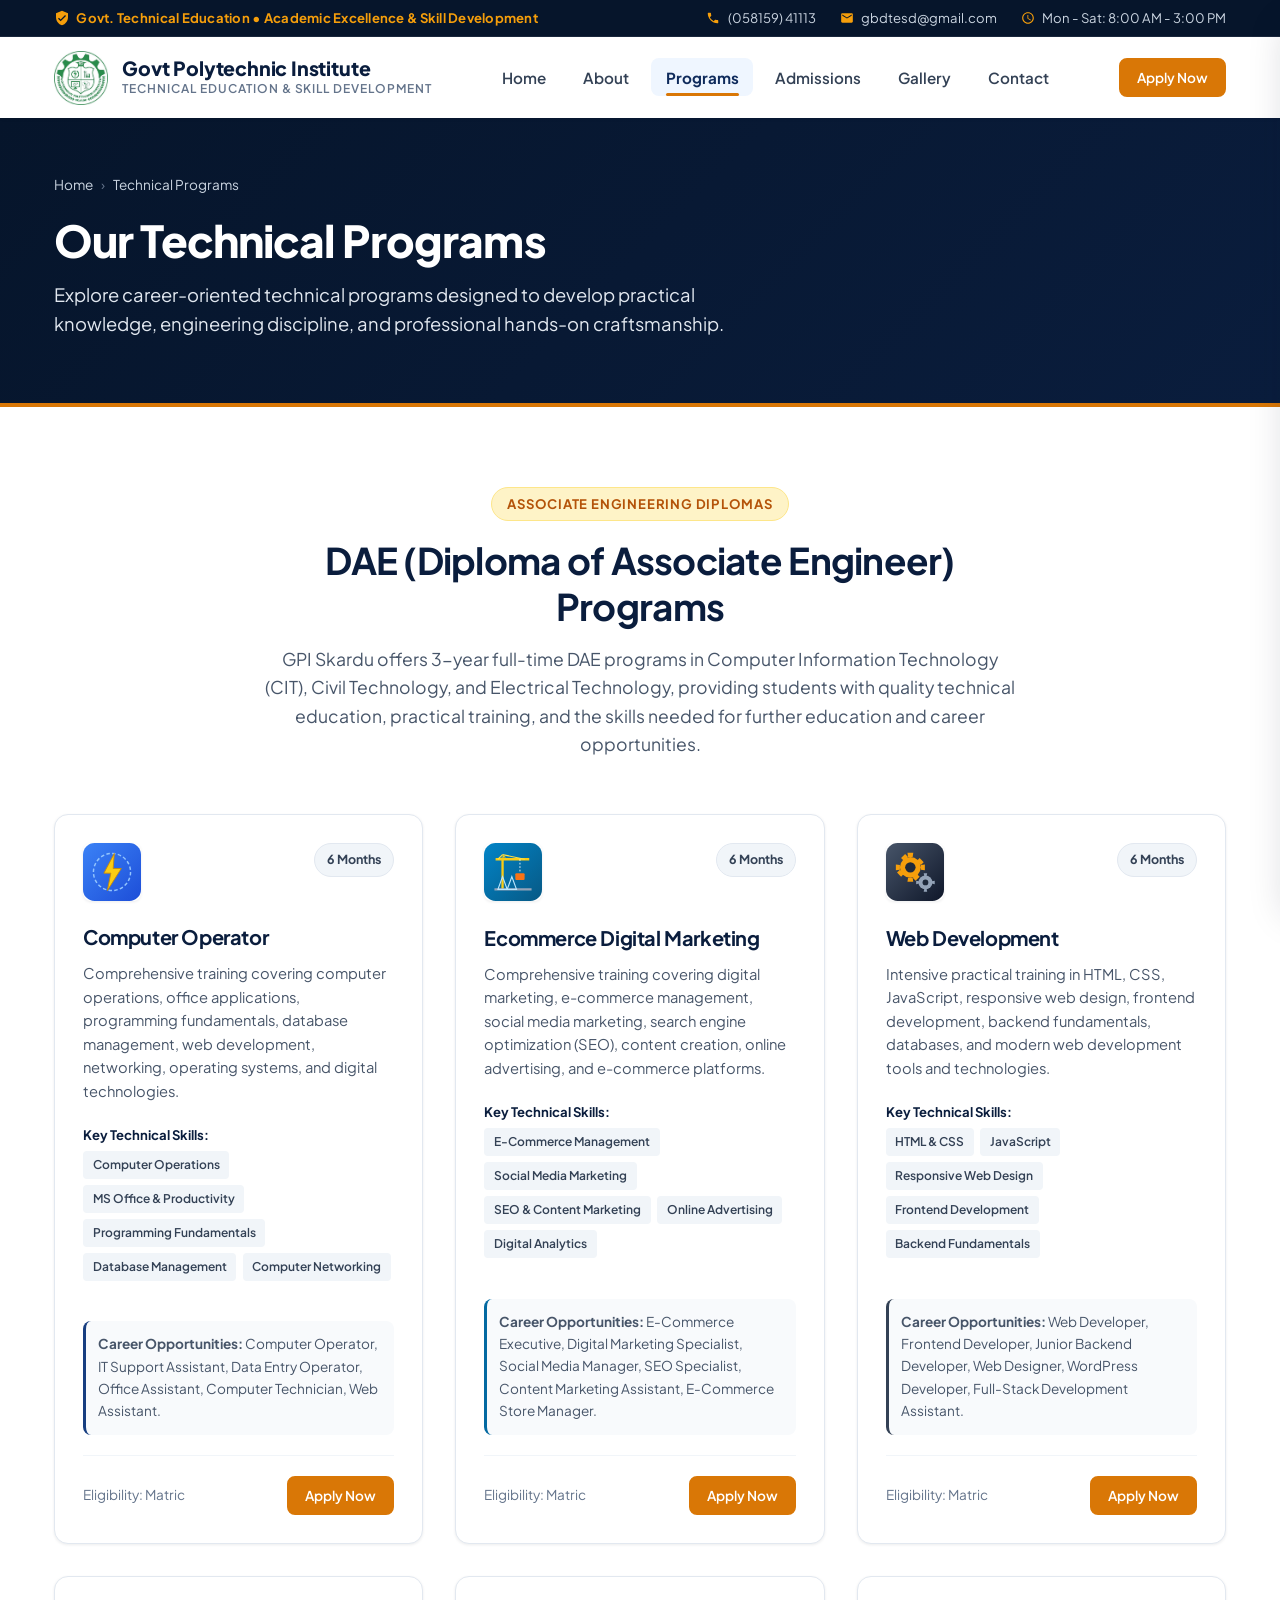
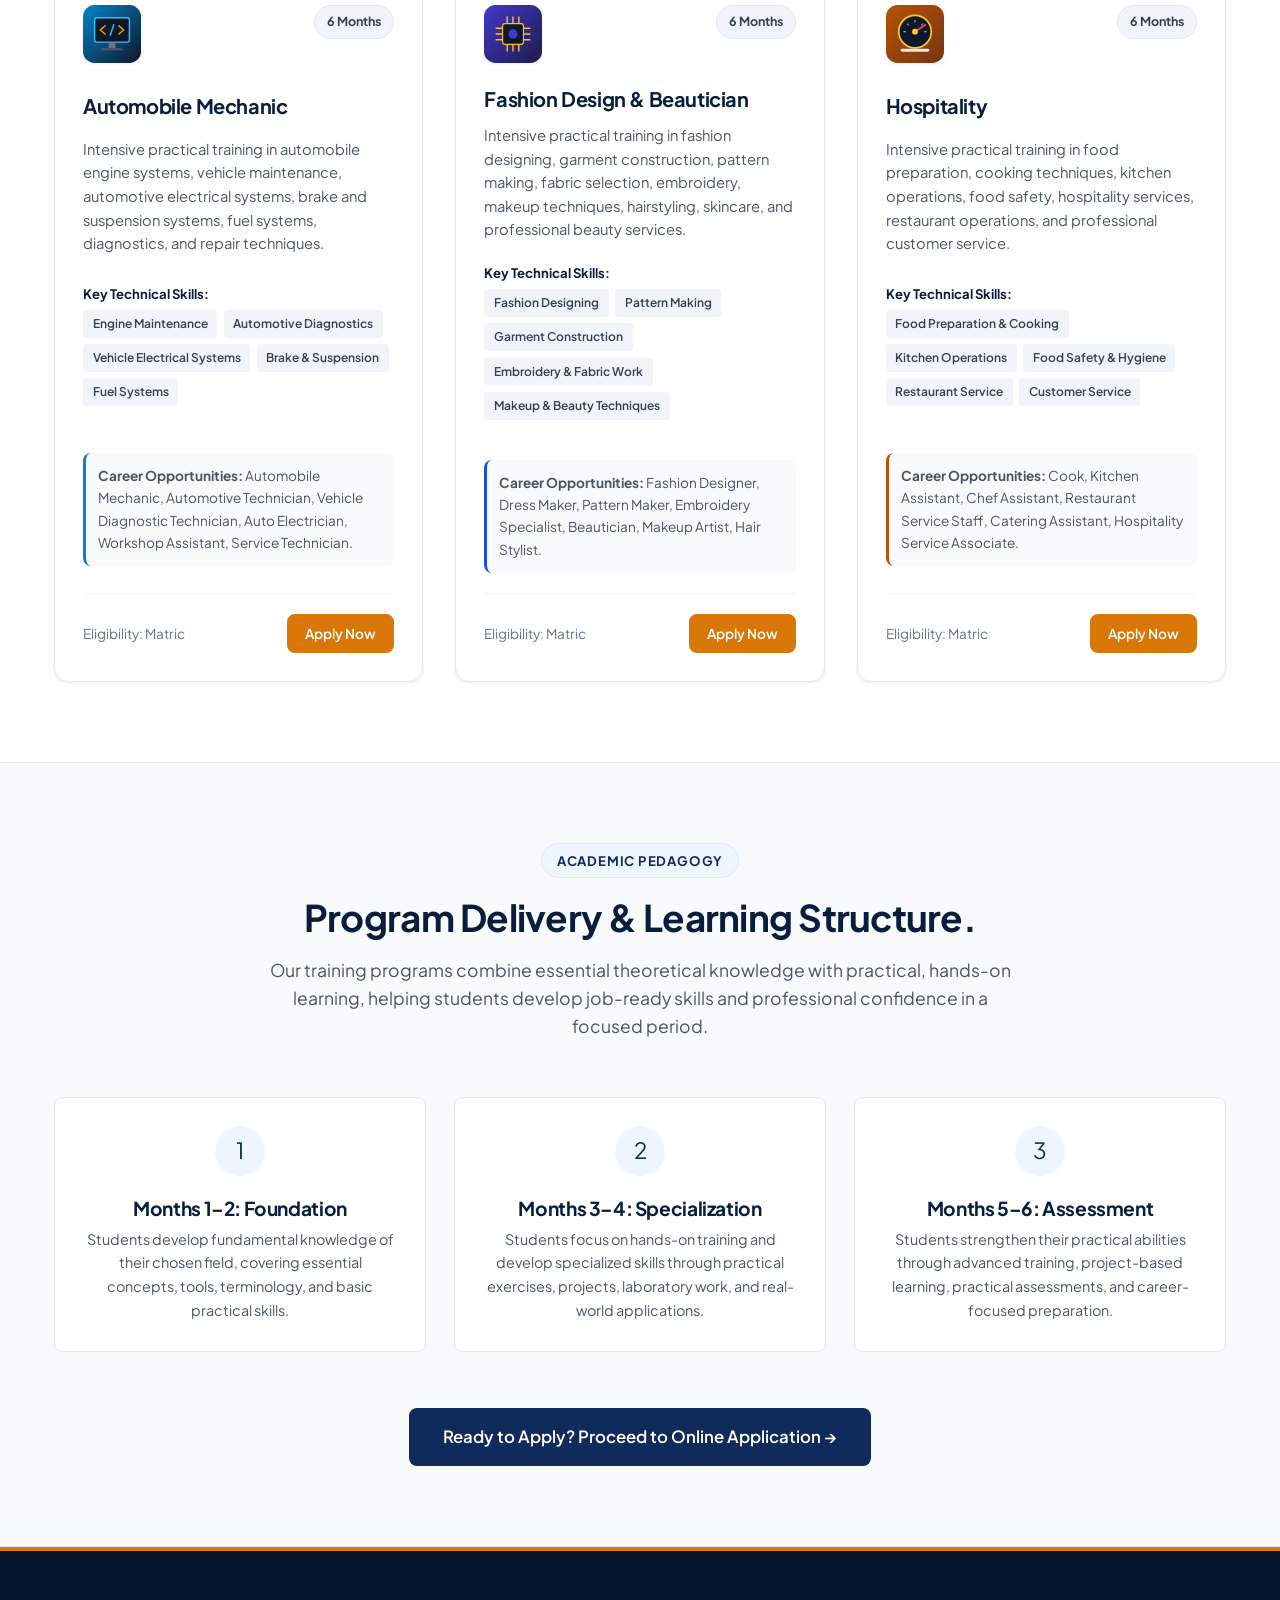
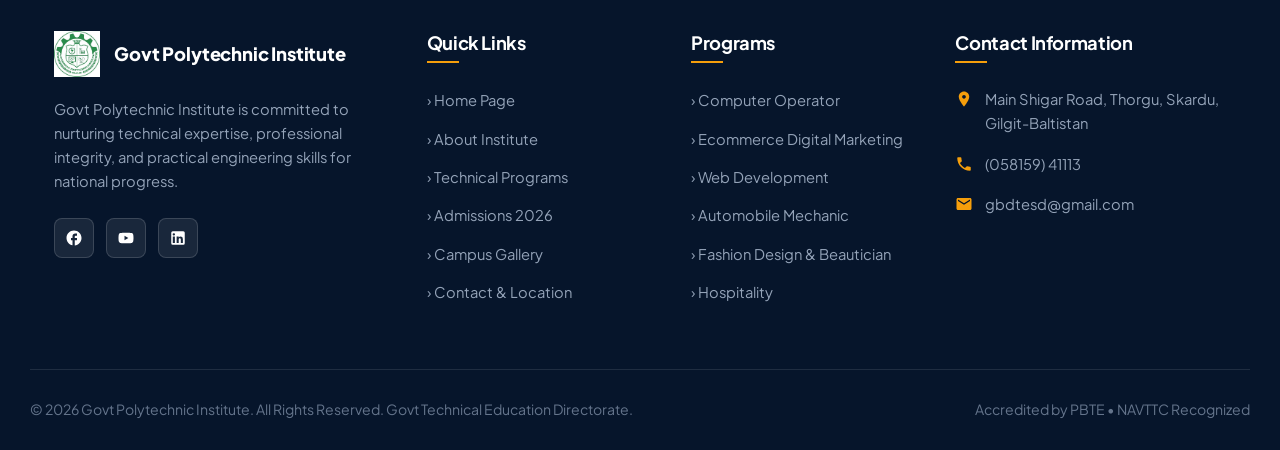
<file: gpit/programs.html>
<!DOCTYPE html>
<html lang="en">

<head>
  <meta charset="UTF-8">
  <meta name="viewport" content="width=device-width, initial-scale=1.0">
  <meta http-equiv="X-UA-Compatible" content="ie=edge">
  <title>Technical Programs | Govt Polytechnic Institute</title>
  <meta name="description"
    content="Explore accredited 3-year DAE technical diploma programs in Electrical, Civil, Mechanical, Automobile Mechanic, Electronics, and Automotive Engineering at Govt Polytechnic Institute.">
  <meta property="og:title" content="Technical Programs | Govt Polytechnic Institute">
  <meta property="og:description"
    content="Comprehensive, career-oriented 3-year DAE engineering diplomas with 70% hands-on laboratory and workshop training.">
  <meta property="og:type" content="website">

  <!-- Google Fonts: Plus Jakarta Sans -->
  <link rel="preconnect" href="https://fonts.googleapis.com">
  <link rel="preconnect" href="https://fonts.gstatic.com" crossorigin>
  <link href="https://fonts.googleapis.com/css2?family=Plus+Jakarta+Sans:wght@400;500;600;700;800&display=swap"
    rel="stylesheet">

  <link rel="stylesheet" href="css/style.css">
</head>

<body>

  <a href="#main-content" class="skip-link">Skip to main content</a>

  <!-- Top Information Bar -->
  <header class="site-header">
    <div class="top-bar">
      <div class="container top-bar-inner">
        <div class="govt-tag">
          <svg viewBox="0 0 24 24" width="16" height="16">
            <path fill="currentColor"
              d="M12 1L3 5v6c0 5.55 3.84 10.74 9 12 5.16-1.26 9-6.45 9-12V5l-9-4zm-2 16l-4-4 1.41-1.41L10 14.17l6.59-6.59L18 9l-8 8z" />
          </svg>
          Govt. Technical Education &bull; Academic Excellence &amp; Skill Development
        </div>
        <div class="top-bar-meta">
          <div class="top-bar-item">
            <svg viewBox="0 0 24 24">
              <path
                d="M6.62 10.79c1.44 2.83 3.76 5.14 6.59 6.59l2.2-2.2c.27-.27.67-.36 1.02-.24 1.12.37 2.33.57 3.57.57.55 0 1 .45 1 1V20c0 .55-.45 1-1 1-9.39 0-17-7.61-17-17 0-.55.45-1 1-1h3.5c.55 0 1 .45 1 1 0 1.25.2 2.45.57 3.57.11.35.03.74-.25 1.02l-2.2 2.2z" />
            </svg>
            <span>(058159) 41113</span>
          </div>
          <div class="top-bar-item">
            <svg viewBox="0 0 24 24">
              <path
                d="M20 4H4c-1.1 0-1.99.9-1.99 2L2 18c0 1.1.9 2 2 2h16c1.1 0 2-.9 2-2V6c0-1.1-.9-2-2-2zm0 4l-8 5-8-5V6l8 5 8-5v2z" />
            </svg>
            <a href="mailto:gbdtesd@gmail.com">gbdtesd@gmail.com</a>
          </div>
          <div class="top-bar-item">
            <svg viewBox="0 0 24 24">
              <path
                d="M11.99 2C6.47 2 2 6.48 2 12s4.47 10 9.99 10C17.52 22 22 17.52 22 12S17.52 2 11.99 2zM12 20c-4.42 0-8-3.58-8-8s3.58-8 8-8 8 3.58 8 8-3.58 8-8 8zm.5-13H11v6l5.25 3.15.75-1.23-4.5-2.67z" />
            </svg>
            <span>Mon - Sat: 8:00 AM - 3:00 PM</span>
          </div>
        </div>
      </div>
    </div>

    <!-- Main Navigation Bar -->
    <nav class="main-nav" aria-label="Main Navigation">
      <div class="container nav-container">
        <a href="index.html" class="brand" aria-label="Govt Polytechnic Institute Homepage">
          <img src="images/logo.jpg" alt="Govt Polytechnic Institute Emblem" class="brand-logo">
          <div class="brand-text">
            <span class="brand-title">Govt Polytechnic Institute</span>
            <span class="brand-subtitle">Technical Education &amp; Skill Development</span>
          </div>
        </a>

        <ul class="nav-menu">
          <li><a href="index.html" class="nav-link">Home</a></li>
          <li><a href="about.html" class="nav-link">About</a></li>
          <li><a href="programs.html" class="nav-link active">Programs</a></li>
          <li><a href="admissions.html" class="nav-link">Admissions</a></li>
          <li><a href="gallery.html" class="nav-link">Gallery</a></li>
          <li><a href="contact.html" class="nav-link">Contact</a></li>
        </ul>

        <div class="nav-actions">
          <a href="admissions.html" class="btn btn-gold btn-sm btn-apply-nav">Apply Now</a>
          <button type="button" class="mobile-toggle" aria-label="Open mobile navigation" aria-expanded="false">
            <svg viewBox="0 0 24 24">
              <path d="M3 18h18v-2H3v2zm0-5h18v-2H3v2zm0-7v2h18V6H3z" />
            </svg>
          </button>
        </div>
      </div>
    </nav>
  </header>

  <!-- Mobile Navigation Drawer & Overlay -->
  <div class="mobile-nav-overlay" aria-hidden="true"></div>
  <aside class="mobile-nav-drawer" aria-label="Mobile Navigation Menu">
    <div class="mobile-drawer-header">
      <div class="brand">
        <img src="images/logo.jpg" alt="GPI Logo" width="40" height="40">
        <span class="brand-title" style="font-size: 1.05rem;">GPI Skardu</span>
      </div>
      <button type="button" class="mobile-drawer-close" aria-label="Close menu">&times;</button>
    </div>
    <ul class="mobile-nav-links">
      <li><a href="index.html" class="nav-link">Home</a></li>
      <li><a href="about.html" class="nav-link">About Us</a></li>
      <li><a href="programs.html" class="nav-link active">Technical Programs</a></li>
      <li><a href="admissions.html" class="nav-link">Admissions 2026</a></li>
      <li><a href="gallery.html" class="nav-link">Campus Gallery</a></li>
      <li><a href="contact.html" class="nav-link">Contact &amp; Location</a></li>
    </ul>
    <div class="mobile-drawer-footer">
      <a href="admissions.html" class="btn btn-gold" style="width: 100%;">Apply for Admission</a>
    </div>
  </aside>

  <main id="main-content">
    <!-- Page Hero with Breadcrumb -->
    <section class="page-hero">
      <div class="container">
        <nav class="breadcrumb" aria-label="Breadcrumb">
          <a href="index.html">Home</a>
          <span class="breadcrumb-separator">&rsaquo;</span>
          <span aria-current="page">Technical Programs</span>
        </nav>
        <h1 class="page-hero-title">Our Technical Programs</h1>
        <p class="page-hero-subtitle">
          Explore career-oriented technical programs designed to develop practical knowledge, engineering discipline,
          and professional hands-on craftsmanship.
        </p>
      </div>
    </section>

    <!-- Program Catalog Grid -->
    <section class="section" aria-label="Academic Programs Catalog">
      <div class="container">
        <div class="section-header reveal-on-scroll">
          <span class="section-badge badge-gold">Associate Engineering Diplomas</span>
          <h2 class="section-title">DAE (Diploma of Associate Engineer) Programs</h2>
          <p class="section-subtitle">
            GPI Skardu offers 3-year full-time DAE programs in Computer Information Technology (CIT), Civil Technology, 
            and Electrical Technology, providing students with quality technical education, practical training, and the skills needed for further education and career opportunities.
          </p>
        </div>

        <div class="programs-grid">
          <!-- 1. Computer Operator -->
          <article class="program-card reveal-on-scroll" id="electrical">
            <div class="program-card-header">
              <div class="program-icon-box">
                <img src="images/programs/electrical.svg" alt="Computer Operator Emblem" width="58" height="58">
              </div>
              <span class="duration-pill">6 Months</span>
            </div>
            <div class="program-card-body">
              <span class="program-dept"></span>
              <h3 class="program-title">Computer Operator</h3>
              <p class="program-desc">
                Comprehensive training covering computer operations, office applications, programming fundamentals, 
                database management, web development, networking, operating systems, and digital technologies.
              </p>

              <div style="margin-bottom: 1rem;">
                <strong
                  style="font-size: 0.82rem; color: var(--primary-900); display: block; margin-bottom: 0.35rem;">Key
                  Technical Skills:</strong>
                <div class="program-skills-tags">
                  <span class="skill-tag">Computer Operations</span>
                  <span class="skill-tag">MS Office &amp; Productivity</span>
                  <span class="skill-tag">Programming Fundamentals</span>
                  <span class="skill-tag">Database Management</span>
                  <span class="skill-tag">Computer Networking</span>
                </div>
              </div>

              <div
                style="margin-bottom: 1.25rem; font-size: 0.85rem; color: var(--slate-600); background: var(--slate-50); padding: 0.75rem; border-radius: var(--radius-md); border-left: 3px solid var(--primary-700);">
                <strong>Career Opportunities:</strong> Computer Operator, IT Support Assistant, Data Entry Operator, Office Assistant, Computer Technician, Web Assistant.
              </div>

              <div class="program-card-footer">
                <span style="font-size: 0.85rem; color: var(--slate-500);">Eligibility: Matric </span>
                <a href="admissions.html?program=electrical" class="btn btn-sm btn-gold">Apply Now</a>
              </div>
            </div>
          </article>

          <!-- 2. Ecommerce Digital Marketing -->
          <article class="program-card reveal-on-scroll" id="civil">
            <div class="program-card-header">
              <div class="program-icon-box">
                <img src="images/programs/civil.svg" alt="Ecommerce Digital Marketing Emblem" width="58" height="58">
              </div>
              <span class="duration-pill">6 Months</span>
            </div>
            <div class="program-card-body">
              <span class="program-dept"></span>
              <h3 class="program-title">Ecommerce Digital Marketing</h3>
              <p class="program-desc">
                Comprehensive training covering digital marketing, e-commerce management, social media marketing, 
                search engine optimization (SEO), content creation, online advertising, and e-commerce platforms.
              </p>

              <div style="margin-bottom: 1rem;">
                <strong
                  style="font-size: 0.82rem; color: var(--primary-900); display: block; margin-bottom: 0.35rem;">Key
                  Technical Skills:</strong>
                <div class="program-skills-tags">
                  <span class="skill-tag">E-Commerce Management</span>
                  <span class="skill-tag">Social Media Marketing</span>
                  <span class="skill-tag">SEO & Content Marketing</span>
                  <span class="skill-tag">Online Advertising</span>
                  <span class="skill-tag">Digital Analytics</span>
                </div>
              </div>

              <div
                style="margin-bottom: 1.25rem; font-size: 0.85rem; color: var(--slate-600); background: var(--slate-50); padding: 0.75rem; border-radius: var(--radius-md); border-left: 3px solid var(--sky-700);">
                <strong>Career Opportunities:</strong> E-Commerce Executive, Digital Marketing Specialist, Social Media Manager,
                 SEO Specialist, Content Marketing Assistant, E-Commerce Store Manager.
              </div>

              <div class="program-card-footer">
                <span style="font-size: 0.85rem; color: var(--slate-500);">Eligibility: Matric </span>
                <a href="admissions.html?program=civil" class="btn btn-sm btn-gold">Apply Now</a>
              </div>
            </div>
          </article>

          <!-- 3. Web Development -->
          <article class="program-card reveal-on-scroll" id="mechanical">
            <div class="program-card-header">
              <div class="program-icon-box">
                <img src="images/programs/mechanical.svg" alt="Web Development Emblem" width="58" height="58">
              </div>
              <span class="duration-pill">6 Months</span>
            </div>
            <div class="program-card-body">
              <span class="program-dept"></span>
              <h3 class="program-title">Web Development</h3>
              <p class="program-desc">
               Intensive practical training in HTML, CSS, JavaScript, responsive web design, frontend development, backend fundamentals, databases, 
               and modern web development tools and technologies.
              </p>

              <div style="margin-bottom: 1rem;">
                <strong
                  style="font-size: 0.82rem; color: var(--primary-900); display: block; margin-bottom: 0.35rem;">Key
                  Technical Skills:</strong>
                <div class="program-skills-tags">
                  <span class="skill-tag">HTML &amp; CSS</span>
                  <span class="skill-tag">JavaScript</span>
                  <span class="skill-tag">Responsive Web Design</span>
                  <span class="skill-tag">Frontend Development</span>
                  <span class="skill-tag">Backend Fundamentals</span>
                </div>
              </div>

              <div
                style="margin-bottom: 1.25rem; font-size: 0.85rem; color: var(--slate-600); background: var(--slate-50); padding: 0.75rem; border-radius: var(--radius-md); border-left: 3px solid var(--slate-700);">
                <strong>Career Opportunities:</strong> Web Developer, Frontend Developer, Junior Backend Developer,
                 Web Designer, WordPress Developer, Full-Stack Development Assistant.
              </div>

              <div class="program-card-footer">
                <span style="font-size: 0.85rem; color: var(--slate-500);">Eligibility: Matric </span>
                <a href="admissions.html?program=mechanical" class="btn btn-sm btn-gold">Apply Now</a>
              </div>
            </div>
          </article>

          <!-- 4. Automobile Mechanic (CIT) -->
          <article class="program-card reveal-on-scroll" id="computer">
            <div class="program-card-header">
              <div class="program-icon-box">
                <img src="images/programs/computer.svg" alt="Automobile Mechanic Emblem" width="58" height="58">
              </div>
              <span class="duration-pill">6 Months</span>
            </div>
            <div class="program-card-body">
              <span class="program-dept"></span>
              <h3 class="program-title"> Automobile Mechanic</h3>
              <p class="program-desc">
                Intensive practical training in automobile engine systems, vehicle maintenance, automotive electrical systems, 
                brake and suspension systems, fuel systems, diagnostics, and repair techniques.
              </p>

              <div style="margin-bottom: 1rem;">
                <strong
                  style="font-size: 0.82rem; color: var(--primary-900); display: block; margin-bottom: 0.35rem;">Key
                  Technical Skills:</strong>
                <div class="program-skills-tags">
                  <span class="skill-tag">Engine Maintenance</span>
                  <span class="skill-tag">Automotive Diagnostics</span>
                  <span class="skill-tag">Vehicle Electrical Systems</span>
                  <span class="skill-tag">Brake &amp; Suspension</span>
                  <span class="skill-tag">Fuel Systems</span>
                </div>
              </div>

              <div
                style="margin-bottom: 1.25rem; font-size: 0.85rem; color: var(--slate-600); background: var(--slate-50); padding: 0.75rem; border-radius: var(--radius-md); border-left: 3px solid var(--sky-600);">
                <strong>Career Opportunities:</strong> Automobile Mechanic, Automotive Technician, Vehicle Diagnostic Technician, Auto Electrician, Workshop Assistant, Service Technician.
              </div>

              <div class="program-card-footer">
                <span style="font-size: 0.85rem; color: var(--slate-500);">Eligibility: Matric </span>
                <a href="admissions.html?program=computer" class="btn btn-sm btn-gold">Apply Now</a>
              </div>
            </div>
          </article>

          <!-- 5. Fashion Design &amp;  Beautician -->
          <article class="program-card reveal-on-scroll" id="electronics">
            <div class="program-card-header">
              <div class="program-icon-box">
                <img src="images/programs/electronics.svg" alt="Fashion Design &amp;  Beautician Emblem" width="58" height="58">
              </div>
              <span class="duration-pill">6 Months </span>
            </div>
            <div class="program-card-body">
              <span class="program-dept"></span>
              <h3 class="program-title">Fashion Design &amp;  Beautician</h3>
              <p class="program-desc">
               Intensive practical training in fashion designing, garment construction, pattern making, fabric selection, 
               embroidery, makeup techniques, hairstyling, skincare, and professional beauty services.

              <div style="margin-bottom: 1rem;">
                <strong
                  style="font-size: 0.82rem; color: var(--primary-900); display: block; margin-bottom: 0.35rem;">Key
                  Technical Skills:</strong>
                <div class="program-skills-tags">
                  <span class="skill-tag">Fashion Designing</span>
                  <span class="skill-tag">Pattern Making</span>
                  <span class="skill-tag">Garment Construction</span>
                  <span class="skill-tag">Embroidery &amp; Fabric Work</span>
                  <span class="skill-tag">Makeup &amp; Beauty Techniques</span>
                </div>
              </div>

              <div
                style="margin-bottom: 1.25rem; font-size: 0.85rem; color: var(--slate-600); background: var(--slate-50); padding: 0.75rem; border-radius: var(--radius-md); border-left: 3px solid var(--primary-600);">
                <strong>Career Opportunities:</strong> Fashion Designer, Dress Maker, Pattern Maker, 
                Embroidery Specialist, Beautician, Makeup Artist, Hair Stylist.
              </div>

              <div class="program-card-footer">
                <span style="font-size: 0.85rem; color: var(--slate-500);">Eligibility: Matric </span>
                <a href="admissions.html?program=electronics" class="btn btn-sm btn-gold">Apply Now</a>
              </div>
            </div>
          </article>

          <!-- 6. Auto & Diesel Technology -->
          <article class="program-card reveal-on-scroll" id="autodiesel">
            <div class="program-card-header">
              <div class="program-icon-box">
                <img src="images/programs/autodiesel.svg" alt="Auto & Diesel Technology Emblem" width="58" height="58">
              </div>
              <span class="duration-pill">6 Months</span>
            </div>
            <div class="program-card-body">
              <span class="program-dept"></span>
              <h3 class="program-title">Hospitality</h3>
              <p class="program-desc">
                Intensive practical training in food preparation, cooking techniques, kitchen operations, 
                food safety, hospitality services, restaurant operations, and professional customer service.
              </p>

              <div style="margin-bottom: 1rem;">
                <strong
                  style="font-size: 0.82rem; color: var(--primary-900); display: block; margin-bottom: 0.35rem;">Key
                  Technical Skills:</strong>
                <div class="program-skills-tags">
                  <span class="skill-tag">Food Preparation &amp; Cooking</span>
                  <span class="skill-tag">Kitchen Operations</span>
                  <span class="skill-tag">Food Safety &amp; Hygiene</span>
                  <span class="skill-tag">Restaurant Service</span>
                  <span class="skill-tag">Customer Service</span>
                </div>
              </div>

              <div
                style="margin-bottom: 1.25rem; font-size: 0.85rem; color: var(--slate-600); background: var(--slate-50); padding: 0.75rem; border-radius: var(--radius-md); border-left: 3px solid var(--accent-600);">
                <strong>Career Opportunities:</strong> Cook, Kitchen Assistant, Chef Assistant, Restaurant Service Staff, Catering Assistant, Hospitality Service Associate.
              </div>

              <div class="program-card-footer">
                <span style="font-size: 0.85rem; color: var(--slate-500);">Eligibility: Matric </span>
                <a href="admissions.html?program=autodiesel" class="btn btn-sm btn-gold">Apply Now</a>
              </div>
            </div>
          </article>
        </div>
      </div>
    </section>

    <!-- Academic Structure & Evaluation System -->
    <section class="section section-light" aria-label="Curriculum and Evaluation">
      <div class="container">
        <div class="section-header reveal-on-scroll">
          <span class="section-badge">Academic Pedagogy</span>
          <h2 class="section-title">Program Delivery &amp; Learning Structure.</h2>
          <p class="section-subtitle">
          Our training programs combine essential theoretical knowledge with practical, hands-on learning, 
          helping students develop job-ready skills and professional confidence in a focused period.
          </p>
        </div>

        <div class="values-grid">
          <div class="value-card reveal-on-scroll">
            <div class="value-icon">1</div>
            <h3 class="value-title">Months 1–2: Foundation</h3>
            <p class="value-desc">Students develop fundamental knowledge of their chosen field, 
              covering essential concepts, tools, terminology, and basic practical skills.</p>
          </div>

          <div class="value-card reveal-on-scroll">
            <div class="value-icon">2</div>
            <h3 class="value-title">Months 3–4: Specialization</h3>
            <p class="value-desc">Students focus on hands-on training and develop specialized skills 
              through practical exercises, projects, laboratory work, and real-world applications.</p>
          </div>

          <div class="value-card reveal-on-scroll">
            <div class="value-icon">3</div>
            <h3 class="value-title">Months 5–6: Assessment</h3>
            <p class="value-desc">Students strengthen their practical abilities through advanced training, 
              project-based learning, practical assessments, and career-focused preparation.</p>
          </div>
        </div>

        <div style="margin-top: 3.5rem; text-align: center;">
          <a href="admissions.html" class="btn btn-primary btn-lg">Ready to Apply? Proceed to Online Application
            &rarr;</a>
        </div>
      </div>
    </section>
  </main>

  <!-- Footer -->
  <footer class="site-footer">
    <div class="container footer-grid">
      <div class="footer-col">
        <div class="footer-brand">
          <img src="images/logo.jpg" alt="GPI Logo" width="46" height="46">
          <span class="brand-title" style="font-size: 1.15rem;">Govt Polytechnic Institute</span>
        </div>
        <p class="footer-desc">
          Govt Polytechnic Institute is committed to nurturing technical expertise, professional integrity, and
          practical engineering skills for national progress.
        </p>
        <div class="footer-social-links">
          <a href="https://facebook.com" target="_blank" rel="noopener noreferrer" class="social-btn"
            aria-label="Facebook">
            <svg viewBox="0 0 24 24" width="18" height="18" fill="currentColor">
              <path
                d="M22 12c0-5.52-4.48-10-10-10S2 6.48 2 12c0 4.84 3.44 8.87 8 9.8V15H8v-3h2V9.5C10 7.57 11.57 6 13.5 6H16v3h-2c-.55 0-1 .45-1 1v2h3v3h-3v6.95c5.05-.5 9-4.76 9-9.95z" />
            </svg>
          </a>
          <a href="https://youtube.com" target="_blank" rel="noopener noreferrer" class="social-btn"
            aria-label="YouTube">
            <svg viewBox="0 0 24 24" width="18" height="18" fill="currentColor">
              <path
                d="M21.58 7.19c-.23-.86-.91-1.54-1.77-1.77C18.25 5 12 5 12 5s-6.25 0-7.81.42c-.86.23-1.54.91-1.77 1.77C2 8.75 2 12 2 12s0 3.25.42 4.81c.23.86.91 1.54 1.77 1.77C5.75 19 12 19 12 19s6.25 0 7.81-.42c.86-.23 1.54-.91 1.77-1.77C22 15.25 22 12 22 12s0-3.25-.42-4.81zM10 15V9l5.2 3-5.2 3z" />
            </svg>
          </a>
          <a href="https://linkedin.com" target="_blank" rel="noopener noreferrer" class="social-btn"
            aria-label="LinkedIn">
            <svg viewBox="0 0 24 24" width="18" height="18" fill="currentColor">
              <path
                d="M19 3a2 2 0 0 1 2 2v14a2 2 0 0 1-2 2H5a2 2 0 0 1-2-2V5a2 2 0 0 1 2-2h14m-.5 15.5v-5.3a3.26 3.26 0 0 0-3.26-3.26c-.85 0-1.84.52-2.28 1.3v-1.11h-2.79v8.37h2.79v-4.93c0-.77.62-1.4 1.39-1.4a1.4 1.4 0 0 1 1.4 1.4v4.93h2.75M6.46 8.76a1.6 1.6 0 0 0 1.6-1.6 1.6 1.6 0 0 0-1.6-1.6 1.6 1.6 0 0 0-1.6 1.6 1.6 1.6 0 0 0 1.6 1.6m1.4 9.74v-8.37H5.06v8.37h2.8z" />
            </svg>
          </a>
        </div>
      </div>

      <div class="footer-col">
        <h4 class="footer-heading">Quick Links</h4>
        <ul class="footer-links-list">
          <li class="footer-link-item"><a href="index.html">&rsaquo; Home Page</a></li>
          <li class="footer-link-item"><a href="about.html">&rsaquo; About Institute</a></li>
          <li class="footer-link-item"><a href="programs.html">&rsaquo; Technical Programs</a></li>
          <li class="footer-link-item"><a href="admissions.html">&rsaquo; Admissions 2026</a></li>
          <li class="footer-link-item"><a href="gallery.html">&rsaquo; Campus Gallery</a></li>
          <li class="footer-link-item"><a href="contact.html">&rsaquo; Contact &amp; Location</a></li>
        </ul>
      </div>

      <div class="footer-col">
        <h4 class="footer-heading">Programs</h4>
        <ul class="footer-links-list">
          <li class="footer-link-item"><a href="programs.html#electrical">&rsaquo; Computer Operator</a></li>
          <li class="footer-link-item"><a href="programs.html#civil">&rsaquo; Ecommerce Digital Marketing</a></li>
          <li class="footer-link-item"><a href="programs.html#mechanical">&rsaquo; Web Development</a></li>
          <li class="footer-link-item"><a href="programs.html#computer">&rsaquo; Automobile Mechanic</a></li>
          <li class="footer-link-item"><a href="programs.html#electronics">&rsaquo; Fashion Design &amp;  Beautician</a></li>
          <li class="footer-link-item"><a href="programs.html#autodiesel">&rsaquo; Hospitality</a></li>
        </ul>
      </div>

      <div class="footer-col">
        <h4 class="footer-heading">Contact Information</h4>
        <div class="footer-contact-list">
          <div class="footer-contact-item">
            <svg viewBox="0 0 24 24">
              <path
                d="M12 2C8.13 2 5 5.13 5 9c0 5.25 7 13 7 13s7-7.75 7-13c0-3.87-3.13-7-7-7zm0 9.5c-1.38 0-2.5-1.12-2.5-2.5s1.12-2.5 2.5-2.5 2.5 1.12 2.5 2.5-1.12 2.5-2.5 2.5z" />
            </svg>
            <span>Main Shigar Road, Thorgu, Skardu, Gilgit-Baltistan</span>
          </div>
          <div class="footer-contact-item">
            <svg viewBox="0 0 24 24">
              <path
                d="M6.62 10.79c1.44 2.83 3.76 5.14 6.59 6.59l2.2-2.2c.27-.27.67-.36 1.02-.24 1.12.37 2.33.57 3.57.57.55 0 1 .45 1 1V20c0 .55-.45 1-1 1-9.39 0-17-7.61-17-17 0-.55.45-1 1-1h3.5c.55 0 1 .45 1 1 0 1.25.2 2.45.57 3.57.11.35.03.74-.25 1.02l-2.2 2.2z" />
            </svg>
            <span>(058159) 41113</span>
          </div>
          <div class="footer-contact-item">
            <svg viewBox="0 0 24 24">
              <path
                d="M20 4H4c-1.1 0-1.99.9-1.99 2L2 18c0 1.1.9 2 2 2h16c1.1 0 2-.9 2-2V6c0-1.1-.9-2-2-2zm0 4l-8 5-8-5V6l8 5 8-5v2z" />
            </svg>
            <span>gbdtesd@gmail.com</span>
          </div>
        </div>
      </div>
    </div>

    <div class="container footer-bottom">
      <div>&copy; 2026 Govt Polytechnic Institute. All Rights Reserved. Govt Technical Education Directorate.</div>
      <div>Accredited by PBTE &bull; NAVTTC Recognized</div>
    </div>
  </footer>

  <button type="button" class="back-to-top" aria-label="Back to top of page">&uarr;</button>
  <script src="js/script.js"></script>
</body>

</html>
</file>
<file: gpit/css/style.css>
/* ========================================================================== Govt Polytechnic Institute (GPI) - Official Style Sheet Framework-free Vanilla CSS3 Implementation ========================================================================== */
/* -------------------------------------------------------------------------- 1. Design Tokens & CSS Custom Properties -------------------------------------------------------------------------- */
:root{/* Brand Palette - Deep Navy,Academic Gold,Technical Sky */
 --primary-950:#06152b;--primary-900:#0a1d3d;--primary-850:#0d254c;--primary-800:#0f2b5c;--primary-700:#173e80;--primary-600:#1d4ed8;--primary-500:#2563eb;--primary-100:#dbeafe;--primary-50:#eff6ff;--accent-600:#b45309;--accent-500:#d97706;--accent-400:#f59e0b;--accent-300:#fbbf24;--accent-100:#fef3c7;--accent-50:#fffbeb;--sky-700:#0369a1;--sky-600:#0284c7;--sky-500:#0ea5e9;--sky-100:#e0f2fe;--success-600:#15803d;--success-500:#16a34a;--success-100:#dcfce7;--danger-600:#b91c1c;--danger-500:#dc2626;--danger-100:#fee2e2;/* Slate Neutrals */
 --slate-900:#0f172a;--slate-800:#1e293b;--slate-700:#334155;--slate-600:#475569;--slate-500:#64748b;--slate-400:#94a3b8;--slate-300:#cbd5e1;--slate-200:#e2e8f0;--slate-100:#f1f5f9;--slate-50:#f8fafc;--white:#ffffff;/* Typography */
 --font-main:'Plus Jakarta Sans',-apple-system,BlinkMacSystemFont,"Segoe UI",Roboto,Helvetica,Arial,sans-serif;--font-mono:ui-monospace,SFMono-Regular,Menlo,Monaco,Consolas,monospace;/* Spacing */
 --container-max:1220px;--radius-sm:4px;--radius-md:8px;--radius-lg:14px;--radius-xl:20px;--radius-full:9999px;/* Shadows */
 --shadow-subtle:0 1px 3px rgba(15,23,42,0.08);--shadow-md:0 4px 12px rgba(15,23,42,0.08);--shadow-lg:0 10px 25px -4px rgba(15,23,42,0.12),0 4px 6px -2px rgba(15,23,42,0.04);--shadow-xl:0 20px 35px -5px rgba(15,23,42,0.15),0 8px 10px -6px rgba(15,23,42,0.05);--shadow-gold:0 8px 20px -3px rgba(217,119,6,0.35);/* Transitions */
 --transition-fast:0.18s ease;--transition-normal:0.28s ease;--transition-slow:0.45s ease;}
/* -------------------------------------------------------------------------- 2. Reset & Base Styles -------------------------------------------------------------------------- */
*,*::before,*::after{box-sizing:border-box;margin:0;padding:0;}
html{font-size:16px;scroll-behavior:smooth;-webkit-text-size-adjust:100%;}
body{font-family:var(--font-main);background-color:var(--white);color:var(--slate-800);line-height:1.65;font-weight:400;overflow-x:hidden;display:flex;flex-direction:column;min-height:100vh;}
img,svg{display:block;max-width:100%;height:auto;}
a{color:inherit;text-decoration:none;transition:color var(--transition-fast);}
ul,ol{list-style:none;}
button,input,select,textarea{font:inherit;color:inherit;}
/* Accessibility Focus States */
:focus-visible{outline:3px solid var(--accent-400);outline-offset:2px;}
/* Skip link for screen readers */
.skip-link{position:absolute;top:-60px;left:20px;background:var(--accent-500);color:var(--white);padding:10px 16px;font-weight:700;z-index:9999;border-radius:var(--radius-md);transition:top var(--transition-fast);}
.skip-link:focus{top:20px;}
/* -------------------------------------------------------------------------- 3. Typography & Utility Classes -------------------------------------------------------------------------- */
h1,h2,h3,h4,h5,h6{color:var(--primary-900);font-weight:700;line-height:1.25;letter-spacing:-0.02em;}
h1{font-size:clamp(2.1rem,4.5vw,3.2rem);}
h2{font-size:clamp(1.75rem,3.2vw,2.3rem);}
h3{font-size:clamp(1.3rem,2.2vw,1.65rem);}
h4{font-size:1.2rem;}
p{margin-bottom:1rem;}
p:last-child{margin-bottom:0;}
.container{width:100%;max-width:var(--container-max);margin-left:auto;margin-right:auto;padding-left:1.5rem;padding-right:1.5rem;}
.section{padding:5rem 0;position:relative;}
.section-light{background-color:var(--slate-50);border-top:1px solid var(--slate-200);border-bottom:1px solid var(--slate-200);}
.section-navy{background-color:var(--primary-900);color:var(--white);}
.section-navy h2,.section-navy h3,.section-navy h4{color:var(--white);}
.section-header{text-align:center;max-width:760px;margin:0 auto 3.5rem auto;}
.section-badge{display:inline-flex;align-items:center;gap:0.5rem;background-color:var(--primary-50);color:var(--primary-800);border:1px solid var(--primary-100);padding:0.35rem 0.95rem;border-radius:var(--radius-full);font-size:0.82rem;font-weight:700;text-transform:uppercase;letter-spacing:0.06em;margin-bottom:1rem;}
.badge-gold{background-color:var(--accent-100);color:var(--accent-600);border-color:#fde68a;}
.section-title{margin-bottom:1rem;}
.section-subtitle{color:var(--slate-600);font-size:1.1rem;line-height:1.6;}
.section-navy .section-subtitle{color:var(--slate-300);}
/* -------------------------------------------------------------------------- 4. Buttons & Badges -------------------------------------------------------------------------- */
.btn{display:inline-flex;align-items:center;justify-content:center;gap:0.6rem;font-weight:600;font-size:0.95rem;padding:0.8rem 1.6rem;border-radius:var(--radius-md);border:2px solid transparent;cursor:pointer;transition:all var(--transition-fast);text-align:center;white-space:normal;max-width:100%;word-break:normal;overflow-wrap:break-word;line-height:1.4;text-wrap:balance;}
.btn svg,.btn span{flex-shrink:0;}
.btn-primary{background-color:var(--primary-800);color:var(--white);border-color:var(--primary-800);transition:all var(--transition-slow) !important;}
.btn-primary:hover{background-color:var(--white);color:var(--primary-800);box-shadow:var(--shadow-md);}
.btn-gold{background-color:var(--accent-500);color:var(--white);border-color:var(--accent-500);}
.btn-gold:hover{background-color:var(--accent-600);border-color:var(--accent-600);transform:translateY(-2px);box-shadow:var(--shadow-gold);}
.btn-outline{background-color:transparent;color:var(--primary-800);border-color:var(--primary-800);}
.btn-outline:hover{background-color:var(--primary-800);color:var(--white);transform:translateY(-2px);}
.btn-outline-white{background-color:transparent;color:var(--white);border-color:rgba(255,255,255,0.7);}
.btn-outline-white:hover{background-color:var(--white);color:var(--primary-900);border-color:var(--white);}
.btn-sm{padding:0.5rem 1rem;font-size:0.85rem;}
.btn-lg{padding:0.95rem 2rem;font-size:1.05rem;}
/* -------------------------------------------------------------------------- 5. Top Header & Navigation Bar -------------------------------------------------------------------------- */
.site-header{position:sticky;top:0;z-index:1000;background-color:var(--white);box-shadow:var(--shadow-subtle);transition:box-shadow var(--transition-fast),background-color var(--transition-fast);}
.site-header.is-scrolled{box-shadow:var(--shadow-md);}
/* Top Information Bar */
.top-bar{background-color:var(--primary-950);color:var(--slate-300);font-size:0.82rem;border-bottom:1px solid rgba(255,255,255,0.08);padding:0.45rem 0;}
.top-bar-inner{display:flex;justify-content:space-between;align-items:center;flex-wrap:wrap;gap:0.75rem;}
.top-bar-meta{display:flex;align-items:center;gap:1.5rem;flex-wrap:wrap;}
.top-bar-item{display:inline-flex;align-items:center;gap:0.45rem;}
.top-bar-item svg{width:14px;height:14px;fill:var(--accent-400);}
.govt-tag{display:inline-flex;align-items:center;gap:0.4rem;font-weight:700;color:var(--accent-400);letter-spacing:0.02em;}
/* Main Navbar */
.main-nav{padding:0.85rem 0;}
.nav-container{display:flex;align-items:center;justify-content:space-between;gap:1.5rem;}
/* Institute Brand Logo */
.brand{display:flex;align-items:center;gap:0.9rem;text-decoration:none;}
.brand-logo{width:54px;height:54px;flex-shrink:0;}
.brand-text{display:flex;flex-direction:column;}
.brand-title{font-size:1.22rem;font-weight:800;color:var(--primary-900);line-height:1.15;letter-spacing:-0.01em;}
.brand-subtitle{font-size:0.75rem;font-weight:600;color:var(--slate-500);text-transform:uppercase;letter-spacing:0.08em;}
/* Nav Links */
.nav-menu{display:flex;align-items:center;gap:0.5rem;}
.nav-link{font-size:0.95rem;font-weight:600;color:var(--slate-700);padding:0.6rem 0.9rem;border-radius:var(--radius-md);position:relative;transition:all var(--transition-fast);}
.nav-link:hover{color:var(--primary-800);background-color:var(--slate-100);}
.nav-link.active{color:var(--primary-800);font-weight:700;background-color:var(--primary-50);}
.nav-link.active::after{content:'';position:absolute;bottom:0;left:0.9rem;right:0.9rem;height:3px;background-color:var(--accent-500);border-radius:2px;}
.nav-actions{display:flex;align-items:center;gap:1rem;}
/* Mobile Hamburger Toggle */
.mobile-toggle{display:none;background:none;border:1px solid var(--slate-200);border-radius:var(--radius-md);padding:0.5rem;cursor:pointer;color:var(--slate-800);}
.mobile-toggle:hover{background-color:var(--slate-100);}
.mobile-toggle svg{width:26px;height:26px;fill:currentColor;}
/* Mobile Nav Drawer & Overlay */
.mobile-nav-overlay{position:fixed;inset:0;background-color:rgba(15,23,42,0.65);backdrop-filter:blur(4px);z-index:1040;opacity:0;pointer-events:none;transition:opacity var(--transition-normal);}
.mobile-nav-overlay.is-active{opacity:1;pointer-events:auto;}
.mobile-nav-drawer{position:fixed;top:0;right:0;bottom:0;width:min(85vw,360px);background-color:var(--white);z-index:1050;box-shadow:var(--shadow-xl);padding:1.75rem;display:flex;flex-direction:column;transform:translateX(100%);transition:transform var(--transition-normal);overflow-y:auto;}
.mobile-nav-drawer.is-active{transform:translateX(0);}
.mobile-drawer-header{display:flex;align-items:center;justify-content:space-between;padding-bottom:1.25rem;border-bottom:1px solid var(--slate-200);margin-bottom:1.5rem;}
.mobile-drawer-close{background:none;border:none;font-size:1.5rem;cursor:pointer;color:var(--slate-600);padding:0.4rem;line-height:1;border-radius:var(--radius-sm);}
.mobile-nav-links{display:flex;flex-direction:column;gap:0.5rem;}
.mobile-nav-links .nav-link{font-size:1.05rem;padding:0.85rem 1rem;}
.mobile-drawer-footer{margin-top:auto;padding-top:1.5rem;border-top:1px solid var(--slate-200);}
/* -------------------------------------------------------------------------- 6. Hero Sections -------------------------------------------------------------------------- */
/* Homepage Hero */
.hero{position:relative;background:linear-gradient(135deg,var(--primary-950) 0%,var(--primary-900) 60%,var(--primary-800) 100%);color:var(--white);padding:5.5rem 0 6.5rem 0;overflow:hidden;}
.hero::before{content:'';position:absolute;inset:0;background:radial-gradient(circle at 80% 20%,rgba(2,132,199,0.25) 0%,transparent 60%),radial-gradient(circle at 10% 80%,rgba(217,119,6,0.18) 0%,transparent 50%);pointer-events:none;}
.hero-grid{display:grid;grid-template-columns:1.15fr 0.85fr;align-items:center;gap:3.5rem;position:relative;z-index:2;}
.hero-content{max-width:640px;}
.hero-badge{display:inline-flex;align-items:center;gap:0.5rem;background-color:rgba(254,243,199,0.15);border:1px solid rgba(245,158,11,0.4);color:var(--accent-300);padding:0.4rem 1rem;border-radius:var(--radius-full);font-size:0.85rem;font-weight:700;margin-bottom:1.5rem;letter-spacing:0.04em;}
.hero-title{color:var(--white);font-size:clamp(2.3rem,4.8vw,3.4rem);font-weight:800;line-height:1.15;margin-bottom:1.25rem;}
.hero-highlight{color:var(--accent-400);position:relative;}
.hero-desc{font-size:1.15rem;line-height:1.65;color:var(--slate-200);margin-bottom:2rem;}
.hero-cta{display:flex;align-items:center;gap:1rem;flex-wrap:wrap;margin-bottom:2.5rem;}
.hero-features-list{display:flex;align-items:center;gap:1.8rem;flex-wrap:wrap;border-top:1px solid rgba(255,255,255,0.15);padding-top:1.5rem;font-size:0.88rem;color:var(--slate-300);}
.hero-feature-item{display:flex;align-items:center;gap:0.45rem;}
.hero-feature-item svg{width:16px;height:16px;fill:var(--accent-400);}
/* Hero Media Image Container */
.hero-media{position:relative;}
.hero-image-wrapper{position:relative;border-radius:var(--radius-xl);overflow:hidden;box-shadow:0 25px 50px -12px rgba(0,0,0,0.5);border:3px solid rgba(255,255,255,0.15);background-color:var(--primary-900);}
.hero-image-wrapper img{width:100%;aspect-ratio:16 / 11;object-fit:cover;transition:transform var(--transition-slow);}
.hero-image-wrapper:hover img{transform:scale(1.02);}
/* Floating Badges on Hero Image */
.floating-badge{position:absolute;background-color:var(--white);color:var(--slate-800);padding:0.85rem 1.15rem;border-radius:var(--radius-lg);box-shadow:var(--shadow-xl);display:flex;align-items:center;gap:0.85rem;z-index:3;animation:floatSubtle 4s ease-in-out infinite;}
.floating-badge-top{top:-20px;left:-20px;}
.floating-badge-bottom{bottom:-20px;right:-20px;animation-delay:2s;}
.badge-icon{width:40px;height:40px;border-radius:var(--radius-md);background-color:var(--accent-100);display:grid;place-items:center;color:var(--accent-600);font-weight:800;font-size:1.1rem;}
.badge-icon-blue{background-color:var(--primary-100);color:var(--primary-700);}
.badge-text-val{font-weight:800;font-size:0.98rem;line-height:1.2;}
.badge-text-lbl{font-size:0.75rem;color:var(--slate-500);}
@keyframes floatSubtle{0%,100%{transform:translateY(0);}
50%{transform:translateY(-8px);}
}
/* Inner Page Hero / Header */
.page-hero{background:linear-gradient(135deg,var(--primary-950) 0%,var(--primary-900) 100%);color:var(--white);padding:3.5rem 0 4rem 0;position:relative;border-bottom:4px solid var(--accent-500);}
.breadcrumb{display:flex;align-items:center;gap:0.5rem;font-size:0.85rem;color:var(--slate-300);margin-bottom:1rem;flex-wrap:wrap;}
.breadcrumb a:hover{color:var(--accent-400);}
.breadcrumb-separator{color:var(--slate-500);}
.page-hero-title{color:var(--white);font-size:clamp(2rem,4vw,2.75rem);font-weight:800;margin-bottom:0.75rem;}
.page-hero-subtitle{color:var(--slate-200);font-size:1.15rem;max-width:740px;line-height:1.6;}
/* -------------------------------------------------------------------------- 7. Statistics Section -------------------------------------------------------------------------- */
.stats-section{background-color:var(--primary-900);color:var(--white);padding:3rem 0;position:relative;z-index:5;box-shadow:var(--shadow-lg);}
.stats-grid{display:grid;grid-template-columns:repeat(4,1fr);gap:2rem;}
.stat-card{text-align:center;padding:1rem 0.5rem;border-right:1px solid rgba(255,255,255,0.12);}
.stat-card:last-child{border-right:none;}
.stat-number-wrap{font-size:clamp(2.2rem,3.5vw,3rem);font-weight:800;color:var(--accent-400);line-height:1;margin-bottom:0.5rem;font-feature-settings:"tnum";letter-spacing:-0.02em;}
.stat-label{font-size:0.95rem;font-weight:600;color:var(--slate-200);}
/* -------------------------------------------------------------------------- 8. About Section Preview (2-Column) -------------------------------------------------------------------------- */
.about-preview-grid{display:grid;grid-template-columns:0.95fr 1.05fr;align-items:center;gap:4rem;}
.about-preview-image{position:relative;}
.about-img-box{border-radius:var(--radius-xl);overflow:hidden;box-shadow:var(--shadow-lg);border:1px solid var(--slate-200);}
.about-img-box img{width:100%;aspect-ratio:4 / 3;object-fit:cover;}
.experience-badge{position:absolute;bottom:-20px;right:-20px;background-color:var(--accent-500);color:var(--white);padding:1.25rem 1.5rem;border-radius:var(--radius-lg);box-shadow:var(--shadow-gold);text-align:center;}
.exp-years{display:block;font-size:2rem;font-weight:800;line-height:1;}
.exp-label{font-size:0.78rem;font-weight:700;text-transform:uppercase;letter-spacing:0.05em;}
.about-preview-content{padding-left:0.5rem;}
.about-feature-points{display:grid;grid-template-columns:1fr 1fr;gap:1.25rem;margin:1.75rem 0 2rem 0;}
.point-item{display:flex;align-items:flex-start;gap:0.75rem;}
.point-icon{width:28px;height:28px;border-radius:var(--radius-full);background-color:var(--primary-100);color:var(--primary-800);display:grid;place-items:center;font-size:0.85rem;font-weight:800;flex-shrink:0;margin-top:0.2rem;}
.point-item strong{display:block;font-size:0.95rem;color:var(--primary-900);}
.point-item span{font-size:0.85rem;color:var(--slate-500);}
/* -------------------------------------------------------------------------- 9. Programs Grid & Cards -------------------------------------------------------------------------- */
.programs-grid{display:grid;grid-template-columns:repeat(3,1fr);gap:2rem;}
.program-card{background-color:var(--white);border:1px solid var(--slate-200);border-radius:var(--radius-lg);overflow:hidden;box-shadow:var(--shadow-subtle);transition:all var(--transition-normal);display:flex;flex-direction:column;}
.program-card:hover{transform:translateY(-6px);box-shadow:var(--shadow-xl);border-color:var(--primary-200);}
.program-card-header{padding:1.75rem 1.75rem 1rem 1.75rem;display:flex;align-items:flex-start;justify-content:space-between;gap:1rem;}
.program-icon-box{width:58px;height:58px;border-radius:var(--radius-md);overflow:hidden;flex-shrink:0;box-shadow:var(--shadow-subtle);}
.duration-pill{font-size:0.78rem;font-weight:700;background-color:var(--slate-100);color:var(--slate-700);padding:0.35rem 0.75rem;border-radius:var(--radius-full);border:1px solid var(--slate-200);}
.program-card-body{padding:0 1.75rem 1.75rem 1.75rem;flex-grow:1;display:flex;flex-direction:column;justify-content:space-between;}
.program-dept{font-size:0.8rem;font-weight:700;color:var(--accent-600);text-transform:uppercase;letter-spacing:0.04em;margin-bottom:0.4rem;}
.program-title{font-size:1.25rem;margin-bottom:0.75rem;line-height:1.35;}
.program-desc{font-size:0.92rem;color:var(--slate-600);line-height:1.6;margin-bottom:1.25rem;}
.program-skills-tags{display:flex;flex-wrap:wrap;gap:0.4rem;margin-bottom:1.5rem;margin-top:auto;}
.skill-tag{font-size:0.75rem;background-color:var(--slate-100);color:var(--slate-700);padding:0.25rem 0.6rem;border-radius:var(--radius-sm);font-weight:600;}
.program-card-footer{padding-top:1.25rem;border-top:1px solid var(--slate-100);display:flex;align-items:center;justify-content:space-between;}
.program-link{color:var(--primary-700);font-weight:700;font-size:0.92rem;display:inline-flex;align-items:center;gap:0.4rem;}
.program-link:hover{color:var(--accent-600);gap:0.6rem;}
/* -------------------------------------------------------------------------- 10. Why Choose Us Section -------------------------------------------------------------------------- */
.why-us-grid{display:grid;grid-template-columns:repeat(3,1fr);gap:2rem;}
.feature-card{background-color:var(--white);border:1px solid var(--slate-200);border-radius:var(--radius-lg);padding:2.2rem 1.8rem;transition:all var(--transition-normal);display:flex;flex-direction:column;}
.feature-card:hover{border-color:var(--accent-400);box-shadow:var(--shadow-lg);transform:translateY(-4px);}
.feature-icon-wrap{width:54px;height:54px;border-radius:var(--radius-md);background:linear-gradient(135deg,var(--primary-50),var(--primary-100));color:var(--primary-800);display:grid;place-items:center;margin-bottom:1.4rem;font-size:1.5rem;box-shadow:var(--shadow-subtle);}
.feature-card:hover .feature-icon-wrap{background:linear-gradient(135deg,var(--accent-500),var(--accent-600));color:var(--white);}
.feature-title{font-size:1.2rem;margin-bottom:0.75rem;}
.feature-text{font-size:0.93rem;color:var(--slate-600);line-height:1.6;}
/* -------------------------------------------------------------------------- 11. Facilities Grid -------------------------------------------------------------------------- */
.facilities-grid{display:grid;grid-template-columns:repeat(3,1fr);gap:2rem;}
.facility-card{background-color:var(--white);border-radius:var(--radius-lg);overflow:hidden;box-shadow:var(--shadow-md);border:1px solid var(--slate-200);transition:transform var(--transition-normal),box-shadow var(--transition-normal);}
.facility-card:hover{transform:translateY(-5px);box-shadow:var(--shadow-xl);}
.facility-img-wrap{position:relative;overflow:hidden;aspect-ratio:16 / 10;background-color:var(--slate-800);}
.facility-img-wrap img{width:100%;height:100%;object-fit:cover;transition:transform var(--transition-slow);}
.facility-card:hover .facility-img-wrap img{transform:scale(1.05);}
.facility-content{padding:1.5rem;}
.facility-title{font-size:1.18rem;margin-bottom:0.5rem;}
.facility-desc{font-size:0.9rem;color:var(--slate-600);line-height:1.55;}
/* -------------------------------------------------------------------------- 12. Announcements / Latest News -------------------------------------------------------------------------- */
.announcements-grid{display:grid;grid-template-columns:repeat(3,1fr);gap:1.75rem;}
.announcement-card{background-color:var(--white);border:1px solid var(--slate-200);border-radius:var(--radius-lg);padding:1.75rem;display:flex;flex-direction:column;transition:all var(--transition-normal);border-left:4px solid var(--primary-700);}
.announcement-card:hover{box-shadow:var(--shadow-md);transform:translateY(-3px);border-left-color:var(--accent-500);}
.announcement-meta{display:flex;align-items:center;justify-content:space-between;gap:0.5rem;margin-bottom:0.85rem;}
.announcement-tag{font-size:0.72rem;font-weight:700;text-transform:uppercase;letter-spacing:0.04em;padding:0.25rem 0.6rem;border-radius:var(--radius-sm);background-color:var(--primary-50);color:var(--primary-800);}
.announcement-tag.tag-urgent{background-color:var(--danger-100);color:var(--danger-600);}
.announcement-date{font-size:0.82rem;color:var(--slate-500);font-weight:500;}
.announcement-title{font-size:1.15rem;margin-bottom:0.65rem;line-height:1.35;}
.announcement-desc{font-size:0.9rem;color:var(--slate-600);line-height:1.6;margin-bottom:1.25rem;flex-grow:1;}
.announcement-link{color:var(--primary-700);font-weight:700;font-size:0.88rem;display:inline-flex;align-items:center;gap:0.4rem;cursor:pointer;background:none;border:none;padding:0;}
.announcement-link:hover{color:var(--accent-600);}
/* -------------------------------------------------------------------------- 13. Call To Action (Admission Banner) -------------------------------------------------------------------------- */
.cta-banner{background:linear-gradient(135deg,var(--primary-900) 0%,var(--primary-800) 100%);color:var(--white);border-radius:var(--radius-xl);padding:3.75rem 3rem;position:relative;overflow:hidden;box-shadow:var(--shadow-xl);border:2px solid rgba(245,158,11,0.3);}
.cta-banner::before{content:'';position:absolute;right:-50px;bottom:-50px;width:300px;height:300px;border-radius:var(--radius-full);background:radial-gradient(circle,rgba(217,119,6,0.25) 0%,transparent 70%);pointer-events:none;}
.cta-content{position:relative;z-index:2;max-width:720px;}
.cta-title{color:var(--white);font-size:clamp(2rem,3.5vw,2.75rem);font-weight:800;margin-bottom:1rem;}
.cta-text{color:var(--slate-200);font-size:1.1rem;line-height:1.6;margin-bottom:2rem;}
.cta-buttons{display:flex;align-items:center;gap:1.25rem;flex-wrap:wrap;}
/* -------------------------------------------------------------------------- 14. About Page Specifics -------------------------------------------------------------------------- */
.mission-vision-grid{display:grid;grid-template-columns:1fr 1fr;gap:2.5rem;}
.mv-card{background-color:var(--white);border:1px solid var(--slate-200);border-top:5px solid var(--accent-500);border-radius:var(--radius-lg);padding:2.75rem 2.25rem;box-shadow:var(--shadow-md);}
.mv-card-vision{border-top-color:var(--primary-700);}
.mv-icon{width:56px;height:56px;border-radius:var(--radius-md);background-color:var(--accent-100);color:var(--accent-600);display:grid;place-items:center;font-size:1.75rem;margin-bottom:1.5rem;}
.mv-card-vision .mv-icon{background-color:var(--primary-100);color:var(--primary-800);}
.mv-title{font-size:1.5rem;margin-bottom:1rem;}
.mv-text{font-size:1.05rem;color:var(--slate-600);line-height:1.7;}
/* Values Grid */
.values-grid{display:grid;grid-template-columns:repeat(3,1fr);gap:1.75rem;}
.value-card{background-color:var(--white);border:1px solid var(--slate-200);border-radius:var(--radius-md);padding:1.75rem;text-align:center;transition:all var(--transition-normal);}
.value-card:hover{transform:translateY(-4px);border-color:var(--primary-400);box-shadow:var(--shadow-md);}
.value-icon{width:50px;height:50px;border-radius:var(--radius-full);background-color:var(--primary-50);color:var(--primary-800);margin:0 auto 1.25rem auto;display:grid;place-items:center;font-size:1.4rem;}
.value-title{font-size:1.2rem;margin-bottom:0.5rem;}
.value-desc{font-size:0.9rem;color:var(--slate-600);}
/* Principal Message Card */
.principal-card{background-color:var(--white);border:1px solid var(--slate-200);border-radius:var(--radius-xl);overflow:hidden;box-shadow:var(--shadow-lg);display:grid;grid-template-columns:320px 1fr;align-items:center;}
.principal-photo-wrap{height:100%;background-color:var(--primary-900);display:flex;align-items:center;justify-content:center;padding:2rem;}
.principal-photo-wrap img{width:220px;height:220px;border-radius:var(--radius-full);border:4px solid var(--accent-400);box-shadow:var(--shadow-xl);}
.principal-message-body{padding:3rem;}
.principal-name{font-size:1.6rem;margin-bottom:0.25rem;}
.principal-title{font-size:0.95rem;font-weight:700;color:var(--accent-600);margin-bottom:1.5rem;text-transform:uppercase;letter-spacing:0.04em;}
.principal-quote{font-size:1.05rem;color:var(--slate-700);line-height:1.7;font-style:italic;position:relative;margin-bottom:1.5rem;}
/* Faculty & Administration Grid */
.faculty-grid{display:grid;grid-template-columns:repeat(3,1fr);gap:2rem;}
.faculty-card{background-color:var(--white);border:1px solid var(--slate-200);border-radius:var(--radius-lg);overflow:hidden;text-align:center;box-shadow:var(--shadow-subtle);transition:all var(--transition-normal);}
.faculty-card:hover{transform:translateY(-5px);box-shadow:var(--shadow-lg);border-color:var(--primary-300);}
.faculty-avatar-box{width:140px;height:140px;margin:2rem auto 1.25rem auto;border-radius:var(--radius-full);overflow:hidden;border:3px solid var(--primary-100);box-shadow:var(--shadow-md);background-color:var(--primary-900);}
.faculty-avatar-box img{width:100%;height:100%;object-fit:cover;}
.faculty-name{font-size:1.25rem;margin-bottom:0.25rem;}
.faculty-role{font-size:0.85rem;font-weight:700;color:var(--primary-700);margin-bottom:0.75rem;}
.faculty-desc{font-size:0.88rem;color:var(--slate-500);padding:0 1.5rem 1.75rem 1.5rem;line-height:1.55;}
/* -------------------------------------------------------------------------- 15. Admissions Workflow & Application Form -------------------------------------------------------------------------- */
.process-steps-grid{display:grid;grid-template-columns:repeat(6,1fr);gap:1.25rem;margin-bottom:4rem;}
.step-card{background-color:var(--white);border:1px solid var(--slate-200);border-radius:var(--radius-lg);padding:1.75rem 1rem;text-align:center;position:relative;box-shadow:var(--shadow-subtle);}
.step-number{width:44px;height:44px;border-radius:var(--radius-full);background-color:var(--primary-800);color:var(--white);font-size:1.1rem;font-weight:800;display:grid;place-items:center;margin:0 auto 1rem auto;box-shadow:var(--shadow-subtle);}
.step-card:nth-child(even) .step-number{background-color:var(--accent-500);}
.step-title{font-size:1rem;margin-bottom:0.45rem;}
.step-desc{font-size:0.8rem;color:var(--slate-500);line-height:1.45;}
/* Eligibility Matrix */
.eligibility-box{background-color:var(--white);border:1px solid var(--slate-200);border-radius:var(--radius-lg);padding:2.25rem;box-shadow:var(--shadow-sm);margin-bottom:3.5rem;}
.eligibility-list{display:grid;grid-template-columns:repeat(2,1fr);gap:1.5rem;margin-top:1.5rem;}
.eligibility-item{display:flex;align-items:flex-start;gap:0.85rem;}
.eligibility-item svg{width:22px;height:22px;fill:var(--success-500);flex-shrink:0;margin-top:0.15rem;}
/* Admission Application Form Container */
.form-wrapper{background-color:var(--white);border:1px solid var(--slate-200);border-radius:var(--radius-xl);padding:3.5rem;box-shadow:var(--shadow-xl);max-width:960px;margin:0 auto;}
.form-header-bar{text-align:center;border-bottom:2px solid var(--slate-100);padding-bottom:2rem;margin-bottom:2.5rem;}
.form-header-bar h2{font-size:1.85rem;margin-bottom:0.5rem;}
.form-section-title{font-size:1.35rem;color:var(--primary-900);border-bottom:2px solid var(--accent-400);padding-bottom:0.5rem;margin:2.5rem 0 1.5rem 0;display:flex;align-items:center;gap:0.6rem;}
.form-section-title:first-of-type{margin-top:0;}
.form-grid-2{display:grid;grid-template-columns:1fr 1fr;gap:1.5rem;}
.form-grid-3{display:grid;grid-template-columns:repeat(3,1fr);gap:1.5rem;}
.form-group{display:flex;flex-direction:column;margin-bottom:1.25rem;}
.form-group label{font-size:0.88rem;font-weight:600;color:var(--slate-700);margin-bottom:0.45rem;}
.form-group label .required{color:var(--danger-500);margin-left:0.2rem;}
.form-control{width:100%;padding:0.78rem 1rem;border:1.5px solid var(--slate-300);border-radius:var(--radius-md);background-color:var(--white);color:var(--slate-900);font-size:0.95rem;transition:border-color var(--transition-fast),box-shadow var(--transition-fast);}
.form-control:focus{border-color:var(--primary-600);box-shadow:0 0 0 3px rgba(37,99,235,0.15);outline:none;}
.form-control.is-invalid{border-color:var(--danger-500);background-color:#fffafb;}
.form-control.is-valid{border-color:var(--success-500);}
.form-error-msg{color:var(--danger-500);font-size:0.78rem;font-weight:600;margin-top:0.35rem;display:none;}
.form-control.is-invalid~.form-error-msg{display:block;}
.form-helper{font-size:0.78rem;color:var(--slate-500);margin-top:0.3rem;}
/* File Upload Custom Box */
.file-upload-box{border:2px dashed var(--slate-300);border-radius:var(--radius-md);padding:1.5rem;text-align:center;background-color:var(--slate-50);cursor:pointer;transition:all var(--transition-fast);position:relative;}
.file-upload-box:hover{border-color:var(--primary-600);background-color:var(--primary-50);}
.file-upload-box input[type="file"]{position:absolute;inset:0;opacity:0;cursor:pointer;width:100%;height:100%;}
.file-upload-icon{width:36px;height:36px;margin:0 auto 0.5rem auto;fill:var(--slate-500);}
.file-upload-name{font-size:0.85rem;font-weight:600;color:var(--primary-800);margin-top:0.5rem;}
/* Checkbox Declaration */
.checkbox-wrap{display:flex;align-items:flex-start;gap:0.75rem;margin:2rem 0;cursor:pointer;}
.checkbox-wrap input[type="checkbox"]{width:20px;height:20px;margin-top:0.15rem;accent-color:var(--primary-800);cursor:pointer;}
.checkbox-wrap span{font-size:0.92rem;color:var(--slate-700);line-height:1.5;}
/* -------------------------------------------------------------------------- 16. Modal Dialog (Admission Success / Alert) -------------------------------------------------------------------------- */
.modal-overlay{position:fixed;inset:0;background-color:rgba(15,23,42,0.75);backdrop-filter:blur(5px);z-index:2000;display:grid;place-items:center;padding:1.5rem;opacity:0;pointer-events:none;transition:opacity var(--transition-normal);}
.modal-overlay.is-active{opacity:1;pointer-events:auto;}
.modal-dialog{background-color:var(--white);border-radius:var(--radius-xl);box-shadow:var(--shadow-xl);max-width:620px;width:100%;padding:2.75rem 2.25rem;position:relative;transform:scale(0.92);transition:transform var(--transition-normal);max-height:90vh;overflow-y:auto;}
.modal-overlay.is-active .modal-dialog{transform:scale(1);}
.modal-close-btn{position:absolute;top:1.25rem;right:1.25rem;background:none;border:none;font-size:1.5rem;cursor:pointer;color:var(--slate-400);padding:0.4rem;line-height:1;border-radius:var(--radius-sm);}
.modal-close-btn:hover{color:var(--slate-800);}
.modal-icon-badge{width:72px;height:72px;border-radius:var(--radius-full);background-color:var(--success-100);color:var(--success-600);display:grid;place-items:center;margin:0 auto 1.5rem auto;font-size:2.2rem;}
.modal-title{text-align:center;font-size:1.7rem;margin-bottom:0.6rem;}
.modal-desc{text-align:center;font-size:1rem;color:var(--slate-600);margin-bottom:1.75rem;}
.modal-receipt-box{background-color:var(--slate-50);border:1px solid var(--slate-200);border-radius:var(--radius-lg);padding:1.5rem;margin-bottom:1.75rem;}
.receipt-row{display:flex;justify-content:space-between;padding:0.45rem 0;border-bottom:1px dashed var(--slate-200);font-size:0.9rem;}
.receipt-row:last-child{border-bottom:none;}
.receipt-label{color:var(--slate-500);}
.receipt-value{font-weight:700;color:var(--primary-900);}
.modal-actions{display:flex;gap:1rem;justify-content:center;flex-wrap:wrap;}
/* -------------------------------------------------------------------------- 17. Gallery Grid & Lightbox -------------------------------------------------------------------------- */
.gallery-filters{display:flex;align-items:center;justify-content:center;flex-wrap:wrap;gap:0.65rem;margin-bottom:3rem;}
.filter-btn{background-color:var(--white);border:1.5px solid var(--slate-300);color:var(--slate-700);font-size:0.9rem;font-weight:600;padding:0.55rem 1.25rem;border-radius:var(--radius-full);cursor:pointer;transition:all var(--transition-fast);}
.filter-btn:hover{border-color:var(--primary-700);color:var(--primary-800);}
.filter-btn.active{background-color:var(--primary-800);color:var(--white);border-color:var(--primary-800);box-shadow:var(--shadow-sm);}
.gallery-grid{display:grid;grid-template-columns:repeat(3,1fr);gap:1.75rem;}
.gallery-item{position:relative;border-radius:var(--radius-lg);overflow:hidden;box-shadow:var(--shadow-md);border:1px solid var(--slate-200);cursor:pointer;background-color:var(--primary-900);aspect-ratio:4 / 3;}
.gallery-item img{width:100%;height:100%;object-fit:cover;transition:transform var(--transition-slow);}
.gallery-item:hover img{transform:scale(1.08);}
.gallery-overlay{position:absolute;inset:0;background:linear-gradient(to top,rgba(10,29,61,0.9) 0%,rgba(10,29,61,0.2) 60%,transparent 100%);opacity:0;transition:opacity var(--transition-normal);display:flex;flex-direction:column;justify-content:flex-end;padding:1.5rem;color:var(--white);}
.gallery-item:hover .gallery-overlay{opacity:1;}
.gallery-item-category{font-size:0.75rem;font-weight:700;text-transform:uppercase;color:var(--accent-400);letter-spacing:0.05em;margin-bottom:0.25rem;}
.gallery-item-title{font-size:1.15rem;font-weight:700;line-height:1.3;}
/* Lightbox Fullscreen Viewer */
.lightbox{position:fixed;inset:0;background-color:rgba(6,21,43,0.95);backdrop-filter:blur(8px);z-index:3000;display:flex;flex-direction:column;justify-content:center;align-items:center;padding:2rem;opacity:0;pointer-events:none;transition:opacity var(--transition-normal);}
.lightbox.is-active{opacity:1;pointer-events:auto;}
.lightbox-content-box{position:relative;max-width:900px;max-height:80vh;display:flex;flex-direction:column;align-items:center;}
.lightbox-img-wrap{border-radius:var(--radius-lg);overflow:hidden;box-shadow:0 25px 50px -12px rgba(0,0,0,0.8);border:2px solid rgba(255,255,255,0.15);background-color:#000;}
.lightbox-img-wrap img{max-width:100%;max-height:65vh;object-fit:contain;display:block;}
.lightbox-caption-bar{margin-top:1.25rem;text-align:center;color:var(--white);}
.lightbox-caption-title{font-size:1.25rem;font-weight:700;margin-bottom:0.25rem;}
.lightbox-caption-desc{font-size:0.92rem;color:var(--slate-300);}
.lightbox-counter{font-size:0.82rem;color:var(--accent-400);font-weight:700;margin-top:0.4rem;}
/* Lightbox Navigation Controls */
.lightbox-btn{position:absolute;top:50%;transform:translateY(-50%);background-color:rgba(255,255,255,0.15);border:1px solid rgba(255,255,255,0.25);color:var(--white);width:52px;height:52px;border-radius:var(--radius-full);display:grid;place-items:center;font-size:1.5rem;cursor:pointer;transition:all var(--transition-fast);z-index:10;}
.lightbox-btn:hover{background-color:var(--accent-500);border-color:var(--accent-500);}
.lightbox-btn-prev{left:2rem;}
.lightbox-btn-next{right:2rem;}
.lightbox-btn-close{position:absolute;top:2rem;right:2.5rem;background-color:rgba(255,255,255,0.15);border:none;color:var(--white);width:44px;height:44px;border-radius:var(--radius-full);font-size:1.5rem;cursor:pointer;display:grid;place-items:center;transition:all var(--transition-fast);}
.lightbox-btn-close:hover{background-color:var(--danger-500);}
/* -------------------------------------------------------------------------- 18. Contact Page & Interactive Map -------------------------------------------------------------------------- */
.contact-grid{display:grid;grid-template-columns:1fr 1.25fr;gap:3.5rem;}
.contact-info-cards{display:flex;flex-direction:column;gap:1.5rem;}
.contact-card{background-color:var(--white);border:1px solid var(--slate-200);border-radius:var(--radius-lg);padding:1.75rem;display:flex;align-items:flex-start;gap:1.25rem;box-shadow:var(--shadow-subtle);transition:all var(--transition-normal);}
.contact-card:hover{transform:translateY(-3px);box-shadow:var(--shadow-md);border-color:var(--primary-300);}
.contact-card-icon{width:50px;height:50px;border-radius:var(--radius-md);background-color:var(--primary-100);color:var(--primary-800);display:grid;place-items:center;font-size:1.35rem;flex-shrink:0;}
.contact-card-info h4{font-size:1.15rem;margin-bottom:0.35rem;}
.contact-card-info p{font-size:0.92rem;color:var(--slate-600);line-height:1.55;margin-bottom:0.2rem;}
/* Map Placeholder & Locator */
.map-section-wrapper{margin-top:4rem;}
.map-placeholder-box{background:linear-gradient(135deg,var(--slate-800) 0%,var(--primary-900) 100%);border-radius:var(--radius-xl);overflow:hidden;box-shadow:var(--shadow-lg);position:relative;min-height:380px;display:flex;flex-direction:column;justify-content:center;align-items:center;text-align:center;padding:3rem 2rem;border:2px solid var(--slate-700);}
.map-pin-icon{width:64px;height:64px;border-radius:var(--radius-full);background-color:var(--accent-500);color:var(--white);display:grid;place-items:center;font-size:1.8rem;margin-bottom:1.25rem;box-shadow:var(--shadow-gold);animation:pulsePin 2s infinite;}
@keyframes pulsePin{0%,100%{transform:scale(1);}
50%{transform:scale(1.1);}
}
.map-location-title{color:var(--white);font-size:1.6rem;margin-bottom:0.5rem;}
.map-location-address{color:var(--slate-300);font-size:1rem;max-width:540px;margin-bottom:1.5rem;}
/* -------------------------------------------------------------------------- 19. Footer -------------------------------------------------------------------------- */
.site-footer{background-color:var(--primary-950);color:var(--slate-300);padding:5rem 0 0 0;margin-top:auto;border-top:4px solid var(--accent-500);}
.footer-grid{display:grid;grid-template-columns:1.5fr 1fr 1fr 1.25fr;gap:3rem;padding-bottom:4rem;border-bottom:1px solid rgba(255,255,255,0.1);}
.footer-brand{display:flex;align-items:center;gap:0.9rem;margin-bottom:1.25rem;}
.footer-brand .brand-title{color:var(--white);}
.footer-desc{font-size:0.92rem;line-height:1.65;color:var(--slate-400);margin-bottom:1.5rem;}
.footer-social-links{display:flex;align-items:center;gap:0.75rem;}
.social-btn{width:40px;height:40px;border-radius:var(--radius-md);background-color:rgba(255,255,255,0.08);border:1px solid rgba(255,255,255,0.15);color:var(--white);display:grid;place-items:center;transition:all var(--transition-fast);font-size:1.1rem;}
.social-btn:hover{background-color:var(--accent-500);border-color:var(--accent-500);transform:translateY(-2px);}
.footer-heading{color:var(--white);font-size:1.15rem;margin-bottom:1.5rem;position:relative;padding-bottom:0.6rem;}
.footer-heading::after{content:'';position:absolute;bottom:0;left:0;width:32px;height:2px;background-color:var(--accent-400);}
.footer-links-list{display:flex;flex-direction:column;gap:0.75rem;}
.footer-link-item a{font-size:0.92rem;color:var(--slate-400);display:inline-flex;align-items:center;gap:0.5rem;transition:all var(--transition-fast);}
.footer-link-item a:hover{color:var(--accent-400);transform:translateX(4px);}
.footer-contact-list{display:flex;flex-direction:column;gap:1rem;}
.footer-contact-item{display:flex;align-items:flex-start;gap:0.75rem;font-size:0.92rem;color:var(--slate-400);}
.footer-contact-item svg{width:18px;height:18px;fill:var(--accent-400);flex-shrink:0;margin-top:0.2rem;}
.footer-bottom{padding:1.75rem 0;display:flex;justify-content:space-between;align-items:center;flex-wrap:wrap;gap:1rem;font-size:0.88rem;color:var(--slate-500);}
.back-to-top{position:fixed;bottom:25px;right:25px;width:48px;height:48px;border-radius:var(--radius-full);background-color:var(--primary-800);color:var(--white);border:2px solid var(--accent-400);box-shadow:var(--shadow-lg);display:grid;place-items:center;font-size:1.25rem;cursor:pointer;opacity:0;pointer-events:none;transform:translateY(15px);transition:all var(--transition-normal);z-index:990;}
.back-to-top.is-visible{opacity:1;pointer-events:auto;transform:translateY(0);}
.back-to-top:hover{background-color:var(--accent-500);border-color:var(--accent-500);transform:translateY(-4px);}
/* -------------------------------------------------------------------------- 20. Interactive Animations & Scroll Reveals -------------------------------------------------------------------------- */
.reveal-on-scroll{opacity:0;transform:translateY(24px);transition:opacity 0.6s cubic-bezier(0.16,1,0.3,1),transform 0.6s cubic-bezier(0.16,1,0.3,1);}
.reveal-on-scroll.is-revealed{opacity:1;transform:translateY(0);}
/* Toast Notifications */
.toast-container{position:fixed;top:25px;right:25px;z-index:9999;display:flex;flex-direction:column;gap:0.75rem;pointer-events:none;}
.toast{pointer-events:auto;background-color:var(--primary-900);color:var(--white);padding:1rem 1.5rem;border-radius:var(--radius-md);box-shadow:var(--shadow-xl);border-left:4px solid var(--accent-500);display:flex;align-items:center;gap:0.85rem;min-width:300px;transform:translateX(120%);transition:transform var(--transition-normal);}
.toast.is-active{transform:translateX(0);}
.toast-success{border-left-color:var(--success-500);}
/* -------------------------------------------------------------------------- 21. Responsive Media Queries -------------------------------------------------------------------------- */
/* Large Desktop (<= 1200px) */
@media (max-width:1200px){.process-steps-grid{grid-template-columns:repeat(3,1fr);}
}
/* Desktop & Laptop (<= 1024px) */
@media (max-width:1024px){.hero-grid{grid-template-columns:1fr;gap:3.5rem;text-align:center;}
.hero-content{max-width:100%;}
.hero-cta{justify-content:center;}
.hero-features-list{justify-content:center;}
.hero-media{max-width:600px;margin:0 auto;}
.stats-grid{grid-template-columns:repeat(2,1fr);gap:2.5rem;}
.stat-card:nth-child(2){border-right:none;}
.about-preview-grid{grid-template-columns:1fr;gap:3rem;}
.programs-grid,.why-us-grid,.facilities-grid,.announcements-grid,.gallery-grid,.faculty-grid{grid-template-columns:repeat(2,1fr);}
.footer-grid{grid-template-columns:repeat(2,1fr);gap:3rem;}
.contact-grid{grid-template-columns:1fr;gap:3rem;}
.principal-card{grid-template-columns:1fr;}
.principal-photo-wrap{padding:2.5rem 0;}
}
/* Tablet (<= 768px) */
@media (max-width:768px){.section{padding:3.75rem 0;}
.btn-lg{padding:0.85rem 1.6rem;font-size:1rem;}
.hero-cta,.cta-buttons{justify-content:center;}
.top-bar{display:none;/* Mobile top bar hidden for screen economy */
}
.nav-menu,.nav-actions .btn-apply-nav{display:none;}
.mobile-toggle{display:block;}
.mission-vision-grid{grid-template-columns:1fr;}
.values-grid{grid-template-columns:repeat(2,1fr);}
.process-steps-grid{grid-template-columns:repeat(2,1fr);}
.eligibility-list{grid-template-columns:1fr;}
.form-wrapper{padding:2.25rem 1.5rem;}
.form-grid-2,.form-grid-3{grid-template-columns:1fr;gap:0;}
.lightbox-btn-prev{left:0.5rem;}
.lightbox-btn-next{right:0.5rem;}
.lightbox-btn-close{top:1rem;right:1rem;}
}
/* Mobile Devices (<= 480px) */
@media (max-width:480px){.programs-grid,.why-us-grid,.facilities-grid,.announcements-grid,.gallery-grid,.faculty-grid,.values-grid,.process-steps-grid,.stats-grid,.footer-grid{grid-template-columns:1fr;}
.btn{max-width:100%;}
.btn-lg{width:100%;min-width:0 !important;padding:0.85rem 1.25rem;font-size:0.95rem;}
.hero-cta{flex-direction:column;width:100%;align-items:stretch;gap:0.75rem;}
.hero-cta .btn{width:100%;}
.cta-buttons{flex-direction:column;width:100%;align-items:stretch;gap:0.75rem;}
.cta-buttons .btn{width:100%;}
.modal-actions{flex-direction:column;width:100%;gap:0.75rem;}
.modal-actions .btn{width:100%;}
.stat-card{border-right:none;border-bottom:1px solid rgba(255,255,255,0.12);padding-bottom:1.5rem;}
.stat-card:last-child{border-bottom:none;}
.about-feature-points{grid-template-columns:1fr;}
.experience-badge{position:static;margin-top:1.25rem;}
.floating-badge{display:none;/* cleaner view on very small mobile */
}
.cta-banner{padding:2.5rem 1.5rem;}
.principal-message-body{padding:1.75rem 1.25rem;}
.modal-dialog{padding:2rem 1.25rem;}
}
/* -------------------------------------------------------------------------- 22. Accessibility:Prefers Reduced Motion -------------------------------------------------------------------------- */
@media (prefers-reduced-motion:reduce){*,*::before,*::after{animation-duration:0.01ms !important;animation-iteration-count:1 !important;transition-duration:0.01ms !important;scroll-behavior:auto !important;}
}
</file>
